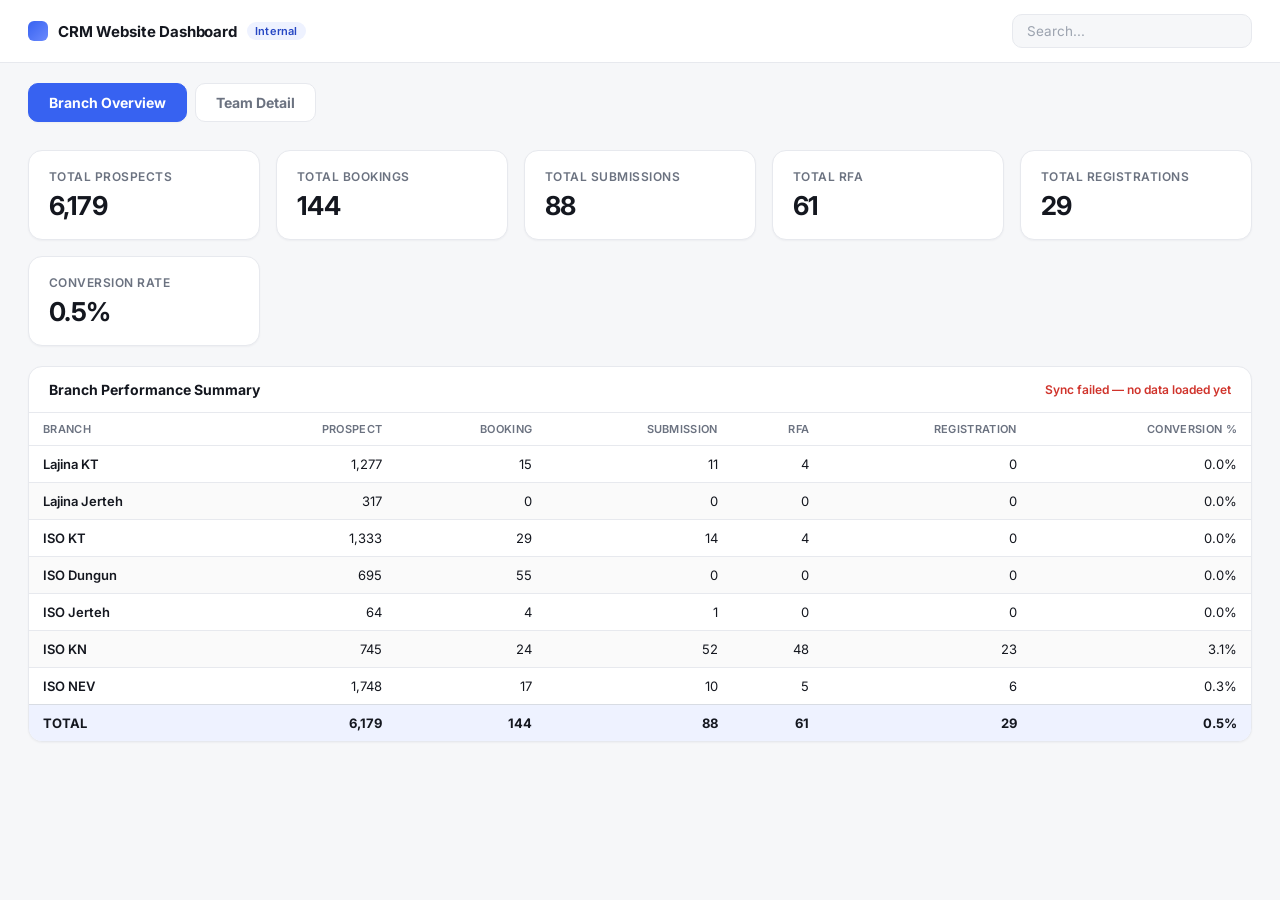
<file: index.html>
<!DOCTYPE html>

<html lang="en">
<head>
<meta charset="utf-8"/>
<meta content="width=device-width, initial-scale=1.0" name="viewport"/>
<title>CRM Website Dashboard</title>
<link href="https://fonts.googleapis.com" rel="preconnect"/>
<link href="https://fonts.googleapis.com/css2?family=Inter:wght@400;500;600;700;800&amp;display=swap" rel="stylesheet"/>
<link href="css/styles.css" rel="stylesheet"/>
</head>
<body>
<div class="app">
<header class="topbar">
<div class="topbar__brand">
<span aria-hidden="true" class="topbar__mark"></span>
<span class="topbar__title">CRM Website Dashboard</span>
<span class="topbar__badge">Internal</span>
</div>
<input aria-label="Search" class="topbar__search" placeholder="Search..." type="search"/>
</header>
<input checked="" class="section-radio" id="section-overview" name="section" type="radio"/>
<input class="section-radio" id="section-detail" name="section" type="radio"/>
<nav class="primary-tabs">
<label class="primary-tab" for="section-overview">Branch Overview</label>
<label class="primary-tab" for="section-detail">Team Detail</label>
</nav>
<main class="app__body primary-panel" id="view-overview">
<section aria-label="Branch summary metrics" class="kpi-row kpi-row--six">
<div class="kpi-card">
<span class="kpi-card__label">Total Prospects</span>
<span class="kpi-card__value" id="kpi-prospect">6,179</span>
</div>
<div class="kpi-card">
<span class="kpi-card__label">Total Bookings</span>
<span class="kpi-card__value" id="kpi-booking">144</span>
</div>
<div class="kpi-card">
<span class="kpi-card__label">Total Submissions</span>
<span class="kpi-card__value" id="kpi-submission">88</span>
</div>
<div class="kpi-card">
<span class="kpi-card__label">Total RFA</span>
<span class="kpi-card__value" id="kpi-rfa">61</span>
</div>
<div class="kpi-card">
<span class="kpi-card__label">Total Registrations</span>
<span class="kpi-card__value" id="kpi-registration">29</span>
</div>
<div class="kpi-card">
<span class="kpi-card__label">Conversion Rate</span>
<span class="kpi-card__value" id="kpi-conversion">0.5%</span>
</div>
</section>
<section aria-label="Branch performance summary" class="table-card">
<div class="table-card__header table-card__header--static">
<span class="table-card__title">Branch Performance Summary</span>
<span class="sync-status" id="sync-status">Live snapshot</span>
</div>
<div class="table-scroll">
<table class="perf-table">
<thead>
<tr>
<th class="col-name">Branch</th>
<th class="num">Prospect</th>
<th class="num">Booking</th>
<th class="num">Submission</th>
<th class="num">RFA</th>
<th class="num">Registration</th>
<th class="num">Conversion %</th>
</tr>
</thead>
<tbody id="branch-rows"><tr><td class="cell-name">Lajina KT</td><td class="num">1,277</td><td class="num">15</td><td class="num">11</td><td class="num">4</td><td class="num">0</td><td class="num">0.0%</td></tr><tr><td class="cell-name">Lajina Jerteh</td><td class="num">317</td><td class="num">0</td><td class="num">0</td><td class="num">0</td><td class="num">0</td><td class="num">0.0%</td></tr><tr><td class="cell-name">ISO KT</td><td class="num">1,333</td><td class="num">29</td><td class="num">14</td><td class="num">4</td><td class="num">0</td><td class="num">0.0%</td></tr><tr><td class="cell-name">ISO Dungun</td><td class="num">695</td><td class="num">55</td><td class="num">0</td><td class="num">0</td><td class="num">0</td><td class="num">0.0%</td></tr><tr><td class="cell-name">ISO Jerteh</td><td class="num">64</td><td class="num">4</td><td class="num">1</td><td class="num">0</td><td class="num">0</td><td class="num">0.0%</td></tr><tr><td class="cell-name">ISO KN</td><td class="num">745</td><td class="num">24</td><td class="num">52</td><td class="num">48</td><td class="num">23</td><td class="num">3.1%</td></tr><tr><td class="cell-name">ISO NEV</td><td class="num">1,748</td><td class="num">17</td><td class="num">10</td><td class="num">5</td><td class="num">6</td><td class="num">0.3%</td></tr></tbody>
<tfoot id="branch-total"><tr class="row--total"><td class="cell-name">TOTAL</td><td class="num">6,179</td><td class="num">144</td><td class="num">88</td><td class="num">61</td><td class="num">29</td><td class="num">0.5%</td></tr></tfoot>
</table>
</div>
</section>
</main>
<main class="app__body primary-panel" id="view-detail">
<section aria-label="Team performance breakdown" class="table-card">
<input class="breakdown-toggle" id="breakdown-toggle" type="checkbox"/>
<input checked="" class="tab-radio" id="tab-dungun" name="team" type="radio"/><input class="tab-radio" id="tab-kn" name="team" type="radio"/><input class="tab-radio" id="tab-jt" name="team" type="radio"/><input class="tab-radio" id="tab-jk" name="team" type="radio"/><input class="tab-radio" id="tab-nev" name="team" type="radio"/>
<div class="table-card__header">
<div class="tab-bar" role="tablist">
<label class="tab-label" for="tab-dungun">ISO Dungun</label><label class="tab-label" for="tab-kn">ISO KN</label><label class="tab-label" for="tab-jt">ISO JT</label><label class="tab-label" for="tab-jk">ISO JK</label><label class="tab-label" for="tab-nev">ISO NEV</label>
</div>
<label class="breakdown-toggle-label" for="breakdown-toggle">
<span aria-hidden="true" class="breakdown-toggle-switch"></span>
            Show channel breakdown
          </label>
</div>
<div class="tab-panels">
<section class="tab-panel" id="panel-dungun">
<div class="table-scroll">
<table class="perf-table">
<thead>
<tr class="perf-table__group-row">
<th colspan="14"></th>
<th class="detail-col detail-col-group dg-onground" colspan="5">On Ground Breakdown</th><th class="detail-col detail-col-group dg-online" colspan="6">Online Activities Breakdown</th><th class="detail-col detail-col-group dg-live" colspan="7">Live Session Breakdown</th><th class="detail-col detail-col-group dg-prospek" colspan="7">Prospect Breakdown</th><th class="detail-col detail-col-group dg-booking" colspan="7">Booking Breakdown</th><th class="detail-col detail-col-group dg-submission" colspan="7">Submission Breakdown</th><th class="detail-col detail-col-group dg-register" colspan="7">Register Breakdown</th>
</tr>
<tr>
<th class="col-name" rowspan="2">SA Name</th><th class="num" rowspan="2">Tagging</th><th class="num" rowspan="2">Grade</th><th class="num" rowspan="2">YOS</th><th class="num" rowspan="2">On Ground</th><th class="num" rowspan="2">Online</th><th class="num" rowspan="2">Live Session</th><th class="num" rowspan="2">Prospect MTD</th><th class="num" rowspan="2">Booking MTD</th><th class="num" rowspan="2">Booking %</th><th class="num" rowspan="2">Submission MTD</th><th class="num" rowspan="2">Submission %</th><th class="num" rowspan="2">Register MTD</th><th class="num" rowspan="2">Register %</th>
<th class="num detail-col dg-onground dg-onground-first">HIT &amp; RUN</th><th class="num detail-col dg-onground">CANVASSING</th><th class="num detail-col dg-onground">ROADSHOW</th><th class="num detail-col dg-onground">LOCALIZATION</th><th class="num detail-col dg-onground">WALK IN</th><th class="num detail-col dg-online dg-online-first">SAGA</th><th class="num detail-col dg-online">PERS.</th><th class="num detail-col dg-online">S70</th><th class="num detail-col dg-online">X50</th><th class="num detail-col dg-online">X70</th><th class="num detail-col dg-online">X90</th><th class="num detail-col dg-live dg-live-first">SAGA</th><th class="num detail-col dg-live">PERS.</th><th class="num detail-col dg-live">S70</th><th class="num detail-col dg-live">X50</th><th class="num detail-col dg-live">X70</th><th class="num detail-col dg-live">X90</th><th class="num detail-col dg-live">BOOSTING</th><th class="num detail-col dg-prospek dg-prospek-first">SAGA</th><th class="num detail-col dg-prospek">PERS.</th><th class="num detail-col dg-prospek">S70</th><th class="num detail-col dg-prospek">X50</th><th class="num detail-col dg-prospek">X70</th><th class="num detail-col dg-prospek">X90</th><th class="num detail-col dg-prospek">E.MAS</th><th class="num detail-col dg-booking dg-booking-first">SAGA</th><th class="num detail-col dg-booking">PERS.</th><th class="num detail-col dg-booking">S70</th><th class="num detail-col dg-booking">X50</th><th class="num detail-col dg-booking">X70</th><th class="num detail-col dg-booking">X90</th><th class="num detail-col dg-booking">E.MAS</th><th class="num detail-col dg-submission dg-submission-first">SAGA</th><th class="num detail-col dg-submission">PERS.</th><th class="num detail-col dg-submission">S70</th><th class="num detail-col dg-submission">X50</th><th class="num detail-col dg-submission">X70</th><th class="num detail-col dg-submission">X90</th><th class="num detail-col dg-submission">E.MAS</th><th class="num detail-col dg-register dg-register-first">SAGA</th><th class="num detail-col dg-register">PERS.</th><th class="num detail-col dg-register">S70</th><th class="num detail-col dg-register">X50</th><th class="num detail-col dg-register">X70</th><th class="num detail-col dg-register">X90</th><th class="num detail-col dg-register">E.MAS</th>
</tr>
</thead>
<tbody id="rows-dungun"><tr><td class="cell-name">TAHA</td><td><span class="badge badge--yes">Y</span></td><td>A</td><td>6 YR</td><td class="num">4</td><td class="num">0</td><td class="num">0</td><td class="num">45</td><td class="num">13</td><td class="num">28.9%</td><td class="num">7</td><td class="num">53.8%</td><td class="num">4</td><td class="num">–</td><td class="num detail-col dg-onground dg-onground-first">0</td><td class="num detail-col dg-onground">0</td><td class="num detail-col dg-onground">4</td><td class="num detail-col dg-onground">0</td><td class="num detail-col dg-onground">0</td><td class="num detail-col dg-online dg-online-first">0</td><td class="num detail-col dg-online">0</td><td class="num detail-col dg-online">0</td><td class="num detail-col dg-online">0</td><td class="num detail-col dg-online">0</td><td class="num detail-col dg-online">0</td><td class="num detail-col dg-live dg-live-first">0</td><td class="num detail-col dg-live">0</td><td class="num detail-col dg-live">0</td><td class="num detail-col dg-live">0</td><td class="num detail-col dg-live">0</td><td class="num detail-col dg-live">0</td><td class="num detail-col dg-live">0</td><td class="num detail-col dg-prospek dg-prospek-first">27</td><td class="num detail-col dg-prospek">1</td><td class="num detail-col dg-prospek">12</td><td class="num detail-col dg-prospek">5</td><td class="num detail-col dg-prospek">0</td><td class="num detail-col dg-prospek">0</td><td class="num detail-col dg-prospek">0</td><td class="num detail-col dg-booking dg-booking-first">11</td><td class="num detail-col dg-booking">0</td><td class="num detail-col dg-booking">1</td><td class="num detail-col dg-booking">1</td><td class="num detail-col dg-booking">0</td><td class="num detail-col dg-booking">0</td><td class="num detail-col dg-booking">0</td><td class="num detail-col dg-submission dg-submission-first">5</td><td class="num detail-col dg-submission">0</td><td class="num detail-col dg-submission">1</td><td class="num detail-col dg-submission">0</td><td class="num detail-col dg-submission">1</td><td class="num detail-col dg-submission">0</td><td class="num detail-col dg-submission">0</td><td class="num detail-col dg-register dg-register-first">3</td><td class="num detail-col dg-register">0</td><td class="num detail-col dg-register">0</td><td class="num detail-col dg-register">0</td><td class="num detail-col dg-register">1</td><td class="num detail-col dg-register">0</td><td class="num detail-col dg-register">0</td></tr><tr><td class="cell-name">ZUL</td><td><span class="badge badge--yes">Y</span></td><td>A</td><td>3 YR</td><td class="num">5</td><td class="num">0</td><td class="num">2</td><td class="num">30</td><td class="num">1</td><td class="num">3.3%</td><td class="num">0</td><td class="num">0.0%</td><td class="num">0</td><td class="num">–</td><td class="num detail-col dg-onground dg-onground-first">0</td><td class="num detail-col dg-onground">0</td><td class="num detail-col dg-onground">4</td><td class="num detail-col dg-onground">0</td><td class="num detail-col dg-onground">1</td><td class="num detail-col dg-online dg-online-first">2</td><td class="num detail-col dg-online">0</td><td class="num detail-col dg-online">0</td><td class="num detail-col dg-online">0</td><td class="num detail-col dg-online">0</td><td class="num detail-col dg-online">0</td><td class="num detail-col dg-live dg-live-first">2</td><td class="num detail-col dg-live">0</td><td class="num detail-col dg-live">0</td><td class="num detail-col dg-live">0</td><td class="num detail-col dg-live">0</td><td class="num detail-col dg-live">0</td><td class="num detail-col dg-live">0</td><td class="num detail-col dg-prospek dg-prospek-first">18</td><td class="num detail-col dg-prospek">2</td><td class="num detail-col dg-prospek">5</td><td class="num detail-col dg-prospek">0</td><td class="num detail-col dg-prospek">2</td><td class="num detail-col dg-prospek">0</td><td class="num detail-col dg-prospek">3</td><td class="num detail-col dg-booking dg-booking-first">1</td><td class="num detail-col dg-booking">0</td><td class="num detail-col dg-booking">0</td><td class="num detail-col dg-booking">0</td><td class="num detail-col dg-booking">0</td><td class="num detail-col dg-booking">0</td><td class="num detail-col dg-booking">0</td><td class="num detail-col dg-submission dg-submission-first">0</td><td class="num detail-col dg-submission">0</td><td class="num detail-col dg-submission">0</td><td class="num detail-col dg-submission">0</td><td class="num detail-col dg-submission">0</td><td class="num detail-col dg-submission">0</td><td class="num detail-col dg-submission">0</td><td class="num detail-col dg-register dg-register-first">0</td><td class="num detail-col dg-register">0</td><td class="num detail-col dg-register">0</td><td class="num detail-col dg-register">0</td><td class="num detail-col dg-register">0</td><td class="num detail-col dg-register">0</td><td class="num detail-col dg-register">0</td></tr><tr><td class="cell-name">AMIR</td><td><span class="badge badge--yes">Y</span></td><td>A</td><td>5 YR</td><td class="num">1</td><td class="num">2</td><td class="num">6</td><td class="num">62</td><td class="num">8</td><td class="num">12.9%</td><td class="num">4</td><td class="num">50.0%</td><td class="num">0</td><td class="num">–</td><td class="num detail-col dg-onground dg-onground-first">0</td><td class="num detail-col dg-onground">0</td><td class="num detail-col dg-onground">1</td><td class="num detail-col dg-onground">0</td><td class="num detail-col dg-onground">0</td><td class="num detail-col dg-online dg-online-first">12</td><td class="num detail-col dg-online">0</td><td class="num detail-col dg-online">0</td><td class="num detail-col dg-online">2</td><td class="num detail-col dg-online">0</td><td class="num detail-col dg-online">0</td><td class="num detail-col dg-live dg-live-first">6</td><td class="num detail-col dg-live">0</td><td class="num detail-col dg-live">0</td><td class="num detail-col dg-live">0</td><td class="num detail-col dg-live">0</td><td class="num detail-col dg-live">0</td><td class="num detail-col dg-live">0</td><td class="num detail-col dg-prospek dg-prospek-first">54</td><td class="num detail-col dg-prospek">0</td><td class="num detail-col dg-prospek">4</td><td class="num detail-col dg-prospek">4</td><td class="num detail-col dg-prospek">0</td><td class="num detail-col dg-prospek">0</td><td class="num detail-col dg-prospek">0</td><td class="num detail-col dg-booking dg-booking-first">8</td><td class="num detail-col dg-booking">0</td><td class="num detail-col dg-booking">0</td><td class="num detail-col dg-booking">0</td><td class="num detail-col dg-booking">0</td><td class="num detail-col dg-booking">0</td><td class="num detail-col dg-booking">0</td><td class="num detail-col dg-submission dg-submission-first">4</td><td class="num detail-col dg-submission">0</td><td class="num detail-col dg-submission">0</td><td class="num detail-col dg-submission">0</td><td class="num detail-col dg-submission">0</td><td class="num detail-col dg-submission">0</td><td class="num detail-col dg-submission">0</td><td class="num detail-col dg-register dg-register-first">0</td><td class="num detail-col dg-register">0</td><td class="num detail-col dg-register">0</td><td class="num detail-col dg-register">0</td><td class="num detail-col dg-register">0</td><td class="num detail-col dg-register">0</td><td class="num detail-col dg-register">0</td></tr><tr><td class="cell-name">SYAHIRAH</td><td><span class="badge badge--yes">Y</span></td><td>B</td><td>5 YR</td><td class="num">0</td><td class="num">0</td><td class="num">0</td><td class="num">0</td><td class="num">0</td><td class="num">–</td><td class="num">0</td><td class="num">–</td><td class="num">0</td><td class="num">–</td><td class="num detail-col dg-onground dg-onground-first">0</td><td class="num detail-col dg-onground">0</td><td class="num detail-col dg-onground">0</td><td class="num detail-col dg-onground">0</td><td class="num detail-col dg-onground">0</td><td class="num detail-col dg-online dg-online-first">0</td><td class="num detail-col dg-online">0</td><td class="num detail-col dg-online">0</td><td class="num detail-col dg-online">0</td><td class="num detail-col dg-online">0</td><td class="num detail-col dg-online">0</td><td class="num detail-col dg-live dg-live-first">0</td><td class="num detail-col dg-live">0</td><td class="num detail-col dg-live">0</td><td class="num detail-col dg-live">0</td><td class="num detail-col dg-live">0</td><td class="num detail-col dg-live">0</td><td class="num detail-col dg-live">0</td><td class="num detail-col dg-prospek dg-prospek-first">0</td><td class="num detail-col dg-prospek">0</td><td class="num detail-col dg-prospek">0</td><td class="num detail-col dg-prospek">0</td><td class="num detail-col dg-prospek">0</td><td class="num detail-col dg-prospek">0</td><td class="num detail-col dg-prospek">0</td><td class="num detail-col dg-booking dg-booking-first">0</td><td class="num detail-col dg-booking">0</td><td class="num detail-col dg-booking">0</td><td class="num detail-col dg-booking">0</td><td class="num detail-col dg-booking">0</td><td class="num detail-col dg-booking">0</td><td class="num detail-col dg-booking">0</td><td class="num detail-col dg-submission dg-submission-first">0</td><td class="num detail-col dg-submission">0</td><td class="num detail-col dg-submission">0</td><td class="num detail-col dg-submission">0</td><td class="num detail-col dg-submission">0</td><td class="num detail-col dg-submission">0</td><td class="num detail-col dg-submission">0</td><td class="num detail-col dg-register dg-register-first">0</td><td class="num detail-col dg-register">0</td><td class="num detail-col dg-register">0</td><td class="num detail-col dg-register">0</td><td class="num detail-col dg-register">0</td><td class="num detail-col dg-register">0</td><td class="num detail-col dg-register">0</td></tr><tr><td class="cell-name">AIN</td><td><span class="badge badge--yes">Y</span></td><td>A</td><td>5 YR</td><td class="num">13</td><td class="num">5</td><td class="num">1</td><td class="num">29</td><td class="num">3</td><td class="num">10.3%</td><td class="num">0</td><td class="num">0.0%</td><td class="num">0</td><td class="num">–</td><td class="num detail-col dg-onground dg-onground-first">0</td><td class="num detail-col dg-onground">0</td><td class="num detail-col dg-onground">5</td><td class="num detail-col dg-onground">0</td><td class="num detail-col dg-onground">8</td><td class="num detail-col dg-online dg-online-first">1</td><td class="num detail-col dg-online">0</td><td class="num detail-col dg-online">2</td><td class="num detail-col dg-online">1</td><td class="num detail-col dg-online">2</td><td class="num detail-col dg-online">0</td><td class="num detail-col dg-live dg-live-first">1</td><td class="num detail-col dg-live">0</td><td class="num detail-col dg-live">0</td><td class="num detail-col dg-live">0</td><td class="num detail-col dg-live">0</td><td class="num detail-col dg-live">0</td><td class="num detail-col dg-live">0</td><td class="num detail-col dg-prospek dg-prospek-first">24</td><td class="num detail-col dg-prospek">0</td><td class="num detail-col dg-prospek">2</td><td class="num detail-col dg-prospek">1</td><td class="num detail-col dg-prospek">1</td><td class="num detail-col dg-prospek">0</td><td class="num detail-col dg-prospek">1</td><td class="num detail-col dg-booking dg-booking-first">2</td><td class="num detail-col dg-booking">0</td><td class="num detail-col dg-booking">0</td><td class="num detail-col dg-booking">0</td><td class="num detail-col dg-booking">0</td><td class="num detail-col dg-booking">0</td><td class="num detail-col dg-booking">1</td><td class="num detail-col dg-submission dg-submission-first">0</td><td class="num detail-col dg-submission">0</td><td class="num detail-col dg-submission">0</td><td class="num detail-col dg-submission">0</td><td class="num detail-col dg-submission">0</td><td class="num detail-col dg-submission">0</td><td class="num detail-col dg-submission">0</td><td class="num detail-col dg-register dg-register-first">0</td><td class="num detail-col dg-register">0</td><td class="num detail-col dg-register">0</td><td class="num detail-col dg-register">0</td><td class="num detail-col dg-register">0</td><td class="num detail-col dg-register">0</td><td class="num detail-col dg-register">0</td></tr><tr><td class="cell-name">FARAH</td><td><span class="badge badge--yes">Y</span></td><td>A</td><td>2 YR</td><td class="num">12</td><td class="num">3</td><td class="num">3</td><td class="num">53</td><td class="num">2</td><td class="num">3.8%</td><td class="num">3</td><td class="num">150.0%</td><td class="num">1</td><td class="num">–</td><td class="num detail-col dg-onground dg-onground-first">0</td><td class="num detail-col dg-onground">0</td><td class="num detail-col dg-onground">4</td><td class="num detail-col dg-onground">0</td><td class="num detail-col dg-onground">8</td><td class="num detail-col dg-online dg-online-first">1</td><td class="num detail-col dg-online">0</td><td class="num detail-col dg-online">1</td><td class="num detail-col dg-online">2</td><td class="num detail-col dg-online">0</td><td class="num detail-col dg-online">0</td><td class="num detail-col dg-live dg-live-first">2</td><td class="num detail-col dg-live">0</td><td class="num detail-col dg-live">0</td><td class="num detail-col dg-live">1</td><td class="num detail-col dg-live">0</td><td class="num detail-col dg-live">0</td><td class="num detail-col dg-live">0</td><td class="num detail-col dg-prospek dg-prospek-first">40</td><td class="num detail-col dg-prospek">6</td><td class="num detail-col dg-prospek">5</td><td class="num detail-col dg-prospek">1</td><td class="num detail-col dg-prospek">0</td><td class="num detail-col dg-prospek">0</td><td class="num detail-col dg-prospek">1</td><td class="num detail-col dg-booking dg-booking-first">2</td><td class="num detail-col dg-booking">0</td><td class="num detail-col dg-booking">0</td><td class="num detail-col dg-booking">0</td><td class="num detail-col dg-booking">0</td><td class="num detail-col dg-booking">0</td><td class="num detail-col dg-booking">0</td><td class="num detail-col dg-submission dg-submission-first">3</td><td class="num detail-col dg-submission">0</td><td class="num detail-col dg-submission">0</td><td class="num detail-col dg-submission">0</td><td class="num detail-col dg-submission">0</td><td class="num detail-col dg-submission">0</td><td class="num detail-col dg-submission">0</td><td class="num detail-col dg-register dg-register-first">0</td><td class="num detail-col dg-register">0</td><td class="num detail-col dg-register">0</td><td class="num detail-col dg-register">0</td><td class="num detail-col dg-register">1</td><td class="num detail-col dg-register">0</td><td class="num detail-col dg-register">0</td></tr><tr><td class="cell-name">AMIRA</td><td><span class="badge badge--yes">Y</span></td><td>A</td><td>2 YR</td><td class="num">20</td><td class="num">0</td><td class="num">1</td><td class="num">30</td><td class="num">6</td><td class="num">20.0%</td><td class="num">0</td><td class="num">0.0%</td><td class="num">0</td><td class="num">–</td><td class="num detail-col dg-onground dg-onground-first">0</td><td class="num detail-col dg-onground">0</td><td class="num detail-col dg-onground">4</td><td class="num detail-col dg-onground">0</td><td class="num detail-col dg-onground">16</td><td class="num detail-col dg-online dg-online-first">0</td><td class="num detail-col dg-online">0</td><td class="num detail-col dg-online">0</td><td class="num detail-col dg-online">0</td><td class="num detail-col dg-online">0</td><td class="num detail-col dg-online">0</td><td class="num detail-col dg-live dg-live-first">1</td><td class="num detail-col dg-live">0</td><td class="num detail-col dg-live">0</td><td class="num detail-col dg-live">0</td><td class="num detail-col dg-live">0</td><td class="num detail-col dg-live">0</td><td class="num detail-col dg-live">0</td><td class="num detail-col dg-prospek dg-prospek-first">17</td><td class="num detail-col dg-prospek">5</td><td class="num detail-col dg-prospek">3</td><td class="num detail-col dg-prospek">4</td><td class="num detail-col dg-prospek">0</td><td class="num detail-col dg-prospek">0</td><td class="num detail-col dg-prospek">1</td><td class="num detail-col dg-booking dg-booking-first">6</td><td class="num detail-col dg-booking">0</td><td class="num detail-col dg-booking">0</td><td class="num detail-col dg-booking">0</td><td class="num detail-col dg-booking">0</td><td class="num detail-col dg-booking">0</td><td class="num detail-col dg-booking">0</td><td class="num detail-col dg-submission dg-submission-first">0</td><td class="num detail-col dg-submission">0</td><td class="num detail-col dg-submission">0</td><td class="num detail-col dg-submission">0</td><td class="num detail-col dg-submission">0</td><td class="num detail-col dg-submission">0</td><td class="num detail-col dg-submission">0</td><td class="num detail-col dg-register dg-register-first">0</td><td class="num detail-col dg-register">0</td><td class="num detail-col dg-register">0</td><td class="num detail-col dg-register">0</td><td class="num detail-col dg-register">0</td><td class="num detail-col dg-register">0</td><td class="num detail-col dg-register">0</td></tr><tr><td class="cell-name">ATIKAH</td><td><span class="badge badge--yes">Y</span></td><td>B</td><td>5 YR</td><td class="num">7</td><td class="num">5</td><td class="num">1</td><td class="num">24</td><td class="num">3</td><td class="num">12.5%</td><td class="num">1</td><td class="num">33.3%</td><td class="num">0</td><td class="num">–</td><td class="num detail-col dg-onground dg-onground-first">0</td><td class="num detail-col dg-onground">0</td><td class="num detail-col dg-onground">7</td><td class="num detail-col dg-onground">0</td><td class="num detail-col dg-onground">0</td><td class="num detail-col dg-online dg-online-first">4</td><td class="num detail-col dg-online">0</td><td class="num detail-col dg-online">0</td><td class="num detail-col dg-online">5</td><td class="num detail-col dg-online">0</td><td class="num detail-col dg-online">0</td><td class="num detail-col dg-live dg-live-first">1</td><td class="num detail-col dg-live">0</td><td class="num detail-col dg-live">0</td><td class="num detail-col dg-live">0</td><td class="num detail-col dg-live">0</td><td class="num detail-col dg-live">0</td><td class="num detail-col dg-live">0</td><td class="num detail-col dg-prospek dg-prospek-first">16</td><td class="num detail-col dg-prospek">1</td><td class="num detail-col dg-prospek">5</td><td class="num detail-col dg-prospek">0</td><td class="num detail-col dg-prospek">1</td><td class="num detail-col dg-prospek">0</td><td class="num detail-col dg-prospek">1</td><td class="num detail-col dg-booking dg-booking-first">1</td><td class="num detail-col dg-booking">0</td><td class="num detail-col dg-booking">2</td><td class="num detail-col dg-booking">0</td><td class="num detail-col dg-booking">0</td><td class="num detail-col dg-booking">0</td><td class="num detail-col dg-booking">0</td><td class="num detail-col dg-submission dg-submission-first">1</td><td class="num detail-col dg-submission">0</td><td class="num detail-col dg-submission">0</td><td class="num detail-col dg-submission">0</td><td class="num detail-col dg-submission">0</td><td class="num detail-col dg-submission">0</td><td class="num detail-col dg-submission">0</td><td class="num detail-col dg-register dg-register-first">0</td><td class="num detail-col dg-register">0</td><td class="num detail-col dg-register">0</td><td class="num detail-col dg-register">0</td><td class="num detail-col dg-register">0</td><td class="num detail-col dg-register">0</td><td class="num detail-col dg-register">0</td></tr><tr><td class="cell-name">NIEYA</td><td><span class="badge badge--no">N</span></td><td>A</td><td>3 YR</td><td class="num">15</td><td class="num">3</td><td class="num">1</td><td class="num">19</td><td class="num">1</td><td class="num">5.3%</td><td class="num">1</td><td class="num">100.0%</td><td class="num">2</td><td class="num">–</td><td class="num detail-col dg-onground dg-onground-first">0</td><td class="num detail-col dg-onground">0</td><td class="num detail-col dg-onground">4</td><td class="num detail-col dg-onground">0</td><td class="num detail-col dg-onground">11</td><td class="num detail-col dg-online dg-online-first">2</td><td class="num detail-col dg-online">0</td><td class="num detail-col dg-online">1</td><td class="num detail-col dg-online">2</td><td class="num detail-col dg-online">0</td><td class="num detail-col dg-online">0</td><td class="num detail-col dg-live dg-live-first">1</td><td class="num detail-col dg-live">0</td><td class="num detail-col dg-live">0</td><td class="num detail-col dg-live">0</td><td class="num detail-col dg-live">0</td><td class="num detail-col dg-live">0</td><td class="num detail-col dg-live">0</td><td class="num detail-col dg-prospek dg-prospek-first">16</td><td class="num detail-col dg-prospek">3</td><td class="num detail-col dg-prospek">0</td><td class="num detail-col dg-prospek">0</td><td class="num detail-col dg-prospek">0</td><td class="num detail-col dg-prospek">0</td><td class="num detail-col dg-prospek">0</td><td class="num detail-col dg-booking dg-booking-first">1</td><td class="num detail-col dg-booking">0</td><td class="num detail-col dg-booking">0</td><td class="num detail-col dg-booking">0</td><td class="num detail-col dg-booking">0</td><td class="num detail-col dg-booking">0</td><td class="num detail-col dg-booking">0</td><td class="num detail-col dg-submission dg-submission-first">1</td><td class="num detail-col dg-submission">0</td><td class="num detail-col dg-submission">0</td><td class="num detail-col dg-submission">0</td><td class="num detail-col dg-submission">0</td><td class="num detail-col dg-submission">0</td><td class="num detail-col dg-submission">0</td><td class="num detail-col dg-register dg-register-first">1</td><td class="num detail-col dg-register">0</td><td class="num detail-col dg-register">1</td><td class="num detail-col dg-register">0</td><td class="num detail-col dg-register">0</td><td class="num detail-col dg-register">0</td><td class="num detail-col dg-register">0</td></tr><tr><td class="cell-name">AZUWA</td><td><span class="badge badge--yes">Y</span></td><td>B</td><td>5 YR</td><td class="num">10</td><td class="num">4</td><td class="num">1</td><td class="num">44</td><td class="num">1</td><td class="num">2.3%</td><td class="num">1</td><td class="num">100.0%</td><td class="num">0</td><td class="num">–</td><td class="num detail-col dg-onground dg-onground-first">0</td><td class="num detail-col dg-onground">0</td><td class="num detail-col dg-onground">6</td><td class="num detail-col dg-onground">0</td><td class="num detail-col dg-onground">4</td><td class="num detail-col dg-online dg-online-first">1</td><td class="num detail-col dg-online">0</td><td class="num detail-col dg-online">2</td><td class="num detail-col dg-online">2</td><td class="num detail-col dg-online">0</td><td class="num detail-col dg-online">0</td><td class="num detail-col dg-live dg-live-first">1</td><td class="num detail-col dg-live">0</td><td class="num detail-col dg-live">0</td><td class="num detail-col dg-live">0</td><td class="num detail-col dg-live">0</td><td class="num detail-col dg-live">0</td><td class="num detail-col dg-live">0</td><td class="num detail-col dg-prospek dg-prospek-first">22</td><td class="num detail-col dg-prospek">4</td><td class="num detail-col dg-prospek">5</td><td class="num detail-col dg-prospek">2</td><td class="num detail-col dg-prospek">1</td><td class="num detail-col dg-prospek">3</td><td class="num detail-col dg-prospek">7</td><td class="num detail-col dg-booking dg-booking-first">0</td><td class="num detail-col dg-booking">1</td><td class="num detail-col dg-booking">0</td><td class="num detail-col dg-booking">0</td><td class="num detail-col dg-booking">0</td><td class="num detail-col dg-booking">0</td><td class="num detail-col dg-booking">0</td><td class="num detail-col dg-submission dg-submission-first">0</td><td class="num detail-col dg-submission">1</td><td class="num detail-col dg-submission">0</td><td class="num detail-col dg-submission">0</td><td class="num detail-col dg-submission">0</td><td class="num detail-col dg-submission">0</td><td class="num detail-col dg-submission">0</td><td class="num detail-col dg-register dg-register-first">0</td><td class="num detail-col dg-register">0</td><td class="num detail-col dg-register">0</td><td class="num detail-col dg-register">0</td><td class="num detail-col dg-register">0</td><td class="num detail-col dg-register">0</td><td class="num detail-col dg-register">0</td></tr><tr><td class="cell-name">HALIM</td><td><span class="badge badge--yes">Y</span></td><td>B</td><td>2 YR</td><td class="num">5</td><td class="num">6</td><td class="num">1</td><td class="num">16</td><td class="num">1</td><td class="num">6.2%</td><td class="num">1</td><td class="num">100.0%</td><td class="num">0</td><td class="num">–</td><td class="num detail-col dg-onground dg-onground-first">0</td><td class="num detail-col dg-onground">0</td><td class="num detail-col dg-onground">5</td><td class="num detail-col dg-onground">0</td><td class="num detail-col dg-onground">0</td><td class="num detail-col dg-online dg-online-first">2</td><td class="num detail-col dg-online">0</td><td class="num detail-col dg-online">1</td><td class="num detail-col dg-online">5</td><td class="num detail-col dg-online">0</td><td class="num detail-col dg-online">0</td><td class="num detail-col dg-live dg-live-first">1</td><td class="num detail-col dg-live">0</td><td class="num detail-col dg-live">0</td><td class="num detail-col dg-live">0</td><td class="num detail-col dg-live">0</td><td class="num detail-col dg-live">0</td><td class="num detail-col dg-live">0</td><td class="num detail-col dg-prospek dg-prospek-first">8</td><td class="num detail-col dg-prospek">0</td><td class="num detail-col dg-prospek">2</td><td class="num detail-col dg-prospek">1</td><td class="num detail-col dg-prospek">0</td><td class="num detail-col dg-prospek">1</td><td class="num detail-col dg-prospek">4</td><td class="num detail-col dg-booking dg-booking-first">1</td><td class="num detail-col dg-booking">0</td><td class="num detail-col dg-booking">0</td><td class="num detail-col dg-booking">0</td><td class="num detail-col dg-booking">0</td><td class="num detail-col dg-booking">0</td><td class="num detail-col dg-booking">0</td><td class="num detail-col dg-submission dg-submission-first">1</td><td class="num detail-col dg-submission">0</td><td class="num detail-col dg-submission">0</td><td class="num detail-col dg-submission">0</td><td class="num detail-col dg-submission">0</td><td class="num detail-col dg-submission">0</td><td class="num detail-col dg-submission">0</td><td class="num detail-col dg-register dg-register-first">0</td><td class="num detail-col dg-register">0</td><td class="num detail-col dg-register">0</td><td class="num detail-col dg-register">0</td><td class="num detail-col dg-register">0</td><td class="num detail-col dg-register">0</td><td class="num detail-col dg-register">0</td></tr><tr><td class="cell-name">BASEL</td><td><span class="badge badge--no">N</span></td><td>B</td><td>2W</td><td class="num">5</td><td class="num">0</td><td class="num">0</td><td class="num">44</td><td class="num">3</td><td class="num">6.8%</td><td class="num">0</td><td class="num">0.0%</td><td class="num">0</td><td class="num">–</td><td class="num detail-col dg-onground dg-onground-first">0</td><td class="num detail-col dg-onground">1</td><td class="num detail-col dg-onground">4</td><td class="num detail-col dg-onground">0</td><td class="num detail-col dg-onground">0</td><td class="num detail-col dg-online dg-online-first">0</td><td class="num detail-col dg-online">0</td><td class="num detail-col dg-online">0</td><td class="num detail-col dg-online">0</td><td class="num detail-col dg-online">0</td><td class="num detail-col dg-online">0</td><td class="num detail-col dg-live dg-live-first">0</td><td class="num detail-col dg-live">0</td><td class="num detail-col dg-live">0</td><td class="num detail-col dg-live">0</td><td class="num detail-col dg-live">0</td><td class="num detail-col dg-live">0</td><td class="num detail-col dg-live">0</td><td class="num detail-col dg-prospek dg-prospek-first">27</td><td class="num detail-col dg-prospek">0</td><td class="num detail-col dg-prospek">5</td><td class="num detail-col dg-prospek">9</td><td class="num detail-col dg-prospek">0</td><td class="num detail-col dg-prospek">0</td><td class="num detail-col dg-prospek">3</td><td class="num detail-col dg-booking dg-booking-first">2</td><td class="num detail-col dg-booking">0</td><td class="num detail-col dg-booking">0</td><td class="num detail-col dg-booking">1</td><td class="num detail-col dg-booking">0</td><td class="num detail-col dg-booking">0</td><td class="num detail-col dg-booking">0</td><td class="num detail-col dg-submission dg-submission-first">0</td><td class="num detail-col dg-submission">0</td><td class="num detail-col dg-submission">0</td><td class="num detail-col dg-submission">0</td><td class="num detail-col dg-submission">0</td><td class="num detail-col dg-submission">0</td><td class="num detail-col dg-submission">0</td><td class="num detail-col dg-register dg-register-first">0</td><td class="num detail-col dg-register">0</td><td class="num detail-col dg-register">0</td><td class="num detail-col dg-register">0</td><td class="num detail-col dg-register">0</td><td class="num detail-col dg-register">0</td><td class="num detail-col dg-register">0</td></tr><tr><td class="cell-name">NAZMI</td><td><span class="badge badge--no">N</span></td><td>–</td><td>1M</td><td class="num">0</td><td class="num">0</td><td class="num">0</td><td class="num">10</td><td class="num">3</td><td class="num">30.0%</td><td class="num">0</td><td class="num">0.0%</td><td class="num">0</td><td class="num">–</td><td class="num detail-col dg-onground dg-onground-first">0</td><td class="num detail-col dg-onground">0</td><td class="num detail-col dg-onground">4</td><td class="num detail-col dg-onground">0</td><td class="num detail-col dg-onground">0</td><td class="num detail-col dg-online dg-online-first">0</td><td class="num detail-col dg-online">0</td><td class="num detail-col dg-online">0</td><td class="num detail-col dg-online">0</td><td class="num detail-col dg-online">0</td><td class="num detail-col dg-online">0</td><td class="num detail-col dg-live dg-live-first">0</td><td class="num detail-col dg-live">0</td><td class="num detail-col dg-live">0</td><td class="num detail-col dg-live">0</td><td class="num detail-col dg-live">0</td><td class="num detail-col dg-live">0</td><td class="num detail-col dg-live">0</td><td class="num detail-col dg-prospek dg-prospek-first">6</td><td class="num detail-col dg-prospek">0</td><td class="num detail-col dg-prospek">0</td><td class="num detail-col dg-prospek">1</td><td class="num detail-col dg-prospek">0</td><td class="num detail-col dg-prospek">3</td><td class="num detail-col dg-prospek">0</td><td class="num detail-col dg-booking dg-booking-first">2</td><td class="num detail-col dg-booking">0</td><td class="num detail-col dg-booking">0</td><td class="num detail-col dg-booking">0</td><td class="num detail-col dg-booking">0</td><td class="num detail-col dg-booking">1</td><td class="num detail-col dg-booking">0</td><td class="num detail-col dg-submission dg-submission-first">0</td><td class="num detail-col dg-submission">0</td><td class="num detail-col dg-submission">0</td><td class="num detail-col dg-submission">0</td><td class="num detail-col dg-submission">0</td><td class="num detail-col dg-submission">0</td><td class="num detail-col dg-submission">0</td><td class="num detail-col dg-register dg-register-first">0</td><td class="num detail-col dg-register">0</td><td class="num detail-col dg-register">0</td><td class="num detail-col dg-register">0</td><td class="num detail-col dg-register">0</td><td class="num detail-col dg-register">0</td><td class="num detail-col dg-register">0</td></tr><tr><td class="cell-name">LUQMAN</td><td><span class="badge badge--no">N</span></td><td>B</td><td>1M</td><td class="num">15</td><td class="num">4</td><td class="num">0</td><td class="num">9</td><td class="num">0</td><td class="num">0.0%</td><td class="num">0</td><td class="num">–</td><td class="num">0</td><td class="num">–</td><td class="num detail-col dg-onground dg-onground-first">2</td><td class="num detail-col dg-onground">5</td><td class="num detail-col dg-onground">8</td><td class="num detail-col dg-onground">0</td><td class="num detail-col dg-onground">0</td><td class="num detail-col dg-online dg-online-first">3</td><td class="num detail-col dg-online">0</td><td class="num detail-col dg-online">2</td><td class="num detail-col dg-online">2</td><td class="num detail-col dg-online">0</td><td class="num detail-col dg-online">0</td><td class="num detail-col dg-live dg-live-first">0</td><td class="num detail-col dg-live">0</td><td class="num detail-col dg-live">0</td><td class="num detail-col dg-live">0</td><td class="num detail-col dg-live">0</td><td class="num detail-col dg-live">0</td><td class="num detail-col dg-live">0</td><td class="num detail-col dg-prospek dg-prospek-first">4</td><td class="num detail-col dg-prospek">0</td><td class="num detail-col dg-prospek">1</td><td class="num detail-col dg-prospek">0</td><td class="num detail-col dg-prospek">0</td><td class="num detail-col dg-prospek">0</td><td class="num detail-col dg-prospek">4</td><td class="num detail-col dg-booking dg-booking-first">0</td><td class="num detail-col dg-booking">0</td><td class="num detail-col dg-booking">0</td><td class="num detail-col dg-booking">0</td><td class="num detail-col dg-booking">0</td><td class="num detail-col dg-booking">0</td><td class="num detail-col dg-booking">0</td><td class="num detail-col dg-submission dg-submission-first">0</td><td class="num detail-col dg-submission">0</td><td class="num detail-col dg-submission">0</td><td class="num detail-col dg-submission">0</td><td class="num detail-col dg-submission">0</td><td class="num detail-col dg-submission">0</td><td class="num detail-col dg-submission">0</td><td class="num detail-col dg-register dg-register-first">0</td><td class="num detail-col dg-register">0</td><td class="num detail-col dg-register">0</td><td class="num detail-col dg-register">0</td><td class="num detail-col dg-register">0</td><td class="num detail-col dg-register">0</td><td class="num detail-col dg-register">0</td></tr><tr><td class="cell-name">HIDAYAT (R)</td><td><span class="badge badge--no">N</span></td><td>–</td><td>1W</td><td class="num">0</td><td class="num">0</td><td class="num">0</td><td class="num">6</td><td class="num">0</td><td class="num">0.0%</td><td class="num">0</td><td class="num">–</td><td class="num">0</td><td class="num">–</td><td class="num detail-col dg-onground dg-onground-first">0</td><td class="num detail-col dg-onground">0</td><td class="num detail-col dg-onground">0</td><td class="num detail-col dg-onground">0</td><td class="num detail-col dg-onground">0</td><td class="num detail-col dg-online dg-online-first">0</td><td class="num detail-col dg-online">0</td><td class="num detail-col dg-online">0</td><td class="num detail-col dg-online">0</td><td class="num detail-col dg-online">0</td><td class="num detail-col dg-online">0</td><td class="num detail-col dg-live dg-live-first">0</td><td class="num detail-col dg-live">0</td><td class="num detail-col dg-live">0</td><td class="num detail-col dg-live">0</td><td class="num detail-col dg-live">0</td><td class="num detail-col dg-live">0</td><td class="num detail-col dg-live">0</td><td class="num detail-col dg-prospek dg-prospek-first">4</td><td class="num detail-col dg-prospek">0</td><td class="num detail-col dg-prospek">0</td><td class="num detail-col dg-prospek">2</td><td class="num detail-col dg-prospek">0</td><td class="num detail-col dg-prospek">0</td><td class="num detail-col dg-prospek">0</td><td class="num detail-col dg-booking dg-booking-first">0</td><td class="num detail-col dg-booking">0</td><td class="num detail-col dg-booking">0</td><td class="num detail-col dg-booking">0</td><td class="num detail-col dg-booking">0</td><td class="num detail-col dg-booking">0</td><td class="num detail-col dg-booking">0</td><td class="num detail-col dg-submission dg-submission-first">0</td><td class="num detail-col dg-submission">0</td><td class="num detail-col dg-submission">0</td><td class="num detail-col dg-submission">0</td><td class="num detail-col dg-submission">0</td><td class="num detail-col dg-submission">0</td><td class="num detail-col dg-submission">0</td><td class="num detail-col dg-register dg-register-first">0</td><td class="num detail-col dg-register">0</td><td class="num detail-col dg-register">0</td><td class="num detail-col dg-register">0</td><td class="num detail-col dg-register">0</td><td class="num detail-col dg-register">0</td><td class="num detail-col dg-register">0</td></tr><tr><td class="cell-name">AMMAR (R)</td><td><span class="badge badge--no">N</span></td><td>–</td><td>1W</td><td class="num">0</td><td class="num">0</td><td class="num">0</td><td class="num">4</td><td class="num">0</td><td class="num">0.0%</td><td class="num">0</td><td class="num">–</td><td class="num">0</td><td class="num">–</td><td class="num detail-col dg-onground dg-onground-first">0</td><td class="num detail-col dg-onground">0</td><td class="num detail-col dg-onground">0</td><td class="num detail-col dg-onground">0</td><td class="num detail-col dg-onground">0</td><td class="num detail-col dg-online dg-online-first">0</td><td class="num detail-col dg-online">0</td><td class="num detail-col dg-online">0</td><td class="num detail-col dg-online">0</td><td class="num detail-col dg-online">0</td><td class="num detail-col dg-online">0</td><td class="num detail-col dg-live dg-live-first">0</td><td class="num detail-col dg-live">0</td><td class="num detail-col dg-live">0</td><td class="num detail-col dg-live">0</td><td class="num detail-col dg-live">0</td><td class="num detail-col dg-live">0</td><td class="num detail-col dg-live">0</td><td class="num detail-col dg-prospek dg-prospek-first">3</td><td class="num detail-col dg-prospek">0</td><td class="num detail-col dg-prospek">0</td><td class="num detail-col dg-prospek">1</td><td class="num detail-col dg-prospek">0</td><td class="num detail-col dg-prospek">0</td><td class="num detail-col dg-prospek">0</td><td class="num detail-col dg-booking dg-booking-first">0</td><td class="num detail-col dg-booking">0</td><td class="num detail-col dg-booking">0</td><td class="num detail-col dg-booking">0</td><td class="num detail-col dg-booking">0</td><td class="num detail-col dg-booking">0</td><td class="num detail-col dg-booking">0</td><td class="num detail-col dg-submission dg-submission-first">0</td><td class="num detail-col dg-submission">0</td><td class="num detail-col dg-submission">0</td><td class="num detail-col dg-submission">0</td><td class="num detail-col dg-submission">0</td><td class="num detail-col dg-submission">0</td><td class="num detail-col dg-submission">0</td><td class="num detail-col dg-register dg-register-first">0</td><td class="num detail-col dg-register">0</td><td class="num detail-col dg-register">0</td><td class="num detail-col dg-register">0</td><td class="num detail-col dg-register">0</td><td class="num detail-col dg-register">0</td><td class="num detail-col dg-register">0</td></tr><tr><td class="cell-name">ZULKARNAIN (R)</td><td><span class="badge badge--no">N</span></td><td>–</td><td>1W</td><td class="num">0</td><td class="num">0</td><td class="num">0</td><td class="num">0</td><td class="num">0</td><td class="num">–</td><td class="num">0</td><td class="num">–</td><td class="num">0</td><td class="num">–</td><td class="num detail-col dg-onground dg-onground-first">0</td><td class="num detail-col dg-onground">0</td><td class="num detail-col dg-onground">0</td><td class="num detail-col dg-onground">0</td><td class="num detail-col dg-onground">0</td><td class="num detail-col dg-online dg-online-first">0</td><td class="num detail-col dg-online">0</td><td class="num detail-col dg-online">0</td><td class="num detail-col dg-online">0</td><td class="num detail-col dg-online">0</td><td class="num detail-col dg-online">0</td><td class="num detail-col dg-live dg-live-first">0</td><td class="num detail-col dg-live">0</td><td class="num detail-col dg-live">0</td><td class="num detail-col dg-live">0</td><td class="num detail-col dg-live">0</td><td class="num detail-col dg-live">0</td><td class="num detail-col dg-live">0</td><td class="num detail-col dg-prospek dg-prospek-first">0</td><td class="num detail-col dg-prospek">0</td><td class="num detail-col dg-prospek">0</td><td class="num detail-col dg-prospek">0</td><td class="num detail-col dg-prospek">0</td><td class="num detail-col dg-prospek">0</td><td class="num detail-col dg-prospek">0</td><td class="num detail-col dg-booking dg-booking-first">0</td><td class="num detail-col dg-booking">0</td><td class="num detail-col dg-booking">0</td><td class="num detail-col dg-booking">0</td><td class="num detail-col dg-booking">0</td><td class="num detail-col dg-booking">0</td><td class="num detail-col dg-booking">0</td><td class="num detail-col dg-submission dg-submission-first">0</td><td class="num detail-col dg-submission">0</td><td class="num detail-col dg-submission">0</td><td class="num detail-col dg-submission">0</td><td class="num detail-col dg-submission">0</td><td class="num detail-col dg-submission">0</td><td class="num detail-col dg-submission">0</td><td class="num detail-col dg-register dg-register-first">0</td><td class="num detail-col dg-register">0</td><td class="num detail-col dg-register">0</td><td class="num detail-col dg-register">0</td><td class="num detail-col dg-register">0</td><td class="num detail-col dg-register">0</td><td class="num detail-col dg-register">0</td></tr><tr><td class="cell-name">AISYA</td><td><span class="badge badge--no">N</span></td><td>B</td><td>5M</td><td class="num">2</td><td class="num">2</td><td class="num">4</td><td class="num">32</td><td class="num">0</td><td class="num">–</td><td class="num">0</td><td class="num">–</td><td class="num">0</td><td class="num">–</td><td class="num detail-col dg-onground dg-onground-first">0</td><td class="num detail-col dg-onground">0</td><td class="num detail-col dg-onground">2</td><td class="num detail-col dg-onground">0</td><td class="num detail-col dg-onground">0</td><td class="num detail-col dg-online dg-online-first">1</td><td class="num detail-col dg-online">0</td><td class="num detail-col dg-online">1</td><td class="num detail-col dg-online">1</td><td class="num detail-col dg-online">0</td><td class="num detail-col dg-online">0</td><td class="num detail-col dg-live dg-live-first">4</td><td class="num detail-col dg-live">0</td><td class="num detail-col dg-live">0</td><td class="num detail-col dg-live">0</td><td class="num detail-col dg-live">0</td><td class="num detail-col dg-live">0</td><td class="num detail-col dg-live">0</td><td class="num detail-col dg-prospek dg-prospek-first">26</td><td class="num detail-col dg-prospek">2</td><td class="num detail-col dg-prospek">3</td><td class="num detail-col dg-prospek">0</td><td class="num detail-col dg-prospek">0</td><td class="num detail-col dg-prospek">0</td><td class="num detail-col dg-prospek">1</td><td class="num detail-col dg-booking dg-booking-first">0</td><td class="num detail-col dg-booking">0</td><td class="num detail-col dg-booking">0</td><td class="num detail-col dg-booking">0</td><td class="num detail-col dg-booking">0</td><td class="num detail-col dg-booking">0</td><td class="num detail-col dg-booking">0</td><td class="num detail-col dg-submission dg-submission-first">0</td><td class="num detail-col dg-submission">0</td><td class="num detail-col dg-submission">0</td><td class="num detail-col dg-submission">0</td><td class="num detail-col dg-submission">0</td><td class="num detail-col dg-submission">0</td><td class="num detail-col dg-submission">0</td><td class="num detail-col dg-register dg-register-first">0</td><td class="num detail-col dg-register">0</td><td class="num detail-col dg-register">0</td><td class="num detail-col dg-register">0</td><td class="num detail-col dg-register">0</td><td class="num detail-col dg-register">0</td><td class="num detail-col dg-register">0</td></tr><tr><td class="cell-name">AM</td><td><span class="badge badge--no">N</span></td><td>A</td><td>5 YR</td><td class="num">5</td><td class="num">5</td><td class="num">6</td><td class="num">63</td><td class="num">0</td><td class="num">–</td><td class="num">0</td><td class="num">–</td><td class="num">0</td><td class="num">–</td><td class="num detail-col dg-onground dg-onground-first">0</td><td class="num detail-col dg-onground">0</td><td class="num detail-col dg-onground">4</td><td class="num detail-col dg-onground">0</td><td class="num detail-col dg-onground">1</td><td class="num detail-col dg-online dg-online-first">9</td><td class="num detail-col dg-online">0</td><td class="num detail-col dg-online">3</td><td class="num detail-col dg-online">1</td><td class="num detail-col dg-online">1</td><td class="num detail-col dg-online">0</td><td class="num detail-col dg-live dg-live-first">6</td><td class="num detail-col dg-live">0</td><td class="num detail-col dg-live">0</td><td class="num detail-col dg-live">0</td><td class="num detail-col dg-live">0</td><td class="num detail-col dg-live">0</td><td class="num detail-col dg-live">0</td><td class="num detail-col dg-prospek dg-prospek-first">51</td><td class="num detail-col dg-prospek">0</td><td class="num detail-col dg-prospek">8</td><td class="num detail-col dg-prospek">3</td><td class="num detail-col dg-prospek">0</td><td class="num detail-col dg-prospek">0</td><td class="num detail-col dg-prospek">1</td><td class="num detail-col dg-booking dg-booking-first">0</td><td class="num detail-col dg-booking">0</td><td class="num detail-col dg-booking">0</td><td class="num detail-col dg-booking">0</td><td class="num detail-col dg-booking">0</td><td class="num detail-col dg-booking">0</td><td class="num detail-col dg-booking">0</td><td class="num detail-col dg-submission dg-submission-first">0</td><td class="num detail-col dg-submission">0</td><td class="num detail-col dg-submission">0</td><td class="num detail-col dg-submission">0</td><td class="num detail-col dg-submission"> </td><td class="num detail-col dg-submission">0</td><td class="num detail-col dg-submission">0</td><td class="num detail-col dg-register dg-register-first">0</td><td class="num detail-col dg-register">0</td><td class="num detail-col dg-register">0</td><td class="num detail-col dg-register">0</td><td class="num detail-col dg-register">0</td><td class="num detail-col dg-register">0</td><td class="num detail-col dg-register">0</td></tr><tr><td class="cell-name">IZZAH </td><td><span class="badge badge--no">N</span></td><td>–</td><td>1M</td><td class="num">3</td><td class="num">4</td><td class="num">1</td><td class="num">13</td><td class="num">0</td><td class="num">–</td><td class="num">0</td><td class="num">–</td><td class="num">0</td><td class="num">–</td><td class="num detail-col dg-onground dg-onground-first">0</td><td class="num detail-col dg-onground">0</td><td class="num detail-col dg-onground">3</td><td class="num detail-col dg-onground">0</td><td class="num detail-col dg-onground">0</td><td class="num detail-col dg-online dg-online-first">0</td><td class="num detail-col dg-online">0</td><td class="num detail-col dg-online">0</td><td class="num detail-col dg-online">3</td><td class="num detail-col dg-online">1</td><td class="num detail-col dg-online">0</td><td class="num detail-col dg-live dg-live-first">1</td><td class="num detail-col dg-live">0</td><td class="num detail-col dg-live">0</td><td class="num detail-col dg-live">0</td><td class="num detail-col dg-live">0</td><td class="num detail-col dg-live">0</td><td class="num detail-col dg-live">0</td><td class="num detail-col dg-prospek dg-prospek-first">8</td><td class="num detail-col dg-prospek">0</td><td class="num detail-col dg-prospek">2</td><td class="num detail-col dg-prospek">3</td><td class="num detail-col dg-prospek">0</td><td class="num detail-col dg-prospek">0</td><td class="num detail-col dg-prospek">0</td><td class="num detail-col dg-booking dg-booking-first">0</td><td class="num detail-col dg-booking">0</td><td class="num detail-col dg-booking">0</td><td class="num detail-col dg-booking">0</td><td class="num detail-col dg-booking">0</td><td class="num detail-col dg-booking">0</td><td class="num detail-col dg-booking">0</td><td class="num detail-col dg-submission dg-submission-first">0</td><td class="num detail-col dg-submission">0</td><td class="num detail-col dg-submission">0</td><td class="num detail-col dg-submission">0</td><td class="num detail-col dg-submission">0</td><td class="num detail-col dg-submission">0</td><td class="num detail-col dg-submission">0</td><td class="num detail-col dg-register dg-register-first">0</td><td class="num detail-col dg-register">0</td><td class="num detail-col dg-register">0</td><td class="num detail-col dg-register">0</td><td class="num detail-col dg-register">0</td><td class="num detail-col dg-register">0</td><td class="num detail-col dg-register">0</td></tr><tr><td class="cell-name">BRYAN</td><td><span class="badge badge--no">N</span></td><td>A</td><td>2M</td><td class="num">14</td><td class="num">1</td><td class="num">1</td><td class="num">10</td><td class="num">1</td><td class="num">10.0%</td><td class="num">0</td><td class="num">0.0%</td><td class="num">0</td><td class="num">–</td><td class="num detail-col dg-onground dg-onground-first">1</td><td class="num detail-col dg-onground">2</td><td class="num detail-col dg-onground">9</td><td class="num detail-col dg-onground">0</td><td class="num detail-col dg-onground">2</td><td class="num detail-col dg-online dg-online-first">0</td><td class="num detail-col dg-online">0</td><td class="num detail-col dg-online">1</td><td class="num detail-col dg-online">0</td><td class="num detail-col dg-online">0</td><td class="num detail-col dg-online">0</td><td class="num detail-col dg-live dg-live-first">1</td><td class="num detail-col dg-live">0</td><td class="num detail-col dg-live">0</td><td class="num detail-col dg-live">1</td><td class="num detail-col dg-live">0</td><td class="num detail-col dg-live">0</td><td class="num detail-col dg-live">0</td><td class="num detail-col dg-prospek dg-prospek-first">1</td><td class="num detail-col dg-prospek">0</td><td class="num detail-col dg-prospek">1</td><td class="num detail-col dg-prospek">2</td><td class="num detail-col dg-prospek">0</td><td class="num detail-col dg-prospek">0</td><td class="num detail-col dg-prospek">6</td><td class="num detail-col dg-booking dg-booking-first">0</td><td class="num detail-col dg-booking">0</td><td class="num detail-col dg-booking">0</td><td class="num detail-col dg-booking">1</td><td class="num detail-col dg-booking">0</td><td class="num detail-col dg-booking">0</td><td class="num detail-col dg-booking">0</td><td class="num detail-col dg-submission dg-submission-first">0</td><td class="num detail-col dg-submission">0</td><td class="num detail-col dg-submission">0</td><td class="num detail-col dg-submission">0</td><td class="num detail-col dg-submission">0</td><td class="num detail-col dg-submission">0</td><td class="num detail-col dg-submission">0</td><td class="num detail-col dg-register dg-register-first">0</td><td class="num detail-col dg-register">0</td><td class="num detail-col dg-register">0</td><td class="num detail-col dg-register">0</td><td class="num detail-col dg-register">0</td><td class="num detail-col dg-register">0</td><td class="num detail-col dg-register">0</td></tr><tr><td class="cell-name">ARA</td><td><span class="badge badge--no">N</span></td><td>A</td><td>2M</td><td class="num">7</td><td class="num">4</td><td class="num">4</td><td class="num">27</td><td class="num">3</td><td class="num">11.1%</td><td class="num">1</td><td class="num">33.3%</td><td class="num">0</td><td class="num">–</td><td class="num detail-col dg-onground dg-onground-first">1</td><td class="num detail-col dg-onground">1</td><td class="num detail-col dg-onground">5</td><td class="num detail-col dg-onground">0</td><td class="num detail-col dg-onground">0</td><td class="num detail-col dg-online dg-online-first">1</td><td class="num detail-col dg-online">0</td><td class="num detail-col dg-online">2</td><td class="num detail-col dg-online">1</td><td class="num detail-col dg-online">1</td><td class="num detail-col dg-online">0</td><td class="num detail-col dg-live dg-live-first">1</td><td class="num detail-col dg-live">0</td><td class="num detail-col dg-live">2</td><td class="num detail-col dg-live">2</td><td class="num detail-col dg-live">0</td><td class="num detail-col dg-live">0</td><td class="num detail-col dg-live">0</td><td class="num detail-col dg-prospek dg-prospek-first">22</td><td class="num detail-col dg-prospek">0</td><td class="num detail-col dg-prospek">0</td><td class="num detail-col dg-prospek">0</td><td class="num detail-col dg-prospek">0</td><td class="num detail-col dg-prospek">0</td><td class="num detail-col dg-prospek">5</td><td class="num detail-col dg-booking dg-booking-first">2</td><td class="num detail-col dg-booking">0</td><td class="num detail-col dg-booking">0</td><td class="num detail-col dg-booking">0</td><td class="num detail-col dg-booking">0</td><td class="num detail-col dg-booking">0</td><td class="num detail-col dg-booking">1</td><td class="num detail-col dg-submission dg-submission-first">1</td><td class="num detail-col dg-submission">0</td><td class="num detail-col dg-submission">0</td><td class="num detail-col dg-submission">0</td><td class="num detail-col dg-submission">0</td><td class="num detail-col dg-submission">0</td><td class="num detail-col dg-submission">0</td><td class="num detail-col dg-register dg-register-first">0</td><td class="num detail-col dg-register">0</td><td class="num detail-col dg-register">0</td><td class="num detail-col dg-register">0</td><td class="num detail-col dg-register">0</td><td class="num detail-col dg-register">0</td><td class="num detail-col dg-register">0</td></tr><tr><td class="cell-name">ZAFRI</td><td><span class="badge badge--no">N</span></td><td>C</td><td>1M</td><td class="num">10</td><td class="num">0</td><td class="num">0</td><td class="num">0</td><td class="num">0</td><td class="num">–</td><td class="num">0</td><td class="num">–</td><td class="num">0</td><td class="num">–</td><td class="num detail-col dg-onground dg-onground-first">3</td><td class="num detail-col dg-onground">3</td><td class="num detail-col dg-onground">4</td><td class="num detail-col dg-onground">0</td><td class="num detail-col dg-onground">0</td><td class="num detail-col dg-online dg-online-first">0</td><td class="num detail-col dg-online">0</td><td class="num detail-col dg-online">0</td><td class="num detail-col dg-online">0</td><td class="num detail-col dg-online">0</td><td class="num detail-col dg-online">0</td><td class="num detail-col dg-live dg-live-first">0</td><td class="num detail-col dg-live">0</td><td class="num detail-col dg-live">0</td><td class="num detail-col dg-live">0</td><td class="num detail-col dg-live">0</td><td class="num detail-col dg-live">0</td><td class="num detail-col dg-live">0</td><td class="num detail-col dg-prospek dg-prospek-first">0</td><td class="num detail-col dg-prospek">0</td><td class="num detail-col dg-prospek">0</td><td class="num detail-col dg-prospek">0</td><td class="num detail-col dg-prospek">0</td><td class="num detail-col dg-prospek">0</td><td class="num detail-col dg-prospek">0</td><td class="num detail-col dg-booking dg-booking-first">0</td><td class="num detail-col dg-booking">0</td><td class="num detail-col dg-booking">0</td><td class="num detail-col dg-booking">0</td><td class="num detail-col dg-booking">0</td><td class="num detail-col dg-booking">0</td><td class="num detail-col dg-booking">0</td><td class="num detail-col dg-submission dg-submission-first">0</td><td class="num detail-col dg-submission">0</td><td class="num detail-col dg-submission">0</td><td class="num detail-col dg-submission">0</td><td class="num detail-col dg-submission">0</td><td class="num detail-col dg-submission">0</td><td class="num detail-col dg-submission">0</td><td class="num detail-col dg-register dg-register-first">0</td><td class="num detail-col dg-register">0</td><td class="num detail-col dg-register">0</td><td class="num detail-col dg-register">0</td><td class="num detail-col dg-register">0</td><td class="num detail-col dg-register">0</td><td class="num detail-col dg-register">0</td></tr><tr><td class="cell-name">TENGKU</td><td><span class="badge badge--no">N</span></td><td>B</td><td>3W</td><td class="num">0</td><td class="num">8</td><td class="num">0</td><td class="num">7</td><td class="num">0</td><td class="num">0.0%</td><td class="num">0</td><td class="num">–</td><td class="num">0</td><td class="num">–</td><td class="num detail-col dg-onground dg-onground-first">0</td><td class="num detail-col dg-onground">0</td><td class="num detail-col dg-onground">0</td><td class="num detail-col dg-onground">0</td><td class="num detail-col dg-onground">0</td><td class="num detail-col dg-online dg-online-first">5</td><td class="num detail-col dg-online">0</td><td class="num detail-col dg-online">3</td><td class="num detail-col dg-online">5</td><td class="num detail-col dg-online">0</td><td class="num detail-col dg-online">0</td><td class="num detail-col dg-live dg-live-first">3</td><td class="num detail-col dg-live">0</td><td class="num detail-col dg-live">0</td><td class="num detail-col dg-live">0</td><td class="num detail-col dg-live">0</td><td class="num detail-col dg-live">0</td><td class="num detail-col dg-live">0</td><td class="num detail-col dg-prospek dg-prospek-first">3</td><td class="num detail-col dg-prospek">0</td><td class="num detail-col dg-prospek">1</td><td class="num detail-col dg-prospek">1</td><td class="num detail-col dg-prospek">0</td><td class="num detail-col dg-prospek">0</td><td class="num detail-col dg-prospek">2</td><td class="num detail-col dg-booking dg-booking-first">0</td><td class="num detail-col dg-booking">0</td><td class="num detail-col dg-booking">0</td><td class="num detail-col dg-booking">0</td><td class="num detail-col dg-booking">0</td><td class="num detail-col dg-booking">0</td><td class="num detail-col dg-booking">0</td><td class="num detail-col dg-submission dg-submission-first">0</td><td class="num detail-col dg-submission">0</td><td class="num detail-col dg-submission">0</td><td class="num detail-col dg-submission">0</td><td class="num detail-col dg-submission">0</td><td class="num detail-col dg-submission">0</td><td class="num detail-col dg-submission">0</td><td class="num detail-col dg-register dg-register-first">0</td><td class="num detail-col dg-register">0</td><td class="num detail-col dg-register">0</td><td class="num detail-col dg-register">0</td><td class="num detail-col dg-register">0</td><td class="num detail-col dg-register">0</td><td class="num detail-col dg-register">0</td></tr><tr><td class="cell-name">JOEY</td><td><span class="badge badge--no">N</span></td><td>–</td><td>2W</td><td class="num">17</td><td class="num">6</td><td class="num">0</td><td class="num">28</td><td class="num">0</td><td class="num">0.0%</td><td class="num">0</td><td class="num">–</td><td class="num">1</td><td class="num">–</td><td class="num detail-col dg-onground dg-onground-first">7</td><td class="num detail-col dg-onground">1</td><td class="num detail-col dg-onground">9</td><td class="num detail-col dg-onground">0</td><td class="num detail-col dg-onground">0</td><td class="num detail-col dg-online dg-online-first">1</td><td class="num detail-col dg-online">0</td><td class="num detail-col dg-online">1</td><td class="num detail-col dg-online">3</td><td class="num detail-col dg-online">2</td><td class="num detail-col dg-online">0</td><td class="num detail-col dg-live dg-live-first">1</td><td class="num detail-col dg-live">0</td><td class="num detail-col dg-live">0</td><td class="num detail-col dg-live">0</td><td class="num detail-col dg-live">0</td><td class="num detail-col dg-live">0</td><td class="num detail-col dg-live">0</td><td class="num detail-col dg-prospek dg-prospek-first">5</td><td class="num detail-col dg-prospek">0</td><td class="num detail-col dg-prospek">7</td><td class="num detail-col dg-prospek">7</td><td class="num detail-col dg-prospek">1</td><td class="num detail-col dg-prospek">0</td><td class="num detail-col dg-prospek">8</td><td class="num detail-col dg-booking dg-booking-first">0</td><td class="num detail-col dg-booking">0</td><td class="num detail-col dg-booking">0</td><td class="num detail-col dg-booking">0</td><td class="num detail-col dg-booking">0</td><td class="num detail-col dg-booking">0</td><td class="num detail-col dg-booking">0</td><td class="num detail-col dg-submission dg-submission-first">0</td><td class="num detail-col dg-submission">0</td><td class="num detail-col dg-submission">0</td><td class="num detail-col dg-submission">0</td><td class="num detail-col dg-submission">0</td><td class="num detail-col dg-submission">0</td><td class="num detail-col dg-submission">0</td><td class="num detail-col dg-register dg-register-first">0</td><td class="num detail-col dg-register">0</td><td class="num detail-col dg-register">0</td><td class="num detail-col dg-register">1</td><td class="num detail-col dg-register">0</td><td class="num detail-col dg-register">0</td><td class="num detail-col dg-register">0</td></tr><tr><td class="cell-name">IMAAN</td><td><span class="badge badge--no">N</span></td><td>–</td><td>1W</td><td class="num">10</td><td class="num">1</td><td class="num">0</td><td class="num">19</td><td class="num">0</td><td class="num">0.0%</td><td class="num">0</td><td class="num">–</td><td class="num">0</td><td class="num">–</td><td class="num detail-col dg-onground dg-onground-first">4</td><td class="num detail-col dg-onground">1</td><td class="num detail-col dg-onground">5</td><td class="num detail-col dg-onground">0</td><td class="num detail-col dg-onground">0</td><td class="num detail-col dg-online dg-online-first">0</td><td class="num detail-col dg-online">0</td><td class="num detail-col dg-online">0</td><td class="num detail-col dg-online">1</td><td class="num detail-col dg-online">0</td><td class="num detail-col dg-online">0</td><td class="num detail-col dg-live dg-live-first">0</td><td class="num detail-col dg-live">0</td><td class="num detail-col dg-live">0</td><td class="num detail-col dg-live">0</td><td class="num detail-col dg-live">0</td><td class="num detail-col dg-live">0</td><td class="num detail-col dg-live">0</td><td class="num detail-col dg-prospek dg-prospek-first">9</td><td class="num detail-col dg-prospek">0</td><td class="num detail-col dg-prospek">4</td><td class="num detail-col dg-prospek">1</td><td class="num detail-col dg-prospek">0</td><td class="num detail-col dg-prospek">0</td><td class="num detail-col dg-prospek">5</td><td class="num detail-col dg-booking dg-booking-first">0</td><td class="num detail-col dg-booking">0</td><td class="num detail-col dg-booking">0</td><td class="num detail-col dg-booking">0</td><td class="num detail-col dg-booking">0</td><td class="num detail-col dg-booking">0</td><td class="num detail-col dg-booking">0</td><td class="num detail-col dg-submission dg-submission-first">0</td><td class="num detail-col dg-submission">0</td><td class="num detail-col dg-submission">0</td><td class="num detail-col dg-submission">0</td><td class="num detail-col dg-submission">0</td><td class="num detail-col dg-submission">0</td><td class="num detail-col dg-submission">0</td><td class="num detail-col dg-register dg-register-first">0</td><td class="num detail-col dg-register">0</td><td class="num detail-col dg-register">0</td><td class="num detail-col dg-register">0</td><td class="num detail-col dg-register">0</td><td class="num detail-col dg-register">0</td><td class="num detail-col dg-register">0</td></tr><tr><td class="cell-name">SARAH</td><td><span class="badge badge--no">N</span></td><td>–</td><td>1W</td><td class="num">0</td><td class="num">0</td><td class="num">0</td><td class="num">15</td><td class="num">0</td><td class="num">0.0%</td><td class="num">0</td><td class="num">–</td><td class="num">0</td><td class="num">–</td><td class="num detail-col dg-onground dg-onground-first">0</td><td class="num detail-col dg-onground">0</td><td class="num detail-col dg-onground">0</td><td class="num detail-col dg-onground">0</td><td class="num detail-col dg-onground">0</td><td class="num detail-col dg-online dg-online-first">0</td><td class="num detail-col dg-online">0</td><td class="num detail-col dg-online">0</td><td class="num detail-col dg-online">0</td><td class="num detail-col dg-online">0</td><td class="num detail-col dg-online">0</td><td class="num detail-col dg-live dg-live-first">0</td><td class="num detail-col dg-live">0</td><td class="num detail-col dg-live">0</td><td class="num detail-col dg-live">0</td><td class="num detail-col dg-live">0</td><td class="num detail-col dg-live">0</td><td class="num detail-col dg-live">0</td><td class="num detail-col dg-prospek dg-prospek-first">8</td><td class="num detail-col dg-prospek">0</td><td class="num detail-col dg-prospek">3</td><td class="num detail-col dg-prospek">1</td><td class="num detail-col dg-prospek">0</td><td class="num detail-col dg-prospek">0</td><td class="num detail-col dg-prospek">3</td><td class="num detail-col dg-booking dg-booking-first">0</td><td class="num detail-col dg-booking">0</td><td class="num detail-col dg-booking">0</td><td class="num detail-col dg-booking">0</td><td class="num detail-col dg-booking">0</td><td class="num detail-col dg-booking">0</td><td class="num detail-col dg-booking">0</td><td class="num detail-col dg-submission dg-submission-first">0</td><td class="num detail-col dg-submission">0</td><td class="num detail-col dg-submission">0</td><td class="num detail-col dg-submission">0</td><td class="num detail-col dg-submission">0</td><td class="num detail-col dg-submission">0</td><td class="num detail-col dg-submission">0</td><td class="num detail-col dg-register dg-register-first">0</td><td class="num detail-col dg-register">0</td><td class="num detail-col dg-register">0</td><td class="num detail-col dg-register">0</td><td class="num detail-col dg-register">0</td><td class="num detail-col dg-register">0</td><td class="num detail-col dg-register">0</td></tr><tr><td class="cell-name">OFFICE</td><td><span class="badge badge--muted">–</span></td><td>–</td><td>–</td><td class="num">0</td><td class="num">0</td><td class="num">0</td><td class="num">40</td><td class="num">1</td><td class="num">26.2%</td><td class="num">0</td><td class="num">–</td><td class="num">1</td><td class="num">–</td><td class="num detail-col dg-onground dg-onground-first">0</td><td class="num detail-col dg-onground">0</td><td class="num detail-col dg-onground">0</td><td class="num detail-col dg-onground">0</td><td class="num detail-col dg-onground">0</td><td class="num detail-col dg-online dg-online-first">0</td><td class="num detail-col dg-online">0</td><td class="num detail-col dg-online">0</td><td class="num detail-col dg-online">0</td><td class="num detail-col dg-online">0</td><td class="num detail-col dg-online">0</td><td class="num detail-col dg-live dg-live-first">0</td><td class="num detail-col dg-live">0</td><td class="num detail-col dg-live">0</td><td class="num detail-col dg-live">0</td><td class="num detail-col dg-live">0</td><td class="num detail-col dg-live">0</td><td class="num detail-col dg-live">0</td><td class="num detail-col dg-prospek dg-prospek-first">19</td><td class="num detail-col dg-prospek">3</td><td class="num detail-col dg-prospek">7</td><td class="num detail-col dg-prospek">5</td><td class="num detail-col dg-prospek">6</td><td class="num detail-col dg-prospek">0</td><td class="num detail-col dg-prospek">0</td><td class="num detail-col dg-booking dg-booking-first">1</td><td class="num detail-col dg-booking">0</td><td class="num detail-col dg-booking">0</td><td class="num detail-col dg-booking">0</td><td class="num detail-col dg-booking">0</td><td class="num detail-col dg-booking">0</td><td class="num detail-col dg-booking">0</td><td class="num detail-col dg-submission dg-submission-first">1</td><td class="num detail-col dg-submission">0</td><td class="num detail-col dg-submission">0</td><td class="num detail-col dg-submission">0</td><td class="num detail-col dg-submission">0</td><td class="num detail-col dg-submission">0</td><td class="num detail-col dg-submission">0</td><td class="num detail-col dg-register dg-register-first">1</td><td class="num detail-col dg-register">0</td><td class="num detail-col dg-register">0</td><td class="num detail-col dg-register">0</td><td class="num detail-col dg-register">0</td><td class="num detail-col dg-register">0</td><td class="num detail-col dg-register">0</td></tr></tbody>
<tfoot id="total-dungun"><tr class="row--total"><td class="cell-name">TOTAL</td><td><span class="badge badge--muted">–</span></td><td>–</td><td>–</td><td class="num">133</td><td class="num">108</td><td class="num">39</td><td class="num">679</td><td class="num">50</td><td class="num">7.4%</td><td class="num">19</td><td class="num">38.0%</td><td class="num">9</td><td class="num">–</td><td class="num detail-col dg-onground dg-onground-first">18</td><td class="num detail-col dg-onground">14</td><td class="num detail-col dg-onground">101</td><td class="num detail-col dg-onground">0</td><td class="num detail-col dg-onground">51</td><td class="num detail-col dg-online dg-online-first">45</td><td class="num detail-col dg-online">0</td><td class="num detail-col dg-online">20</td><td class="num detail-col dg-online">36</td><td class="num detail-col dg-online">7</td><td class="num detail-col dg-online">0</td><td class="num detail-col dg-live dg-live-first">33</td><td class="num detail-col dg-live">0</td><td class="num detail-col dg-live">2</td><td class="num detail-col dg-live">4</td><td class="num detail-col dg-live">0</td><td class="num detail-col dg-live">0</td><td class="num detail-col dg-live">0</td><td class="num detail-col dg-prospek dg-prospek-first">438</td><td class="num detail-col dg-prospek">27</td><td class="num detail-col dg-prospek">85</td><td class="num detail-col dg-prospek">54</td><td class="num detail-col dg-prospek">12</td><td class="num detail-col dg-prospek">7</td><td class="num detail-col dg-prospek">56</td><td class="num detail-col dg-booking dg-booking-first">40</td><td class="num detail-col dg-booking">1</td><td class="num detail-col dg-booking">3</td><td class="num detail-col dg-booking">3</td><td class="num detail-col dg-booking">0</td><td class="num detail-col dg-booking">1</td><td class="num detail-col dg-booking">2</td><td class="num detail-col dg-submission dg-submission-first">17</td><td class="num detail-col dg-submission">1</td><td class="num detail-col dg-submission">1</td><td class="num detail-col dg-submission">0</td><td class="num detail-col dg-submission">1</td><td class="num detail-col dg-submission">0</td><td class="num detail-col dg-submission">0</td><td class="num detail-col dg-register dg-register-first">5</td><td class="num detail-col dg-register">0</td><td class="num detail-col dg-register">1</td><td class="num detail-col dg-register">0</td><td class="num detail-col dg-register">2</td><td class="num detail-col dg-register">0</td><td class="num detail-col dg-register">0</td></tr></tfoot>
</table>
</div><section aria-label="Weekly KPI Scorecard" class="table-card kpi-scorecard-card"><div class="table-card__header table-card__header--static"><span class="table-card__title">Weekly KPI Scorecard</span></div><div class="table-scroll kpi-scorecard-scroll"><table class="perf-table kpi-scorecard-table"><thead><tr class="perf-table__group-row"><th class="col-name" rowspan="2">SA Name</th><th class="week-group week-group--active" colspan="4">Week 1</th><th class="week-group week-group--placeholder" colspan="4">Week 2</th><th class="week-group week-group--placeholder" colspan="4">Week 3</th><th class="week-group week-group--placeholder" colspan="4">Week 4</th></tr><tr><th class="num week-subheader week-subheader--active">Prospect</th><th class="num week-subheader week-subheader--active">Booking %</th><th class="num week-subheader week-subheader--active">Submission %</th><th class="num week-subheader week-subheader--active">Register %</th><th class="num week-subheader week-subheader--placeholder">Prospect</th><th class="num week-subheader week-subheader--placeholder">Booking %</th><th class="num week-subheader week-subheader--placeholder">Submission %</th><th class="num week-subheader week-subheader--placeholder">Register %</th><th class="num week-subheader week-subheader--placeholder">Prospect</th><th class="num week-subheader week-subheader--placeholder">Booking %</th><th class="num week-subheader week-subheader--placeholder">Submission %</th><th class="num week-subheader week-subheader--placeholder">Register %</th><th class="num week-subheader week-subheader--placeholder">Prospect</th><th class="num week-subheader week-subheader--placeholder">Booking %</th><th class="num week-subheader week-subheader--placeholder">Submission %</th><th class="num week-subheader week-subheader--placeholder">Register %</th></tr></thead><tbody id="kpi-rows-dungun"><tr><td class="cell-name">TAHA</td><td class="kpi-cell kpi-fail">100</td><td class="kpi-cell kpi-pass">10%</td><td class="kpi-cell kpi-pass">50%</td><td class="kpi-cell kpi-neutral">–</td><td class="kpi-cell kpi-neutral kpi-placeholder">–</td><td class="kpi-cell kpi-neutral kpi-placeholder">–</td><td class="kpi-cell kpi-neutral kpi-placeholder">–</td><td class="kpi-cell kpi-neutral kpi-placeholder">–</td><td class="kpi-cell kpi-neutral kpi-placeholder">–</td><td class="kpi-cell kpi-neutral kpi-placeholder">–</td><td class="kpi-cell kpi-neutral kpi-placeholder">–</td><td class="kpi-cell kpi-neutral kpi-placeholder">–</td><td class="kpi-cell kpi-neutral kpi-placeholder">–</td><td class="kpi-cell kpi-neutral kpi-placeholder">–</td><td class="kpi-cell kpi-neutral kpi-placeholder">–</td><td class="kpi-cell kpi-neutral kpi-placeholder">–</td></tr><tr><td class="cell-name">ZUL</td><td class="kpi-cell kpi-fail">100</td><td class="kpi-cell kpi-fail">10%</td><td class="kpi-cell kpi-fail">50%</td><td class="kpi-cell kpi-neutral">–</td><td class="kpi-cell kpi-neutral kpi-placeholder">–</td><td class="kpi-cell kpi-neutral kpi-placeholder">–</td><td class="kpi-cell kpi-neutral kpi-placeholder">–</td><td class="kpi-cell kpi-neutral kpi-placeholder">–</td><td class="kpi-cell kpi-neutral kpi-placeholder">–</td><td class="kpi-cell kpi-neutral kpi-placeholder">–</td><td class="kpi-cell kpi-neutral kpi-placeholder">–</td><td class="kpi-cell kpi-neutral kpi-placeholder">–</td><td class="kpi-cell kpi-neutral kpi-placeholder">–</td><td class="kpi-cell kpi-neutral kpi-placeholder">–</td><td class="kpi-cell kpi-neutral kpi-placeholder">–</td><td class="kpi-cell kpi-neutral kpi-placeholder">–</td></tr><tr><td class="cell-name">AMIR</td><td class="kpi-cell kpi-fail">100</td><td class="kpi-cell kpi-pass">10%</td><td class="kpi-cell kpi-pass">50%</td><td class="kpi-cell kpi-neutral">–</td><td class="kpi-cell kpi-neutral kpi-placeholder">–</td><td class="kpi-cell kpi-neutral kpi-placeholder">–</td><td class="kpi-cell kpi-neutral kpi-placeholder">–</td><td class="kpi-cell kpi-neutral kpi-placeholder">–</td><td class="kpi-cell kpi-neutral kpi-placeholder">–</td><td class="kpi-cell kpi-neutral kpi-placeholder">–</td><td class="kpi-cell kpi-neutral kpi-placeholder">–</td><td class="kpi-cell kpi-neutral kpi-placeholder">–</td><td class="kpi-cell kpi-neutral kpi-placeholder">–</td><td class="kpi-cell kpi-neutral kpi-placeholder">–</td><td class="kpi-cell kpi-neutral kpi-placeholder">–</td><td class="kpi-cell kpi-neutral kpi-placeholder">–</td></tr><tr><td class="cell-name">SYAHIRAH</td><td class="kpi-cell kpi-fail">100</td><td class="kpi-cell kpi-neutral">–</td><td class="kpi-cell kpi-neutral">–</td><td class="kpi-cell kpi-neutral">–</td><td class="kpi-cell kpi-neutral kpi-placeholder">–</td><td class="kpi-cell kpi-neutral kpi-placeholder">–</td><td class="kpi-cell kpi-neutral kpi-placeholder">–</td><td class="kpi-cell kpi-neutral kpi-placeholder">–</td><td class="kpi-cell kpi-neutral kpi-placeholder">–</td><td class="kpi-cell kpi-neutral kpi-placeholder">–</td><td class="kpi-cell kpi-neutral kpi-placeholder">–</td><td class="kpi-cell kpi-neutral kpi-placeholder">–</td><td class="kpi-cell kpi-neutral kpi-placeholder">–</td><td class="kpi-cell kpi-neutral kpi-placeholder">–</td><td class="kpi-cell kpi-neutral kpi-placeholder">–</td><td class="kpi-cell kpi-neutral kpi-placeholder">–</td></tr><tr><td class="cell-name">AIN</td><td class="kpi-cell kpi-fail">100</td><td class="kpi-cell kpi-pass">10%</td><td class="kpi-cell kpi-fail">50%</td><td class="kpi-cell kpi-neutral">–</td><td class="kpi-cell kpi-neutral kpi-placeholder">–</td><td class="kpi-cell kpi-neutral kpi-placeholder">–</td><td class="kpi-cell kpi-neutral kpi-placeholder">–</td><td class="kpi-cell kpi-neutral kpi-placeholder">–</td><td class="kpi-cell kpi-neutral kpi-placeholder">–</td><td class="kpi-cell kpi-neutral kpi-placeholder">–</td><td class="kpi-cell kpi-neutral kpi-placeholder">–</td><td class="kpi-cell kpi-neutral kpi-placeholder">–</td><td class="kpi-cell kpi-neutral kpi-placeholder">–</td><td class="kpi-cell kpi-neutral kpi-placeholder">–</td><td class="kpi-cell kpi-neutral kpi-placeholder">–</td><td class="kpi-cell kpi-neutral kpi-placeholder">–</td></tr><tr><td class="cell-name">FARAH</td><td class="kpi-cell kpi-fail">100</td><td class="kpi-cell kpi-fail">10%</td><td class="kpi-cell kpi-pass">50%</td><td class="kpi-cell kpi-neutral">–</td><td class="kpi-cell kpi-neutral kpi-placeholder">–</td><td class="kpi-cell kpi-neutral kpi-placeholder">–</td><td class="kpi-cell kpi-neutral kpi-placeholder">–</td><td class="kpi-cell kpi-neutral kpi-placeholder">–</td><td class="kpi-cell kpi-neutral kpi-placeholder">–</td><td class="kpi-cell kpi-neutral kpi-placeholder">–</td><td class="kpi-cell kpi-neutral kpi-placeholder">–</td><td class="kpi-cell kpi-neutral kpi-placeholder">–</td><td class="kpi-cell kpi-neutral kpi-placeholder">–</td><td class="kpi-cell kpi-neutral kpi-placeholder">–</td><td class="kpi-cell kpi-neutral kpi-placeholder">–</td><td class="kpi-cell kpi-neutral kpi-placeholder">–</td></tr><tr><td class="cell-name">AMIRA</td><td class="kpi-cell kpi-fail">100</td><td class="kpi-cell kpi-pass">10%</td><td class="kpi-cell kpi-fail">50%</td><td class="kpi-cell kpi-neutral">–</td><td class="kpi-cell kpi-neutral kpi-placeholder">–</td><td class="kpi-cell kpi-neutral kpi-placeholder">–</td><td class="kpi-cell kpi-neutral kpi-placeholder">–</td><td class="kpi-cell kpi-neutral kpi-placeholder">–</td><td class="kpi-cell kpi-neutral kpi-placeholder">–</td><td class="kpi-cell kpi-neutral kpi-placeholder">–</td><td class="kpi-cell kpi-neutral kpi-placeholder">–</td><td class="kpi-cell kpi-neutral kpi-placeholder">–</td><td class="kpi-cell kpi-neutral kpi-placeholder">–</td><td class="kpi-cell kpi-neutral kpi-placeholder">–</td><td class="kpi-cell kpi-neutral kpi-placeholder">–</td><td class="kpi-cell kpi-neutral kpi-placeholder">–</td></tr><tr><td class="cell-name">ATIKAH</td><td class="kpi-cell kpi-fail">100</td><td class="kpi-cell kpi-pass">10%</td><td class="kpi-cell kpi-fail">50%</td><td class="kpi-cell kpi-neutral">–</td><td class="kpi-cell kpi-neutral kpi-placeholder">–</td><td class="kpi-cell kpi-neutral kpi-placeholder">–</td><td class="kpi-cell kpi-neutral kpi-placeholder">–</td><td class="kpi-cell kpi-neutral kpi-placeholder">–</td><td class="kpi-cell kpi-neutral kpi-placeholder">–</td><td class="kpi-cell kpi-neutral kpi-placeholder">–</td><td class="kpi-cell kpi-neutral kpi-placeholder">–</td><td class="kpi-cell kpi-neutral kpi-placeholder">–</td><td class="kpi-cell kpi-neutral kpi-placeholder">–</td><td class="kpi-cell kpi-neutral kpi-placeholder">–</td><td class="kpi-cell kpi-neutral kpi-placeholder">–</td><td class="kpi-cell kpi-neutral kpi-placeholder">–</td></tr><tr><td class="cell-name">NIEYA</td><td class="kpi-cell kpi-fail">100</td><td class="kpi-cell kpi-fail">10%</td><td class="kpi-cell kpi-pass">50%</td><td class="kpi-cell kpi-neutral">–</td><td class="kpi-cell kpi-neutral kpi-placeholder">–</td><td class="kpi-cell kpi-neutral kpi-placeholder">–</td><td class="kpi-cell kpi-neutral kpi-placeholder">–</td><td class="kpi-cell kpi-neutral kpi-placeholder">–</td><td class="kpi-cell kpi-neutral kpi-placeholder">–</td><td class="kpi-cell kpi-neutral kpi-placeholder">–</td><td class="kpi-cell kpi-neutral kpi-placeholder">–</td><td class="kpi-cell kpi-neutral kpi-placeholder">–</td><td class="kpi-cell kpi-neutral kpi-placeholder">–</td><td class="kpi-cell kpi-neutral kpi-placeholder">–</td><td class="kpi-cell kpi-neutral kpi-placeholder">–</td><td class="kpi-cell kpi-neutral kpi-placeholder">–</td></tr><tr><td class="cell-name">AZUWA</td><td class="kpi-cell kpi-fail">100</td><td class="kpi-cell kpi-fail">10%</td><td class="kpi-cell kpi-pass">50%</td><td class="kpi-cell kpi-neutral">–</td><td class="kpi-cell kpi-neutral kpi-placeholder">–</td><td class="kpi-cell kpi-neutral kpi-placeholder">–</td><td class="kpi-cell kpi-neutral kpi-placeholder">–</td><td class="kpi-cell kpi-neutral kpi-placeholder">–</td><td class="kpi-cell kpi-neutral kpi-placeholder">–</td><td class="kpi-cell kpi-neutral kpi-placeholder">–</td><td class="kpi-cell kpi-neutral kpi-placeholder">–</td><td class="kpi-cell kpi-neutral kpi-placeholder">–</td><td class="kpi-cell kpi-neutral kpi-placeholder">–</td><td class="kpi-cell kpi-neutral kpi-placeholder">–</td><td class="kpi-cell kpi-neutral kpi-placeholder">–</td><td class="kpi-cell kpi-neutral kpi-placeholder">–</td></tr><tr><td class="cell-name">HALIM</td><td class="kpi-cell kpi-fail">100</td><td class="kpi-cell kpi-fail">10%</td><td class="kpi-cell kpi-pass">50%</td><td class="kpi-cell kpi-neutral">–</td><td class="kpi-cell kpi-neutral kpi-placeholder">–</td><td class="kpi-cell kpi-neutral kpi-placeholder">–</td><td class="kpi-cell kpi-neutral kpi-placeholder">–</td><td class="kpi-cell kpi-neutral kpi-placeholder">–</td><td class="kpi-cell kpi-neutral kpi-placeholder">–</td><td class="kpi-cell kpi-neutral kpi-placeholder">–</td><td class="kpi-cell kpi-neutral kpi-placeholder">–</td><td class="kpi-cell kpi-neutral kpi-placeholder">–</td><td class="kpi-cell kpi-neutral kpi-placeholder">–</td><td class="kpi-cell kpi-neutral kpi-placeholder">–</td><td class="kpi-cell kpi-neutral kpi-placeholder">–</td><td class="kpi-cell kpi-neutral kpi-placeholder">–</td></tr><tr><td class="cell-name">BASEL</td><td class="kpi-cell kpi-fail">50</td><td class="kpi-cell kpi-pass">1%</td><td class="kpi-cell kpi-pass">0%</td><td class="kpi-cell kpi-neutral">–</td><td class="kpi-cell kpi-neutral kpi-placeholder">–</td><td class="kpi-cell kpi-neutral kpi-placeholder">–</td><td class="kpi-cell kpi-neutral kpi-placeholder">–</td><td class="kpi-cell kpi-neutral kpi-placeholder">–</td><td class="kpi-cell kpi-neutral kpi-placeholder">–</td><td class="kpi-cell kpi-neutral kpi-placeholder">–</td><td class="kpi-cell kpi-neutral kpi-placeholder">–</td><td class="kpi-cell kpi-neutral kpi-placeholder">–</td><td class="kpi-cell kpi-neutral kpi-placeholder">–</td><td class="kpi-cell kpi-neutral kpi-placeholder">–</td><td class="kpi-cell kpi-neutral kpi-placeholder">–</td><td class="kpi-cell kpi-neutral kpi-placeholder">–</td></tr><tr><td class="cell-name">NAZMI</td><td class="kpi-cell kpi-fail">50</td><td class="kpi-cell kpi-pass">1%</td><td class="kpi-cell kpi-pass">0%</td><td class="kpi-cell kpi-neutral">–</td><td class="kpi-cell kpi-neutral kpi-placeholder">–</td><td class="kpi-cell kpi-neutral kpi-placeholder">–</td><td class="kpi-cell kpi-neutral kpi-placeholder">–</td><td class="kpi-cell kpi-neutral kpi-placeholder">–</td><td class="kpi-cell kpi-neutral kpi-placeholder">–</td><td class="kpi-cell kpi-neutral kpi-placeholder">–</td><td class="kpi-cell kpi-neutral kpi-placeholder">–</td><td class="kpi-cell kpi-neutral kpi-placeholder">–</td><td class="kpi-cell kpi-neutral kpi-placeholder">–</td><td class="kpi-cell kpi-neutral kpi-placeholder">–</td><td class="kpi-cell kpi-neutral kpi-placeholder">–</td><td class="kpi-cell kpi-neutral kpi-placeholder">–</td></tr><tr><td class="cell-name">LUQMAN</td><td class="kpi-cell kpi-fail">50</td><td class="kpi-cell kpi-fail">1%</td><td class="kpi-cell kpi-neutral">–</td><td class="kpi-cell kpi-neutral">–</td><td class="kpi-cell kpi-neutral kpi-placeholder">–</td><td class="kpi-cell kpi-neutral kpi-placeholder">–</td><td class="kpi-cell kpi-neutral kpi-placeholder">–</td><td class="kpi-cell kpi-neutral kpi-placeholder">–</td><td class="kpi-cell kpi-neutral kpi-placeholder">–</td><td class="kpi-cell kpi-neutral kpi-placeholder">–</td><td class="kpi-cell kpi-neutral kpi-placeholder">–</td><td class="kpi-cell kpi-neutral kpi-placeholder">–</td><td class="kpi-cell kpi-neutral kpi-placeholder">–</td><td class="kpi-cell kpi-neutral kpi-placeholder">–</td><td class="kpi-cell kpi-neutral kpi-placeholder">–</td><td class="kpi-cell kpi-neutral kpi-placeholder">–</td></tr><tr><td class="cell-name">HIDAYAT (R)</td><td class="kpi-cell kpi-fail">50</td><td class="kpi-cell kpi-fail">1%</td><td class="kpi-cell kpi-neutral">–</td><td class="kpi-cell kpi-neutral">–</td><td class="kpi-cell kpi-neutral kpi-placeholder">–</td><td class="kpi-cell kpi-neutral kpi-placeholder">–</td><td class="kpi-cell kpi-neutral kpi-placeholder">–</td><td class="kpi-cell kpi-neutral kpi-placeholder">–</td><td class="kpi-cell kpi-neutral kpi-placeholder">–</td><td class="kpi-cell kpi-neutral kpi-placeholder">–</td><td class="kpi-cell kpi-neutral kpi-placeholder">–</td><td class="kpi-cell kpi-neutral kpi-placeholder">–</td><td class="kpi-cell kpi-neutral kpi-placeholder">–</td><td class="kpi-cell kpi-neutral kpi-placeholder">–</td><td class="kpi-cell kpi-neutral kpi-placeholder">–</td><td class="kpi-cell kpi-neutral kpi-placeholder">–</td></tr><tr><td class="cell-name">AMMAR (R)</td><td class="kpi-cell kpi-fail">50</td><td class="kpi-cell kpi-fail">1%</td><td class="kpi-cell kpi-neutral">–</td><td class="kpi-cell kpi-neutral">–</td><td class="kpi-cell kpi-neutral kpi-placeholder">–</td><td class="kpi-cell kpi-neutral kpi-placeholder">–</td><td class="kpi-cell kpi-neutral kpi-placeholder">–</td><td class="kpi-cell kpi-neutral kpi-placeholder">–</td><td class="kpi-cell kpi-neutral kpi-placeholder">–</td><td class="kpi-cell kpi-neutral kpi-placeholder">–</td><td class="kpi-cell kpi-neutral kpi-placeholder">–</td><td class="kpi-cell kpi-neutral kpi-placeholder">–</td><td class="kpi-cell kpi-neutral kpi-placeholder">–</td><td class="kpi-cell kpi-neutral kpi-placeholder">–</td><td class="kpi-cell kpi-neutral kpi-placeholder">–</td><td class="kpi-cell kpi-neutral kpi-placeholder">–</td></tr><tr><td class="cell-name">ZULKARNAIN (R)</td><td class="kpi-cell kpi-fail">50</td><td class="kpi-cell kpi-neutral">–</td><td class="kpi-cell kpi-neutral">–</td><td class="kpi-cell kpi-neutral">–</td><td class="kpi-cell kpi-neutral kpi-placeholder">–</td><td class="kpi-cell kpi-neutral kpi-placeholder">–</td><td class="kpi-cell kpi-neutral kpi-placeholder">–</td><td class="kpi-cell kpi-neutral kpi-placeholder">–</td><td class="kpi-cell kpi-neutral kpi-placeholder">–</td><td class="kpi-cell kpi-neutral kpi-placeholder">–</td><td class="kpi-cell kpi-neutral kpi-placeholder">–</td><td class="kpi-cell kpi-neutral kpi-placeholder">–</td><td class="kpi-cell kpi-neutral kpi-placeholder">–</td><td class="kpi-cell kpi-neutral kpi-placeholder">–</td><td class="kpi-cell kpi-neutral kpi-placeholder">–</td><td class="kpi-cell kpi-neutral kpi-placeholder">–</td></tr><tr><td class="cell-name">AISYA</td><td class="kpi-cell kpi-fail">100</td><td class="kpi-cell kpi-neutral">–</td><td class="kpi-cell kpi-neutral">–</td><td class="kpi-cell kpi-neutral">–</td><td class="kpi-cell kpi-neutral kpi-placeholder">–</td><td class="kpi-cell kpi-neutral kpi-placeholder">–</td><td class="kpi-cell kpi-neutral kpi-placeholder">–</td><td class="kpi-cell kpi-neutral kpi-placeholder">–</td><td class="kpi-cell kpi-neutral kpi-placeholder">–</td><td class="kpi-cell kpi-neutral kpi-placeholder">–</td><td class="kpi-cell kpi-neutral kpi-placeholder">–</td><td class="kpi-cell kpi-neutral kpi-placeholder">–</td><td class="kpi-cell kpi-neutral kpi-placeholder">–</td><td class="kpi-cell kpi-neutral kpi-placeholder">–</td><td class="kpi-cell kpi-neutral kpi-placeholder">–</td><td class="kpi-cell kpi-neutral kpi-placeholder">–</td></tr><tr><td class="cell-name">AM</td><td class="kpi-cell kpi-fail">100</td><td class="kpi-cell kpi-neutral">–</td><td class="kpi-cell kpi-neutral">–</td><td class="kpi-cell kpi-neutral">–</td><td class="kpi-cell kpi-neutral kpi-placeholder">–</td><td class="kpi-cell kpi-neutral kpi-placeholder">–</td><td class="kpi-cell kpi-neutral kpi-placeholder">–</td><td class="kpi-cell kpi-neutral kpi-placeholder">–</td><td class="kpi-cell kpi-neutral kpi-placeholder">–</td><td class="kpi-cell kpi-neutral kpi-placeholder">–</td><td class="kpi-cell kpi-neutral kpi-placeholder">–</td><td class="kpi-cell kpi-neutral kpi-placeholder">–</td><td class="kpi-cell kpi-neutral kpi-placeholder">–</td><td class="kpi-cell kpi-neutral kpi-placeholder">–</td><td class="kpi-cell kpi-neutral kpi-placeholder">–</td><td class="kpi-cell kpi-neutral kpi-placeholder">–</td></tr><tr><td class="cell-name">IZZAH</td><td class="kpi-cell kpi-fail">50</td><td class="kpi-cell kpi-neutral">–</td><td class="kpi-cell kpi-neutral">–</td><td class="kpi-cell kpi-neutral">–</td><td class="kpi-cell kpi-neutral kpi-placeholder">–</td><td class="kpi-cell kpi-neutral kpi-placeholder">–</td><td class="kpi-cell kpi-neutral kpi-placeholder">–</td><td class="kpi-cell kpi-neutral kpi-placeholder">–</td><td class="kpi-cell kpi-neutral kpi-placeholder">–</td><td class="kpi-cell kpi-neutral kpi-placeholder">–</td><td class="kpi-cell kpi-neutral kpi-placeholder">–</td><td class="kpi-cell kpi-neutral kpi-placeholder">–</td><td class="kpi-cell kpi-neutral kpi-placeholder">–</td><td class="kpi-cell kpi-neutral kpi-placeholder">–</td><td class="kpi-cell kpi-neutral kpi-placeholder">–</td><td class="kpi-cell kpi-neutral kpi-placeholder">–</td></tr><tr><td class="cell-name">BRYAN</td><td class="kpi-cell kpi-fail">50</td><td class="kpi-cell kpi-pass">1%</td><td class="kpi-cell kpi-pass">0%</td><td class="kpi-cell kpi-neutral">–</td><td class="kpi-cell kpi-neutral kpi-placeholder">–</td><td class="kpi-cell kpi-neutral kpi-placeholder">–</td><td class="kpi-cell kpi-neutral kpi-placeholder">–</td><td class="kpi-cell kpi-neutral kpi-placeholder">–</td><td class="kpi-cell kpi-neutral kpi-placeholder">–</td><td class="kpi-cell kpi-neutral kpi-placeholder">–</td><td class="kpi-cell kpi-neutral kpi-placeholder">–</td><td class="kpi-cell kpi-neutral kpi-placeholder">–</td><td class="kpi-cell kpi-neutral kpi-placeholder">–</td><td class="kpi-cell kpi-neutral kpi-placeholder">–</td><td class="kpi-cell kpi-neutral kpi-placeholder">–</td><td class="kpi-cell kpi-neutral kpi-placeholder">–</td></tr><tr><td class="cell-name">ARA</td><td class="kpi-cell kpi-fail">50</td><td class="kpi-cell kpi-pass">1%</td><td class="kpi-cell kpi-pass">0%</td><td class="kpi-cell kpi-neutral">–</td><td class="kpi-cell kpi-neutral kpi-placeholder">–</td><td class="kpi-cell kpi-neutral kpi-placeholder">–</td><td class="kpi-cell kpi-neutral kpi-placeholder">–</td><td class="kpi-cell kpi-neutral kpi-placeholder">–</td><td class="kpi-cell kpi-neutral kpi-placeholder">–</td><td class="kpi-cell kpi-neutral kpi-placeholder">–</td><td class="kpi-cell kpi-neutral kpi-placeholder">–</td><td class="kpi-cell kpi-neutral kpi-placeholder">–</td><td class="kpi-cell kpi-neutral kpi-placeholder">–</td><td class="kpi-cell kpi-neutral kpi-placeholder">–</td><td class="kpi-cell kpi-neutral kpi-placeholder">–</td><td class="kpi-cell kpi-neutral kpi-placeholder">–</td></tr><tr><td class="cell-name">ZAFRI</td><td class="kpi-cell kpi-fail">50</td><td class="kpi-cell kpi-neutral">–</td><td class="kpi-cell kpi-neutral">–</td><td class="kpi-cell kpi-neutral">–</td><td class="kpi-cell kpi-neutral kpi-placeholder">–</td><td class="kpi-cell kpi-neutral kpi-placeholder">–</td><td class="kpi-cell kpi-neutral kpi-placeholder">–</td><td class="kpi-cell kpi-neutral kpi-placeholder">–</td><td class="kpi-cell kpi-neutral kpi-placeholder">–</td><td class="kpi-cell kpi-neutral kpi-placeholder">–</td><td class="kpi-cell kpi-neutral kpi-placeholder">–</td><td class="kpi-cell kpi-neutral kpi-placeholder">–</td><td class="kpi-cell kpi-neutral kpi-placeholder">–</td><td class="kpi-cell kpi-neutral kpi-placeholder">–</td><td class="kpi-cell kpi-neutral kpi-placeholder">–</td><td class="kpi-cell kpi-neutral kpi-placeholder">–</td></tr><tr><td class="cell-name">TENGKU</td><td class="kpi-cell kpi-fail">50</td><td class="kpi-cell kpi-fail">1%</td><td class="kpi-cell kpi-neutral">–</td><td class="kpi-cell kpi-neutral">–</td><td class="kpi-cell kpi-neutral kpi-placeholder">–</td><td class="kpi-cell kpi-neutral kpi-placeholder">–</td><td class="kpi-cell kpi-neutral kpi-placeholder">–</td><td class="kpi-cell kpi-neutral kpi-placeholder">–</td><td class="kpi-cell kpi-neutral kpi-placeholder">–</td><td class="kpi-cell kpi-neutral kpi-placeholder">–</td><td class="kpi-cell kpi-neutral kpi-placeholder">–</td><td class="kpi-cell kpi-neutral kpi-placeholder">–</td><td class="kpi-cell kpi-neutral kpi-placeholder">–</td><td class="kpi-cell kpi-neutral kpi-placeholder">–</td><td class="kpi-cell kpi-neutral kpi-placeholder">–</td><td class="kpi-cell kpi-neutral kpi-placeholder">–</td></tr><tr><td class="cell-name">JOEY</td><td class="kpi-cell kpi-fail">50</td><td class="kpi-cell kpi-fail">1%</td><td class="kpi-cell kpi-neutral">–</td><td class="kpi-cell kpi-neutral">–</td><td class="kpi-cell kpi-neutral kpi-placeholder">–</td><td class="kpi-cell kpi-neutral kpi-placeholder">–</td><td class="kpi-cell kpi-neutral kpi-placeholder">–</td><td class="kpi-cell kpi-neutral kpi-placeholder">–</td><td class="kpi-cell kpi-neutral kpi-placeholder">–</td><td class="kpi-cell kpi-neutral kpi-placeholder">–</td><td class="kpi-cell kpi-neutral kpi-placeholder">–</td><td class="kpi-cell kpi-neutral kpi-placeholder">–</td><td class="kpi-cell kpi-neutral kpi-placeholder">–</td><td class="kpi-cell kpi-neutral kpi-placeholder">–</td><td class="kpi-cell kpi-neutral kpi-placeholder">–</td><td class="kpi-cell kpi-neutral kpi-placeholder">–</td></tr><tr><td class="cell-name">IMAAN</td><td class="kpi-cell kpi-fail">50</td><td class="kpi-cell kpi-fail">1%</td><td class="kpi-cell kpi-neutral">–</td><td class="kpi-cell kpi-neutral">–</td><td class="kpi-cell kpi-neutral kpi-placeholder">–</td><td class="kpi-cell kpi-neutral kpi-placeholder">–</td><td class="kpi-cell kpi-neutral kpi-placeholder">–</td><td class="kpi-cell kpi-neutral kpi-placeholder">–</td><td class="kpi-cell kpi-neutral kpi-placeholder">–</td><td class="kpi-cell kpi-neutral kpi-placeholder">–</td><td class="kpi-cell kpi-neutral kpi-placeholder">–</td><td class="kpi-cell kpi-neutral kpi-placeholder">–</td><td class="kpi-cell kpi-neutral kpi-placeholder">–</td><td class="kpi-cell kpi-neutral kpi-placeholder">–</td><td class="kpi-cell kpi-neutral kpi-placeholder">–</td><td class="kpi-cell kpi-neutral kpi-placeholder">–</td></tr><tr><td class="cell-name">SARAH</td><td class="kpi-cell kpi-fail">50</td><td class="kpi-cell kpi-fail">1%</td><td class="kpi-cell kpi-neutral">–</td><td class="kpi-cell kpi-neutral">–</td><td class="kpi-cell kpi-neutral kpi-placeholder">–</td><td class="kpi-cell kpi-neutral kpi-placeholder">–</td><td class="kpi-cell kpi-neutral kpi-placeholder">–</td><td class="kpi-cell kpi-neutral kpi-placeholder">–</td><td class="kpi-cell kpi-neutral kpi-placeholder">–</td><td class="kpi-cell kpi-neutral kpi-placeholder">–</td><td class="kpi-cell kpi-neutral kpi-placeholder">–</td><td class="kpi-cell kpi-neutral kpi-placeholder">–</td><td class="kpi-cell kpi-neutral kpi-placeholder">–</td><td class="kpi-cell kpi-neutral kpi-placeholder">–</td><td class="kpi-cell kpi-neutral kpi-placeholder">–</td><td class="kpi-cell kpi-neutral kpi-placeholder">–</td></tr><tr><td class="cell-name">OFFICE</td><td class="kpi-cell kpi-neutral">–</td><td class="kpi-cell kpi-neutral">–</td><td class="kpi-cell kpi-neutral">–</td><td class="kpi-cell kpi-neutral">–</td><td class="kpi-cell kpi-neutral kpi-placeholder">–</td><td class="kpi-cell kpi-neutral kpi-placeholder">–</td><td class="kpi-cell kpi-neutral kpi-placeholder">–</td><td class="kpi-cell kpi-neutral kpi-placeholder">–</td><td class="kpi-cell kpi-neutral kpi-placeholder">–</td><td class="kpi-cell kpi-neutral kpi-placeholder">–</td><td class="kpi-cell kpi-neutral kpi-placeholder">–</td><td class="kpi-cell kpi-neutral kpi-placeholder">–</td><td class="kpi-cell kpi-neutral kpi-placeholder">–</td><td class="kpi-cell kpi-neutral kpi-placeholder">–</td><td class="kpi-cell kpi-neutral kpi-placeholder">–</td><td class="kpi-cell kpi-neutral kpi-placeholder">–</td></tr><tr class="row--total"><td class="cell-name">TOTAL</td><td class="kpi-cell kpi-neutral">–</td><td class="kpi-cell kpi-neutral">–</td><td class="kpi-cell kpi-neutral">–</td><td class="kpi-cell kpi-neutral">–</td><td class="kpi-cell kpi-neutral kpi-placeholder">–</td><td class="kpi-cell kpi-neutral kpi-placeholder">–</td><td class="kpi-cell kpi-neutral kpi-placeholder">–</td><td class="kpi-cell kpi-neutral kpi-placeholder">–</td><td class="kpi-cell kpi-neutral kpi-placeholder">–</td><td class="kpi-cell kpi-neutral kpi-placeholder">–</td><td class="kpi-cell kpi-neutral kpi-placeholder">–</td><td class="kpi-cell kpi-neutral kpi-placeholder">–</td><td class="kpi-cell kpi-neutral kpi-placeholder">–</td><td class="kpi-cell kpi-neutral kpi-placeholder">–</td><td class="kpi-cell kpi-neutral kpi-placeholder">–</td><td class="kpi-cell kpi-neutral kpi-placeholder">–</td></tr></tbody></table></div></section>
</section>
<section class="tab-panel" id="panel-kn">
<div class="table-scroll">
<table class="perf-table">
<thead>
<tr class="perf-table__group-row">
<th colspan="14"></th>
<th class="detail-col detail-col-group dg-onground" colspan="4">On Ground Breakdown</th><th class="detail-col detail-col-group dg-online" colspan="6">Online Activities Breakdown</th><th class="detail-col detail-col-group dg-live" colspan="6">Live Session Breakdown</th><th class="detail-col detail-col-group dg-prospek" colspan="7">Prospect Breakdown</th><th class="detail-col detail-col-group dg-booking" colspan="7">Booking Breakdown</th><th class="detail-col detail-col-group dg-submission" colspan="6">Submission Breakdown</th><th class="detail-col detail-col-group dg-register" colspan="6">Register Breakdown</th>
</tr>
<tr>
<th class="col-name" rowspan="2">SA Name</th><th class="num" rowspan="2">Tagging</th><th class="num" rowspan="2">Grade</th><th class="num" rowspan="2">YOS</th><th class="num" rowspan="2">On Ground</th><th class="num" rowspan="2">Online</th><th class="num" rowspan="2">Live Session</th><th class="num" rowspan="2">Prospect MTD</th><th class="num" rowspan="2">Booking MTD</th><th class="num" rowspan="2">Booking %</th><th class="num" rowspan="2">Submission MTD</th><th class="num" rowspan="2">Submission %</th><th class="num" rowspan="2">Register MTD</th><th class="num" rowspan="2">Register %</th>
<th class="num detail-col dg-onground dg-onground-first">HIT&amp;RUN</th><th class="num detail-col dg-onground">CANVASSING</th><th class="num detail-col dg-onground">ROADSHOW</th><th class="num detail-col dg-onground">LOCALIZATION</th><th class="num detail-col dg-online dg-online-first">SAGA</th><th class="num detail-col dg-online">PER</th><th class="num detail-col dg-online">S70</th><th class="num detail-col dg-online">X50</th><th class="num detail-col dg-online">X70</th><th class="num detail-col dg-online">X90</th><th class="num detail-col dg-live dg-live-first">SAGA</th><th class="num detail-col dg-live">PER</th><th class="num detail-col dg-live">S70</th><th class="num detail-col dg-live">X50</th><th class="num detail-col dg-live">X70</th><th class="num detail-col dg-live">X90</th><th class="num detail-col dg-prospek dg-prospek-first">SAGA</th><th class="num detail-col dg-prospek">PERSONA</th><th class="num detail-col dg-prospek">S70</th><th class="num detail-col dg-prospek">X50</th><th class="num detail-col dg-prospek">X70</th><th class="num detail-col dg-prospek">X90</th><th class="num detail-col dg-prospek">OTHERS</th><th class="num detail-col dg-booking dg-booking-first">SAGA</th><th class="num detail-col dg-booking">PERSONA</th><th class="num detail-col dg-booking">S70</th><th class="num detail-col dg-booking">X50</th><th class="num detail-col dg-booking">X70</th><th class="num detail-col dg-booking">X90</th><th class="num detail-col dg-booking">eMAS</th><th class="num detail-col dg-submission dg-submission-first">SAGA</th><th class="num detail-col dg-submission">PERSONA</th><th class="num detail-col dg-submission">S70</th><th class="num detail-col dg-submission">X50</th><th class="num detail-col dg-submission">X70</th><th class="num detail-col dg-submission">X90</th><th class="num detail-col dg-register dg-register-first">SAGA</th><th class="num detail-col dg-register">PERSONA</th><th class="num detail-col dg-register">S70</th><th class="num detail-col dg-register">X50</th><th class="num detail-col dg-register">X70</th><th class="num detail-col dg-register">X90</th>
</tr>
</thead>
<tbody id="rows-kn"><tr><td class="cell-name">EZZY  06</td><td><span class="badge badge--yes">Y</span></td><td>B</td><td>7m</td><td class="num">0</td><td class="num">0</td><td class="num">0</td><td class="num">0</td><td class="num">0</td><td class="num">–</td><td class="num">0</td><td class="num">–</td><td class="num">0</td><td class="num">–</td><td class="num detail-col dg-onground dg-onground-first">0</td><td class="num detail-col dg-onground">0</td><td class="num detail-col dg-onground">1</td><td class="num detail-col dg-onground">0</td><td class="num detail-col dg-online dg-online-first">0</td><td class="num detail-col dg-online">0</td><td class="num detail-col dg-online">0</td><td class="num detail-col dg-online">0</td><td class="num detail-col dg-online">0</td><td class="num detail-col dg-online">0</td><td class="num detail-col dg-live dg-live-first">0</td><td class="num detail-col dg-live">0</td><td class="num detail-col dg-live">0</td><td class="num detail-col dg-live">0</td><td class="num detail-col dg-live">0</td><td class="num detail-col dg-live">0</td><td class="num detail-col dg-prospek dg-prospek-first">0</td><td class="num detail-col dg-prospek">0</td><td class="num detail-col dg-prospek">0</td><td class="num detail-col dg-prospek">0</td><td class="num detail-col dg-prospek">0</td><td class="num detail-col dg-prospek">0</td><td class="num detail-col dg-prospek">0</td><td class="num detail-col dg-booking dg-booking-first">0</td><td class="num detail-col dg-booking">0</td><td class="num detail-col dg-booking">0</td><td class="num detail-col dg-booking">0</td><td class="num detail-col dg-booking">0</td><td class="num detail-col dg-booking">0</td><td class="num detail-col dg-booking">0</td><td class="num detail-col dg-submission dg-submission-first">0</td><td class="num detail-col dg-submission">0</td><td class="num detail-col dg-submission">0</td><td class="num detail-col dg-submission">0</td><td class="num detail-col dg-submission">0</td><td class="num detail-col dg-submission">0</td><td class="num detail-col dg-register dg-register-first">0</td><td class="num detail-col dg-register">0</td><td class="num detail-col dg-register">0</td><td class="num detail-col dg-register">0</td><td class="num detail-col dg-register">0</td><td class="num detail-col dg-register">0</td></tr><tr><td class="cell-name">NIK QAMARUL  07</td><td><span class="badge badge--yes">Y</span></td><td>A</td><td>7m</td><td class="num">7</td><td class="num">5</td><td class="num">2</td><td class="num">41</td><td class="num">1</td><td class="num">2.4%</td><td class="num">0</td><td class="num">0.0%</td><td class="num">4</td><td class="num">–</td><td class="num detail-col dg-onground dg-onground-first">4</td><td class="num detail-col dg-onground">2</td><td class="num detail-col dg-onground">1</td><td class="num detail-col dg-onground">0</td><td class="num detail-col dg-online dg-online-first">4</td><td class="num detail-col dg-online">0</td><td class="num detail-col dg-online">0</td><td class="num detail-col dg-online">0</td><td class="num detail-col dg-online">1</td><td class="num detail-col dg-online">0</td><td class="num detail-col dg-live dg-live-first">1</td><td class="num detail-col dg-live">0</td><td class="num detail-col dg-live">0</td><td class="num detail-col dg-live">1</td><td class="num detail-col dg-live">0</td><td class="num detail-col dg-live">0</td><td class="num detail-col dg-prospek dg-prospek-first">18</td><td class="num detail-col dg-prospek">2</td><td class="num detail-col dg-prospek">7</td><td class="num detail-col dg-prospek">5</td><td class="num detail-col dg-prospek">1</td><td class="num detail-col dg-prospek">0</td><td class="num detail-col dg-prospek">8</td><td class="num detail-col dg-booking dg-booking-first">1</td><td class="num detail-col dg-booking">0</td><td class="num detail-col dg-booking">0</td><td class="num detail-col dg-booking">0</td><td class="num detail-col dg-booking">0</td><td class="num detail-col dg-booking">0</td><td class="num detail-col dg-booking">0</td><td class="num detail-col dg-submission dg-submission-first">0</td><td class="num detail-col dg-submission">0</td><td class="num detail-col dg-submission">0</td><td class="num detail-col dg-submission">0</td><td class="num detail-col dg-submission">0</td><td class="num detail-col dg-submission">0</td><td class="num detail-col dg-register dg-register-first">3</td><td class="num detail-col dg-register">0</td><td class="num detail-col dg-register">0</td><td class="num detail-col dg-register">1</td><td class="num detail-col dg-register">0</td><td class="num detail-col dg-register">0</td></tr><tr><td class="cell-name">ZAKIYAH  12</td><td><span class="badge badge--yes">Y</span></td><td>A</td><td>7m</td><td class="num">8</td><td class="num">6</td><td class="num">0</td><td class="num">28</td><td class="num">0</td><td class="num">0.0%</td><td class="num">0</td><td class="num">–</td><td class="num">6</td><td class="num">–</td><td class="num detail-col dg-onground dg-onground-first">4</td><td class="num detail-col dg-onground">3</td><td class="num detail-col dg-onground">1</td><td class="num detail-col dg-onground">0</td><td class="num detail-col dg-online dg-online-first">1</td><td class="num detail-col dg-online">0</td><td class="num detail-col dg-online">3</td><td class="num detail-col dg-online">2</td><td class="num detail-col dg-online">0</td><td class="num detail-col dg-online">0</td><td class="num detail-col dg-live dg-live-first">0</td><td class="num detail-col dg-live">0</td><td class="num detail-col dg-live">0</td><td class="num detail-col dg-live">0</td><td class="num detail-col dg-live">0</td><td class="num detail-col dg-live">0</td><td class="num detail-col dg-prospek dg-prospek-first">5</td><td class="num detail-col dg-prospek">0</td><td class="num detail-col dg-prospek">8</td><td class="num detail-col dg-prospek">7</td><td class="num detail-col dg-prospek">7</td><td class="num detail-col dg-prospek">0</td><td class="num detail-col dg-prospek">1</td><td class="num detail-col dg-booking dg-booking-first">0</td><td class="num detail-col dg-booking">0</td><td class="num detail-col dg-booking">0</td><td class="num detail-col dg-booking">0</td><td class="num detail-col dg-booking">0</td><td class="num detail-col dg-booking">0</td><td class="num detail-col dg-booking">0</td><td class="num detail-col dg-submission dg-submission-first">0</td><td class="num detail-col dg-submission">0</td><td class="num detail-col dg-submission">0</td><td class="num detail-col dg-submission">0</td><td class="num detail-col dg-submission">0</td><td class="num detail-col dg-submission">0</td><td class="num detail-col dg-register dg-register-first">5</td><td class="num detail-col dg-register">0</td><td class="num detail-col dg-register">1</td><td class="num detail-col dg-register">0</td><td class="num detail-col dg-register">0</td><td class="num detail-col dg-register">0</td></tr><tr><td class="cell-name">AIMAN  03</td><td><span class="badge badge--yes">Y</span></td><td>B</td><td>7m</td><td class="num">6</td><td class="num">3</td><td class="num">0</td><td class="num">24</td><td class="num">4</td><td class="num">16.7%</td><td class="num">0</td><td class="num">0.0%</td><td class="num">5</td><td class="num">–</td><td class="num detail-col dg-onground dg-onground-first">3</td><td class="num detail-col dg-onground">2</td><td class="num detail-col dg-onground">1</td><td class="num detail-col dg-onground">0</td><td class="num detail-col dg-online dg-online-first">3</td><td class="num detail-col dg-online">0</td><td class="num detail-col dg-online">0</td><td class="num detail-col dg-online">0</td><td class="num detail-col dg-online">0</td><td class="num detail-col dg-online">0</td><td class="num detail-col dg-live dg-live-first">0</td><td class="num detail-col dg-live">0</td><td class="num detail-col dg-live">0</td><td class="num detail-col dg-live">0</td><td class="num detail-col dg-live">0</td><td class="num detail-col dg-live">0</td><td class="num detail-col dg-prospek dg-prospek-first">4</td><td class="num detail-col dg-prospek">5</td><td class="num detail-col dg-prospek">9</td><td class="num detail-col dg-prospek">4</td><td class="num detail-col dg-prospek">2</td><td class="num detail-col dg-prospek">0</td><td class="num detail-col dg-prospek">0</td><td class="num detail-col dg-booking dg-booking-first">4</td><td class="num detail-col dg-booking">0</td><td class="num detail-col dg-booking">0</td><td class="num detail-col dg-booking">0</td><td class="num detail-col dg-booking">0</td><td class="num detail-col dg-booking">0</td><td class="num detail-col dg-booking">0</td><td class="num detail-col dg-submission dg-submission-first">0</td><td class="num detail-col dg-submission">0</td><td class="num detail-col dg-submission">0</td><td class="num detail-col dg-submission">0</td><td class="num detail-col dg-submission">0</td><td class="num detail-col dg-submission">0</td><td class="num detail-col dg-register dg-register-first">4</td><td class="num detail-col dg-register">0</td><td class="num detail-col dg-register">0</td><td class="num detail-col dg-register">1</td><td class="num detail-col dg-register">0</td><td class="num detail-col dg-register">0</td></tr><tr><td class="cell-name">NURUL  18</td><td><span class="badge badge--yes">Y</span></td><td>A</td><td>5m</td><td class="num">10</td><td class="num">3</td><td class="num">1</td><td class="num">34</td><td class="num">2</td><td class="num">5.9%</td><td class="num">1</td><td class="num">50.0%</td><td class="num">3</td><td class="num">–</td><td class="num detail-col dg-onground dg-onground-first">5</td><td class="num detail-col dg-onground">4</td><td class="num detail-col dg-onground">1</td><td class="num detail-col dg-onground">0</td><td class="num detail-col dg-online dg-online-first">3</td><td class="num detail-col dg-online">0</td><td class="num detail-col dg-online">0</td><td class="num detail-col dg-online">0</td><td class="num detail-col dg-online">0</td><td class="num detail-col dg-online">0</td><td class="num detail-col dg-live dg-live-first">0</td><td class="num detail-col dg-live">0</td><td class="num detail-col dg-live">0</td><td class="num detail-col dg-live">1</td><td class="num detail-col dg-live">0</td><td class="num detail-col dg-live">0</td><td class="num detail-col dg-prospek dg-prospek-first">6</td><td class="num detail-col dg-prospek">1</td><td class="num detail-col dg-prospek">10</td><td class="num detail-col dg-prospek">12</td><td class="num detail-col dg-prospek">1</td><td class="num detail-col dg-prospek">1</td><td class="num detail-col dg-prospek">3</td><td class="num detail-col dg-booking dg-booking-first">1</td><td class="num detail-col dg-booking">0</td><td class="num detail-col dg-booking">0</td><td class="num detail-col dg-booking">1</td><td class="num detail-col dg-booking">0</td><td class="num detail-col dg-booking">0</td><td class="num detail-col dg-booking">0</td><td class="num detail-col dg-submission dg-submission-first">0</td><td class="num detail-col dg-submission">0</td><td class="num detail-col dg-submission">0</td><td class="num detail-col dg-submission">1</td><td class="num detail-col dg-submission">0</td><td class="num detail-col dg-submission">0</td><td class="num detail-col dg-register dg-register-first">0</td><td class="num detail-col dg-register">0</td><td class="num detail-col dg-register">1</td><td class="num detail-col dg-register">1</td><td class="num detail-col dg-register">0</td><td class="num detail-col dg-register">1</td></tr><tr><td class="cell-name">HARRAZ  11</td><td><span class="badge badge--yes">Y</span></td><td>A</td><td>6m</td><td class="num">11</td><td class="num">0</td><td class="num">3</td><td class="num">70</td><td class="num">0</td><td class="num">0.0%</td><td class="num">1</td><td class="num">–</td><td class="num">5</td><td class="num">–</td><td class="num detail-col dg-onground dg-onground-first">5</td><td class="num detail-col dg-onground">5</td><td class="num detail-col dg-onground">1</td><td class="num detail-col dg-onground">0</td><td class="num detail-col dg-online dg-online-first">0</td><td class="num detail-col dg-online">0</td><td class="num detail-col dg-online">0</td><td class="num detail-col dg-online">0</td><td class="num detail-col dg-online">0</td><td class="num detail-col dg-online">0</td><td class="num detail-col dg-live dg-live-first">0</td><td class="num detail-col dg-live">0</td><td class="num detail-col dg-live">0</td><td class="num detail-col dg-live">3</td><td class="num detail-col dg-live">0</td><td class="num detail-col dg-live">0</td><td class="num detail-col dg-prospek dg-prospek-first">19</td><td class="num detail-col dg-prospek">0</td><td class="num detail-col dg-prospek">15</td><td class="num detail-col dg-prospek">23</td><td class="num detail-col dg-prospek">7</td><td class="num detail-col dg-prospek">6</td><td class="num detail-col dg-prospek">0</td><td class="num detail-col dg-booking dg-booking-first">0</td><td class="num detail-col dg-booking">0</td><td class="num detail-col dg-booking">0</td><td class="num detail-col dg-booking">0</td><td class="num detail-col dg-booking">0</td><td class="num detail-col dg-booking">0</td><td class="num detail-col dg-booking">0</td><td class="num detail-col dg-submission dg-submission-first">0</td><td class="num detail-col dg-submission">0</td><td class="num detail-col dg-submission">1</td><td class="num detail-col dg-submission">0</td><td class="num detail-col dg-submission">0</td><td class="num detail-col dg-submission">0</td><td class="num detail-col dg-register dg-register-first">3</td><td class="num detail-col dg-register">0</td><td class="num detail-col dg-register">1</td><td class="num detail-col dg-register">1</td><td class="num detail-col dg-register">0</td><td class="num detail-col dg-register">0</td></tr><tr><td class="cell-name">SHAM  17</td><td><span class="badge badge--yes">Y</span></td><td>B</td><td>5m</td><td class="num">9</td><td class="num">9</td><td class="num">1</td><td class="num">4</td><td class="num">4</td><td class="num">100.0%</td><td class="num">4</td><td class="num">100.0%</td><td class="num">1</td><td class="num">–</td><td class="num detail-col dg-onground dg-onground-first">5</td><td class="num detail-col dg-onground">3</td><td class="num detail-col dg-onground">1</td><td class="num detail-col dg-onground">0</td><td class="num detail-col dg-online dg-online-first">3</td><td class="num detail-col dg-online">0</td><td class="num detail-col dg-online">2</td><td class="num detail-col dg-online">4</td><td class="num detail-col dg-online">0</td><td class="num detail-col dg-online">0</td><td class="num detail-col dg-live dg-live-first">0</td><td class="num detail-col dg-live">0</td><td class="num detail-col dg-live">0</td><td class="num detail-col dg-live">1</td><td class="num detail-col dg-live">0</td><td class="num detail-col dg-live">0</td><td class="num detail-col dg-prospek dg-prospek-first">3</td><td class="num detail-col dg-prospek">0</td><td class="num detail-col dg-prospek">0</td><td class="num detail-col dg-prospek">0</td><td class="num detail-col dg-prospek">0</td><td class="num detail-col dg-prospek">1</td><td class="num detail-col dg-prospek">0</td><td class="num detail-col dg-booking dg-booking-first">3</td><td class="num detail-col dg-booking">0</td><td class="num detail-col dg-booking">0</td><td class="num detail-col dg-booking">0</td><td class="num detail-col dg-booking">0</td><td class="num detail-col dg-booking">1</td><td class="num detail-col dg-booking">0</td><td class="num detail-col dg-submission dg-submission-first">2</td><td class="num detail-col dg-submission">0</td><td class="num detail-col dg-submission">0</td><td class="num detail-col dg-submission">0</td><td class="num detail-col dg-submission">1</td><td class="num detail-col dg-submission">1</td><td class="num detail-col dg-register dg-register-first">0</td><td class="num detail-col dg-register">0</td><td class="num detail-col dg-register">0</td><td class="num detail-col dg-register">1</td><td class="num detail-col dg-register">0</td><td class="num detail-col dg-register">0</td></tr><tr><td class="cell-name">ARIF  05</td><td><span class="badge badge--yes">Y</span></td><td>B</td><td>6m</td><td class="num">8</td><td class="num">0</td><td class="num">0</td><td class="num">39</td><td class="num">0</td><td class="num">0.0%</td><td class="num">0</td><td class="num">–</td><td class="num">2</td><td class="num">–</td><td class="num detail-col dg-onground dg-onground-first">4</td><td class="num detail-col dg-onground">3</td><td class="num detail-col dg-onground">1</td><td class="num detail-col dg-onground">0</td><td class="num detail-col dg-online dg-online-first">0</td><td class="num detail-col dg-online">0</td><td class="num detail-col dg-online">0</td><td class="num detail-col dg-online">0</td><td class="num detail-col dg-online">0</td><td class="num detail-col dg-online">0</td><td class="num detail-col dg-live dg-live-first">0</td><td class="num detail-col dg-live">0</td><td class="num detail-col dg-live">0</td><td class="num detail-col dg-live">0</td><td class="num detail-col dg-live">0</td><td class="num detail-col dg-live">0</td><td class="num detail-col dg-prospek dg-prospek-first">10</td><td class="num detail-col dg-prospek">0</td><td class="num detail-col dg-prospek">14</td><td class="num detail-col dg-prospek">10</td><td class="num detail-col dg-prospek">1</td><td class="num detail-col dg-prospek">1</td><td class="num detail-col dg-prospek">3</td><td class="num detail-col dg-booking dg-booking-first">0</td><td class="num detail-col dg-booking">0</td><td class="num detail-col dg-booking">0</td><td class="num detail-col dg-booking">0</td><td class="num detail-col dg-booking">0</td><td class="num detail-col dg-booking">0</td><td class="num detail-col dg-booking">0</td><td class="num detail-col dg-submission dg-submission-first">0</td><td class="num detail-col dg-submission">0</td><td class="num detail-col dg-submission">0</td><td class="num detail-col dg-submission">0</td><td class="num detail-col dg-submission">0</td><td class="num detail-col dg-submission">0</td><td class="num detail-col dg-register dg-register-first">0</td><td class="num detail-col dg-register">0</td><td class="num detail-col dg-register">1</td><td class="num detail-col dg-register">1</td><td class="num detail-col dg-register">0</td><td class="num detail-col dg-register">0</td></tr><tr><td class="cell-name">AMANI  14</td><td><span class="badge badge--yes">Y</span></td><td>B</td><td>6m</td><td class="num">6</td><td class="num">1</td><td class="num">3</td><td class="num">52</td><td class="num">1</td><td class="num">1.9%</td><td class="num">1</td><td class="num">100.0%</td><td class="num">0</td><td class="num">–</td><td class="num detail-col dg-onground dg-onground-first">3</td><td class="num detail-col dg-onground">2</td><td class="num detail-col dg-onground">1</td><td class="num detail-col dg-onground">0</td><td class="num detail-col dg-online dg-online-first">1</td><td class="num detail-col dg-online">0</td><td class="num detail-col dg-online">0</td><td class="num detail-col dg-online">0</td><td class="num detail-col dg-online">0</td><td class="num detail-col dg-online">0</td><td class="num detail-col dg-live dg-live-first">2</td><td class="num detail-col dg-live">0</td><td class="num detail-col dg-live">0</td><td class="num detail-col dg-live">1</td><td class="num detail-col dg-live">0</td><td class="num detail-col dg-live">0</td><td class="num detail-col dg-prospek dg-prospek-first">20</td><td class="num detail-col dg-prospek">5</td><td class="num detail-col dg-prospek">13</td><td class="num detail-col dg-prospek">7</td><td class="num detail-col dg-prospek">2</td><td class="num detail-col dg-prospek">4</td><td class="num detail-col dg-prospek">1</td><td class="num detail-col dg-booking dg-booking-first">0</td><td class="num detail-col dg-booking">0</td><td class="num detail-col dg-booking">0</td><td class="num detail-col dg-booking">0</td><td class="num detail-col dg-booking">0</td><td class="num detail-col dg-booking">1</td><td class="num detail-col dg-booking">0</td><td class="num detail-col dg-submission dg-submission-first">1</td><td class="num detail-col dg-submission">0</td><td class="num detail-col dg-submission">0</td><td class="num detail-col dg-submission">0</td><td class="num detail-col dg-submission">0</td><td class="num detail-col dg-submission">0</td><td class="num detail-col dg-register dg-register-first">0</td><td class="num detail-col dg-register">0</td><td class="num detail-col dg-register">0</td><td class="num detail-col dg-register">0</td><td class="num detail-col dg-register">0</td><td class="num detail-col dg-register">0</td></tr><tr><td class="cell-name">MUAZ  04</td><td><span class="badge badge--no">N</span></td><td>B</td><td>3m</td><td class="num">9</td><td class="num">3</td><td class="num">3</td><td class="num">33</td><td class="num">0</td><td class="num">0.0%</td><td class="num">0</td><td class="num">–</td><td class="num">4</td><td class="num">–</td><td class="num detail-col dg-onground dg-onground-first">4</td><td class="num detail-col dg-onground">4</td><td class="num detail-col dg-onground">1</td><td class="num detail-col dg-onground">0</td><td class="num detail-col dg-online dg-online-first">1</td><td class="num detail-col dg-online">0</td><td class="num detail-col dg-online">0</td><td class="num detail-col dg-online">0</td><td class="num detail-col dg-online">2</td><td class="num detail-col dg-online">0</td><td class="num detail-col dg-live dg-live-first">1</td><td class="num detail-col dg-live">0</td><td class="num detail-col dg-live">1</td><td class="num detail-col dg-live">1</td><td class="num detail-col dg-live">0</td><td class="num detail-col dg-live">0</td><td class="num detail-col dg-prospek dg-prospek-first">25</td><td class="num detail-col dg-prospek">0</td><td class="num detail-col dg-prospek">5</td><td class="num detail-col dg-prospek">3</td><td class="num detail-col dg-prospek">0</td><td class="num detail-col dg-prospek">0</td><td class="num detail-col dg-prospek">0</td><td class="num detail-col dg-booking dg-booking-first">0</td><td class="num detail-col dg-booking">0</td><td class="num detail-col dg-booking">0</td><td class="num detail-col dg-booking">0</td><td class="num detail-col dg-booking">0</td><td class="num detail-col dg-booking">0</td><td class="num detail-col dg-booking">0</td><td class="num detail-col dg-submission dg-submission-first">0</td><td class="num detail-col dg-submission">0</td><td class="num detail-col dg-submission">0</td><td class="num detail-col dg-submission">0</td><td class="num detail-col dg-submission">0</td><td class="num detail-col dg-submission">0</td><td class="num detail-col dg-register dg-register-first">3</td><td class="num detail-col dg-register">0</td><td class="num detail-col dg-register">0</td><td class="num detail-col dg-register">0</td><td class="num detail-col dg-register">1</td><td class="num detail-col dg-register">0</td></tr><tr><td class="cell-name">IDWAN  15</td><td><span class="badge badge--no">N</span></td><td>B</td><td>2m</td><td class="num">7</td><td class="num">0</td><td class="num">1</td><td class="num">27</td><td class="num">0</td><td class="num">0.0%</td><td class="num">0</td><td class="num">–</td><td class="num">4</td><td class="num">–</td><td class="num detail-col dg-onground dg-onground-first">3</td><td class="num detail-col dg-onground">3</td><td class="num detail-col dg-onground">1</td><td class="num detail-col dg-onground">0</td><td class="num detail-col dg-online dg-online-first">0</td><td class="num detail-col dg-online">0</td><td class="num detail-col dg-online">0</td><td class="num detail-col dg-online">0</td><td class="num detail-col dg-online">0</td><td class="num detail-col dg-online">0</td><td class="num detail-col dg-live dg-live-first">1</td><td class="num detail-col dg-live">0</td><td class="num detail-col dg-live">0</td><td class="num detail-col dg-live">0</td><td class="num detail-col dg-live">0</td><td class="num detail-col dg-live">0</td><td class="num detail-col dg-prospek dg-prospek-first">10</td><td class="num detail-col dg-prospek">0</td><td class="num detail-col dg-prospek">6</td><td class="num detail-col dg-prospek">5</td><td class="num detail-col dg-prospek">2</td><td class="num detail-col dg-prospek">2</td><td class="num detail-col dg-prospek">2</td><td class="num detail-col dg-booking dg-booking-first">0</td><td class="num detail-col dg-booking">0</td><td class="num detail-col dg-booking">0</td><td class="num detail-col dg-booking">0</td><td class="num detail-col dg-booking">0</td><td class="num detail-col dg-booking">0</td><td class="num detail-col dg-booking">0</td><td class="num detail-col dg-submission dg-submission-first">0</td><td class="num detail-col dg-submission">0</td><td class="num detail-col dg-submission">0</td><td class="num detail-col dg-submission">0</td><td class="num detail-col dg-submission">0</td><td class="num detail-col dg-submission">0</td><td class="num detail-col dg-register dg-register-first">2</td><td class="num detail-col dg-register">0</td><td class="num detail-col dg-register">0</td><td class="num detail-col dg-register">2</td><td class="num detail-col dg-register">0</td><td class="num detail-col dg-register">0</td></tr><tr><td class="cell-name">RAFFI  19</td><td><span class="badge badge--no">N</span></td><td>B</td><td>2m</td><td class="num">7</td><td class="num">1</td><td class="num">0</td><td class="num">40</td><td class="num">1</td><td class="num">2.5%</td><td class="num">0</td><td class="num">0.0%</td><td class="num">3</td><td class="num">–</td><td class="num detail-col dg-onground dg-onground-first">3</td><td class="num detail-col dg-onground">3</td><td class="num detail-col dg-onground">1</td><td class="num detail-col dg-onground">0</td><td class="num detail-col dg-online dg-online-first">0</td><td class="num detail-col dg-online">0</td><td class="num detail-col dg-online">0</td><td class="num detail-col dg-online">1</td><td class="num detail-col dg-online">0</td><td class="num detail-col dg-online">0</td><td class="num detail-col dg-live dg-live-first">0</td><td class="num detail-col dg-live">0</td><td class="num detail-col dg-live">0</td><td class="num detail-col dg-live">0</td><td class="num detail-col dg-live">0</td><td class="num detail-col dg-live">0</td><td class="num detail-col dg-prospek dg-prospek-first">23</td><td class="num detail-col dg-prospek">0</td><td class="num detail-col dg-prospek">2</td><td class="num detail-col dg-prospek">2</td><td class="num detail-col dg-prospek">1</td><td class="num detail-col dg-prospek">1</td><td class="num detail-col dg-prospek">11</td><td class="num detail-col dg-booking dg-booking-first">1</td><td class="num detail-col dg-booking">0</td><td class="num detail-col dg-booking">0</td><td class="num detail-col dg-booking">0</td><td class="num detail-col dg-booking">0</td><td class="num detail-col dg-booking">0</td><td class="num detail-col dg-booking">0</td><td class="num detail-col dg-submission dg-submission-first">0</td><td class="num detail-col dg-submission">0</td><td class="num detail-col dg-submission">0</td><td class="num detail-col dg-submission">0</td><td class="num detail-col dg-submission">0</td><td class="num detail-col dg-submission">0</td><td class="num detail-col dg-register dg-register-first">1</td><td class="num detail-col dg-register">0</td><td class="num detail-col dg-register">0</td><td class="num detail-col dg-register">2</td><td class="num detail-col dg-register">0</td><td class="num detail-col dg-register">0</td></tr><tr><td class="cell-name">AFIQ 02</td><td><span class="badge badge--no">N</span></td><td>–</td><td>0.5m</td><td class="num">8</td><td class="num">2</td><td class="num">0</td><td class="num">34</td><td class="num">1</td><td class="num">2.9%</td><td class="num">0</td><td class="num">0.0%</td><td class="num">1</td><td class="num">–</td><td class="num detail-col dg-onground dg-onground-first">3</td><td class="num detail-col dg-onground">4</td><td class="num detail-col dg-onground">1</td><td class="num detail-col dg-onground">0</td><td class="num detail-col dg-online dg-online-first">0</td><td class="num detail-col dg-online">0</td><td class="num detail-col dg-online">1</td><td class="num detail-col dg-online">1</td><td class="num detail-col dg-online">0</td><td class="num detail-col dg-online">0</td><td class="num detail-col dg-live dg-live-first">0</td><td class="num detail-col dg-live">0</td><td class="num detail-col dg-live">0</td><td class="num detail-col dg-live">0</td><td class="num detail-col dg-live">0</td><td class="num detail-col dg-live">0</td><td class="num detail-col dg-prospek dg-prospek-first">17</td><td class="num detail-col dg-prospek">0</td><td class="num detail-col dg-prospek">11</td><td class="num detail-col dg-prospek">5</td><td class="num detail-col dg-prospek">1</td><td class="num detail-col dg-prospek">0</td><td class="num detail-col dg-prospek">0</td><td class="num detail-col dg-booking dg-booking-first">1</td><td class="num detail-col dg-booking">0</td><td class="num detail-col dg-booking">0</td><td class="num detail-col dg-booking">0</td><td class="num detail-col dg-booking">0</td><td class="num detail-col dg-booking">0</td><td class="num detail-col dg-booking">0</td><td class="num detail-col dg-submission dg-submission-first">0</td><td class="num detail-col dg-submission">0</td><td class="num detail-col dg-submission">0</td><td class="num detail-col dg-submission">0</td><td class="num detail-col dg-submission">0</td><td class="num detail-col dg-submission">0</td><td class="num detail-col dg-register dg-register-first">1</td><td class="num detail-col dg-register">0</td><td class="num detail-col dg-register">0</td><td class="num detail-col dg-register">0</td><td class="num detail-col dg-register">0</td><td class="num detail-col dg-register">0</td></tr><tr><td class="cell-name">SARA  09</td><td><span class="badge badge--no">N</span></td><td>A</td><td>1m</td><td class="num">10</td><td class="num">3</td><td class="num">2</td><td class="num">25</td><td class="num">1</td><td class="num">4.0%</td><td class="num">0</td><td class="num">0.0%</td><td class="num">1</td><td class="num">–</td><td class="num detail-col dg-onground dg-onground-first">4</td><td class="num detail-col dg-onground">5</td><td class="num detail-col dg-onground">1</td><td class="num detail-col dg-onground">0</td><td class="num detail-col dg-online dg-online-first">2</td><td class="num detail-col dg-online">0</td><td class="num detail-col dg-online">0</td><td class="num detail-col dg-online">1</td><td class="num detail-col dg-online">0</td><td class="num detail-col dg-online">0</td><td class="num detail-col dg-live dg-live-first">1</td><td class="num detail-col dg-live">0</td><td class="num detail-col dg-live">0</td><td class="num detail-col dg-live">1</td><td class="num detail-col dg-live">0</td><td class="num detail-col dg-live">0</td><td class="num detail-col dg-prospek dg-prospek-first">5</td><td class="num detail-col dg-prospek">2</td><td class="num detail-col dg-prospek">7</td><td class="num detail-col dg-prospek">3</td><td class="num detail-col dg-prospek">6</td><td class="num detail-col dg-prospek">2</td><td class="num detail-col dg-prospek">0</td><td class="num detail-col dg-booking dg-booking-first">0</td><td class="num detail-col dg-booking">0</td><td class="num detail-col dg-booking">1</td><td class="num detail-col dg-booking">0</td><td class="num detail-col dg-booking">0</td><td class="num detail-col dg-booking">0</td><td class="num detail-col dg-booking">0</td><td class="num detail-col dg-submission dg-submission-first">0</td><td class="num detail-col dg-submission">0</td><td class="num detail-col dg-submission">0</td><td class="num detail-col dg-submission">0</td><td class="num detail-col dg-submission">0</td><td class="num detail-col dg-submission">0</td><td class="num detail-col dg-register dg-register-first">0</td><td class="num detail-col dg-register">0</td><td class="num detail-col dg-register">0</td><td class="num detail-col dg-register">1</td><td class="num detail-col dg-register">0</td><td class="num detail-col dg-register">0</td></tr><tr><td class="cell-name">FAIZ</td><td><span class="badge badge--no">N</span></td><td>–</td><td>–</td><td class="num">0</td><td class="num">0</td><td class="num">0</td><td class="num">0</td><td class="num">0</td><td class="num">–</td><td class="num">0</td><td class="num">–</td><td class="num">0</td><td class="num">–</td><td class="num detail-col dg-onground dg-onground-first">0</td><td class="num detail-col dg-onground">0</td><td class="num detail-col dg-onground">1</td><td class="num detail-col dg-onground">0</td><td class="num detail-col dg-online dg-online-first">0</td><td class="num detail-col dg-online">0</td><td class="num detail-col dg-online">0</td><td class="num detail-col dg-online">0</td><td class="num detail-col dg-online">0</td><td class="num detail-col dg-online">0</td><td class="num detail-col dg-live dg-live-first">0</td><td class="num detail-col dg-live">0</td><td class="num detail-col dg-live">0</td><td class="num detail-col dg-live">0</td><td class="num detail-col dg-live">0</td><td class="num detail-col dg-live">0</td><td class="num detail-col dg-prospek dg-prospek-first">0</td><td class="num detail-col dg-prospek">0</td><td class="num detail-col dg-prospek">0</td><td class="num detail-col dg-prospek">0</td><td class="num detail-col dg-prospek">0</td><td class="num detail-col dg-prospek">0</td><td class="num detail-col dg-prospek">0</td><td class="num detail-col dg-booking dg-booking-first">0</td><td class="num detail-col dg-booking">0</td><td class="num detail-col dg-booking">0</td><td class="num detail-col dg-booking">0</td><td class="num detail-col dg-booking">0</td><td class="num detail-col dg-booking">0</td><td class="num detail-col dg-booking">0</td><td class="num detail-col dg-submission dg-submission-first">0</td><td class="num detail-col dg-submission">0</td><td class="num detail-col dg-submission">0</td><td class="num detail-col dg-submission">0</td><td class="num detail-col dg-submission">0</td><td class="num detail-col dg-submission">0</td><td class="num detail-col dg-register dg-register-first">0</td><td class="num detail-col dg-register">0</td><td class="num detail-col dg-register">0</td><td class="num detail-col dg-register">0</td><td class="num detail-col dg-register">0</td><td class="num detail-col dg-register">0</td></tr><tr><td class="cell-name">SHA  08</td><td><span class="badge badge--no">N</span></td><td>A</td><td>–</td><td class="num">0</td><td class="num">2</td><td class="num">0</td><td class="num">0</td><td class="num">0</td><td class="num">–</td><td class="num">0</td><td class="num">–</td><td class="num">1</td><td class="num">–</td><td class="num detail-col dg-onground dg-onground-first">2</td><td class="num detail-col dg-onground">2</td><td class="num detail-col dg-onground">1</td><td class="num detail-col dg-onground">0</td><td class="num detail-col dg-online dg-online-first">0</td><td class="num detail-col dg-online">0</td><td class="num detail-col dg-online">1</td><td class="num detail-col dg-online">0</td><td class="num detail-col dg-online">1</td><td class="num detail-col dg-online">0</td><td class="num detail-col dg-live dg-live-first">1</td><td class="num detail-col dg-live">0</td><td class="num detail-col dg-live">0</td><td class="num detail-col dg-live">2</td><td class="num detail-col dg-live">0</td><td class="num detail-col dg-live">0</td><td class="num detail-col dg-prospek dg-prospek-first">0</td><td class="num detail-col dg-prospek">0</td><td class="num detail-col dg-prospek">0</td><td class="num detail-col dg-prospek">0</td><td class="num detail-col dg-prospek">0</td><td class="num detail-col dg-prospek">0</td><td class="num detail-col dg-prospek">0</td><td class="num detail-col dg-booking dg-booking-first">0</td><td class="num detail-col dg-booking">0</td><td class="num detail-col dg-booking">0</td><td class="num detail-col dg-booking">0</td><td class="num detail-col dg-booking">0</td><td class="num detail-col dg-booking">0</td><td class="num detail-col dg-booking">0</td><td class="num detail-col dg-submission dg-submission-first">0</td><td class="num detail-col dg-submission">0</td><td class="num detail-col dg-submission">0</td><td class="num detail-col dg-submission">0</td><td class="num detail-col dg-submission">0</td><td class="num detail-col dg-submission">0</td><td class="num detail-col dg-register dg-register-first">0</td><td class="num detail-col dg-register">0</td><td class="num detail-col dg-register">1</td><td class="num detail-col dg-register">0</td><td class="num detail-col dg-register">0</td><td class="num detail-col dg-register">0</td></tr><tr><td class="cell-name">ARISSA 06</td><td><span class="badge badge--no">N</span></td><td>A</td><td>1m</td><td class="num">0</td><td class="num">4</td><td class="num">0</td><td class="num">0</td><td class="num">0</td><td class="num">–</td><td class="num">0</td><td class="num">–</td><td class="num">0</td><td class="num">–</td><td class="num detail-col dg-onground dg-onground-first">3</td><td class="num detail-col dg-onground">3</td><td class="num detail-col dg-onground">1</td><td class="num detail-col dg-onground">0</td><td class="num detail-col dg-online dg-online-first">0</td><td class="num detail-col dg-online">0</td><td class="num detail-col dg-online">1</td><td class="num detail-col dg-online">2</td><td class="num detail-col dg-online">1</td><td class="num detail-col dg-online">0</td><td class="num detail-col dg-live dg-live-first">1</td><td class="num detail-col dg-live">0</td><td class="num detail-col dg-live">0</td><td class="num detail-col dg-live">0</td><td class="num detail-col dg-live">0</td><td class="num detail-col dg-live">0</td><td class="num detail-col dg-prospek dg-prospek-first">0</td><td class="num detail-col dg-prospek">0</td><td class="num detail-col dg-prospek">0</td><td class="num detail-col dg-prospek">0</td><td class="num detail-col dg-prospek">0</td><td class="num detail-col dg-prospek">0</td><td class="num detail-col dg-prospek">0</td><td class="num detail-col dg-booking dg-booking-first">0</td><td class="num detail-col dg-booking">0</td><td class="num detail-col dg-booking">0</td><td class="num detail-col dg-booking">0</td><td class="num detail-col dg-booking">0</td><td class="num detail-col dg-booking">0</td><td class="num detail-col dg-booking">0</td><td class="num detail-col dg-submission dg-submission-first">0</td><td class="num detail-col dg-submission">0</td><td class="num detail-col dg-submission">0</td><td class="num detail-col dg-submission">0</td><td class="num detail-col dg-submission">0</td><td class="num detail-col dg-submission">0</td><td class="num detail-col dg-register dg-register-first">0</td><td class="num detail-col dg-register">0</td><td class="num detail-col dg-register">0</td><td class="num detail-col dg-register">0</td><td class="num detail-col dg-register">0</td><td class="num detail-col dg-register">0</td></tr><tr><td class="cell-name">BAZLI 22</td><td><span class="badge badge--no">N</span></td><td>A</td><td>1m</td><td class="num">0</td><td class="num">3</td><td class="num">0</td><td class="num">35</td><td class="num">1</td><td class="num">2.9%</td><td class="num">0</td><td class="num">0.0%</td><td class="num">0</td><td class="num">–</td><td class="num detail-col dg-onground dg-onground-first">4</td><td class="num detail-col dg-onground">4</td><td class="num detail-col dg-onground">1</td><td class="num detail-col dg-onground">0</td><td class="num detail-col dg-online dg-online-first">1</td><td class="num detail-col dg-online">0</td><td class="num detail-col dg-online">0</td><td class="num detail-col dg-online">0</td><td class="num detail-col dg-online">2</td><td class="num detail-col dg-online">0</td><td class="num detail-col dg-live dg-live-first">0</td><td class="num detail-col dg-live">0</td><td class="num detail-col dg-live">0</td><td class="num detail-col dg-live">0</td><td class="num detail-col dg-live">0</td><td class="num detail-col dg-live">0</td><td class="num detail-col dg-prospek dg-prospek-first">11</td><td class="num detail-col dg-prospek">0</td><td class="num detail-col dg-prospek">4</td><td class="num detail-col dg-prospek">9</td><td class="num detail-col dg-prospek">0</td><td class="num detail-col dg-prospek">0</td><td class="num detail-col dg-prospek">11</td><td class="num detail-col dg-booking dg-booking-first">0</td><td class="num detail-col dg-booking">0</td><td class="num detail-col dg-booking">0</td><td class="num detail-col dg-booking">0</td><td class="num detail-col dg-booking">0</td><td class="num detail-col dg-booking">0</td><td class="num detail-col dg-booking">1</td><td class="num detail-col dg-submission dg-submission-first">0</td><td class="num detail-col dg-submission">0</td><td class="num detail-col dg-submission">0</td><td class="num detail-col dg-submission">0</td><td class="num detail-col dg-submission">0</td><td class="num detail-col dg-submission">0</td><td class="num detail-col dg-register dg-register-first">0</td><td class="num detail-col dg-register">0</td><td class="num detail-col dg-register">0</td><td class="num detail-col dg-register">0</td><td class="num detail-col dg-register">0</td><td class="num detail-col dg-register">0</td></tr><tr><td class="cell-name">SUFIAN 01</td><td><span class="badge badge--no">N</span></td><td>A</td><td>2w</td><td class="num">0</td><td class="num">5</td><td class="num">0</td><td class="num">28</td><td class="num">0</td><td class="num">0.0%</td><td class="num">1</td><td class="num">–</td><td class="num">0</td><td class="num">–</td><td class="num detail-col dg-onground dg-onground-first">4</td><td class="num detail-col dg-onground">3</td><td class="num detail-col dg-onground">1</td><td class="num detail-col dg-onground">0</td><td class="num detail-col dg-online dg-online-first">0</td><td class="num detail-col dg-online">0</td><td class="num detail-col dg-online">3</td><td class="num detail-col dg-online">1</td><td class="num detail-col dg-online">1</td><td class="num detail-col dg-online">0</td><td class="num detail-col dg-live dg-live-first">0</td><td class="num detail-col dg-live">0</td><td class="num detail-col dg-live">0</td><td class="num detail-col dg-live">0</td><td class="num detail-col dg-live">0</td><td class="num detail-col dg-live">0</td><td class="num detail-col dg-prospek dg-prospek-first">9</td><td class="num detail-col dg-prospek">0</td><td class="num detail-col dg-prospek">1</td><td class="num detail-col dg-prospek">10</td><td class="num detail-col dg-prospek">3</td><td class="num detail-col dg-prospek">2</td><td class="num detail-col dg-prospek">3</td><td class="num detail-col dg-booking dg-booking-first">0</td><td class="num detail-col dg-booking">0</td><td class="num detail-col dg-booking">0</td><td class="num detail-col dg-booking">0</td><td class="num detail-col dg-booking">0</td><td class="num detail-col dg-booking">0</td><td class="num detail-col dg-booking">0</td><td class="num detail-col dg-submission dg-submission-first">1</td><td class="num detail-col dg-submission">0</td><td class="num detail-col dg-submission">0</td><td class="num detail-col dg-submission">0</td><td class="num detail-col dg-submission">0</td><td class="num detail-col dg-submission">0</td><td class="num detail-col dg-register dg-register-first">0</td><td class="num detail-col dg-register">0</td><td class="num detail-col dg-register">0</td><td class="num detail-col dg-register">0</td><td class="num detail-col dg-register">0</td><td class="num detail-col dg-register">0</td></tr></tbody>
<tfoot id="total-kn"><tr class="row--total"><td class="cell-name">TOTAL</td><td><span class="badge badge--muted">–</span></td><td>–</td><td>–</td><td class="num">0</td><td class="num">0</td><td class="num">0</td><td class="num">514</td><td class="num">16</td><td class="num">3.1%</td><td class="num">8</td><td class="num">50.0%</td><td class="num">40</td><td class="num">–</td><td class="num detail-col dg-onground dg-onground-first">0</td><td class="num detail-col dg-onground">0</td><td class="num detail-col dg-onground">0</td><td class="num detail-col dg-onground">0</td><td class="num detail-col dg-online dg-online-first">0</td><td class="num detail-col dg-online">0</td><td class="num detail-col dg-online">0</td><td class="num detail-col dg-online">0</td><td class="num detail-col dg-online">0</td><td class="num detail-col dg-online">0</td><td class="num detail-col dg-live dg-live-first">0</td><td class="num detail-col dg-live">0</td><td class="num detail-col dg-live">0</td><td class="num detail-col dg-live">0</td><td class="num detail-col dg-live">0</td><td class="num detail-col dg-live">0</td><td class="num detail-col dg-prospek dg-prospek-first">185</td><td class="num detail-col dg-prospek">15</td><td class="num detail-col dg-prospek">74</td><td class="num detail-col dg-prospek">75</td><td class="num detail-col dg-prospek">24</td><td class="num detail-col dg-prospek">16</td><td class="num detail-col dg-prospek">26</td><td class="num detail-col dg-booking dg-booking-first">11</td><td class="num detail-col dg-booking">0</td><td class="num detail-col dg-booking">0</td><td class="num detail-col dg-booking">1</td><td class="num detail-col dg-booking">0</td><td class="num detail-col dg-booking">2</td><td class="num detail-col dg-booking">0</td><td class="num detail-col dg-submission dg-submission-first">0</td><td class="num detail-col dg-submission">0</td><td class="num detail-col dg-submission">0</td><td class="num detail-col dg-submission">0</td><td class="num detail-col dg-submission">0</td><td class="num detail-col dg-submission">0</td><td class="num detail-col dg-register dg-register-first">0</td><td class="num detail-col dg-register">0</td><td class="num detail-col dg-register">0</td><td class="num detail-col dg-register">0</td><td class="num detail-col dg-register">0</td><td class="num detail-col dg-register">0</td></tr></tfoot>
</table>
</div><section aria-label="Weekly KPI Scorecard" class="table-card kpi-scorecard-card"><div class="table-card__header table-card__header--static"><span class="table-card__title">Weekly KPI Scorecard</span></div><div class="table-scroll kpi-scorecard-scroll"><table class="perf-table kpi-scorecard-table"><thead><tr class="perf-table__group-row"><th class="col-name" rowspan="2">SA Name</th><th class="week-group week-group--active" colspan="4">Week 1</th><th class="week-group week-group--placeholder" colspan="4">Week 2</th><th class="week-group week-group--placeholder" colspan="4">Week 3</th><th class="week-group week-group--placeholder" colspan="4">Week 4</th></tr><tr><th class="num week-subheader week-subheader--active">Prospect</th><th class="num week-subheader week-subheader--active">Booking %</th><th class="num week-subheader week-subheader--active">Submission %</th><th class="num week-subheader week-subheader--active">Register %</th><th class="num week-subheader week-subheader--placeholder">Prospect</th><th class="num week-subheader week-subheader--placeholder">Booking %</th><th class="num week-subheader week-subheader--placeholder">Submission %</th><th class="num week-subheader week-subheader--placeholder">Register %</th><th class="num week-subheader week-subheader--placeholder">Prospect</th><th class="num week-subheader week-subheader--placeholder">Booking %</th><th class="num week-subheader week-subheader--placeholder">Submission %</th><th class="num week-subheader week-subheader--placeholder">Register %</th><th class="num week-subheader week-subheader--placeholder">Prospect</th><th class="num week-subheader week-subheader--placeholder">Booking %</th><th class="num week-subheader week-subheader--placeholder">Submission %</th><th class="num week-subheader week-subheader--placeholder">Register %</th></tr></thead><tbody id="kpi-rows-kn"><tr><td class="cell-name">EZZY  06</td><td class="kpi-cell kpi-fail">100</td><td class="kpi-cell kpi-neutral">–</td><td class="kpi-cell kpi-neutral">–</td><td class="kpi-cell kpi-neutral">–</td><td class="kpi-cell kpi-neutral kpi-placeholder">–</td><td class="kpi-cell kpi-neutral kpi-placeholder">–</td><td class="kpi-cell kpi-neutral kpi-placeholder">–</td><td class="kpi-cell kpi-neutral kpi-placeholder">–</td><td class="kpi-cell kpi-neutral kpi-placeholder">–</td><td class="kpi-cell kpi-neutral kpi-placeholder">–</td><td class="kpi-cell kpi-neutral kpi-placeholder">–</td><td class="kpi-cell kpi-neutral kpi-placeholder">–</td><td class="kpi-cell kpi-neutral kpi-placeholder">–</td><td class="kpi-cell kpi-neutral kpi-placeholder">–</td><td class="kpi-cell kpi-neutral kpi-placeholder">–</td><td class="kpi-cell kpi-neutral kpi-placeholder">–</td></tr><tr><td class="cell-name">NIK QAMARUL  07</td><td class="kpi-cell kpi-fail">100</td><td class="kpi-cell kpi-fail">10%</td><td class="kpi-cell kpi-fail">50%</td><td class="kpi-cell kpi-neutral">–</td><td class="kpi-cell kpi-neutral kpi-placeholder">–</td><td class="kpi-cell kpi-neutral kpi-placeholder">–</td><td class="kpi-cell kpi-neutral kpi-placeholder">–</td><td class="kpi-cell kpi-neutral kpi-placeholder">–</td><td class="kpi-cell kpi-neutral kpi-placeholder">–</td><td class="kpi-cell kpi-neutral kpi-placeholder">–</td><td class="kpi-cell kpi-neutral kpi-placeholder">–</td><td class="kpi-cell kpi-neutral kpi-placeholder">–</td><td class="kpi-cell kpi-neutral kpi-placeholder">–</td><td class="kpi-cell kpi-neutral kpi-placeholder">–</td><td class="kpi-cell kpi-neutral kpi-placeholder">–</td><td class="kpi-cell kpi-neutral kpi-placeholder">–</td></tr><tr><td class="cell-name">ZAKIYAH  12</td><td class="kpi-cell kpi-fail">100</td><td class="kpi-cell kpi-fail">10%</td><td class="kpi-cell kpi-neutral">–</td><td class="kpi-cell kpi-neutral">–</td><td class="kpi-cell kpi-neutral kpi-placeholder">–</td><td class="kpi-cell kpi-neutral kpi-placeholder">–</td><td class="kpi-cell kpi-neutral kpi-placeholder">–</td><td class="kpi-cell kpi-neutral kpi-placeholder">–</td><td class="kpi-cell kpi-neutral kpi-placeholder">–</td><td class="kpi-cell kpi-neutral kpi-placeholder">–</td><td class="kpi-cell kpi-neutral kpi-placeholder">–</td><td class="kpi-cell kpi-neutral kpi-placeholder">–</td><td class="kpi-cell kpi-neutral kpi-placeholder">–</td><td class="kpi-cell kpi-neutral kpi-placeholder">–</td><td class="kpi-cell kpi-neutral kpi-placeholder">–</td><td class="kpi-cell kpi-neutral kpi-placeholder">–</td></tr><tr><td class="cell-name">AIMAN  03</td><td class="kpi-cell kpi-fail">100</td><td class="kpi-cell kpi-pass">10%</td><td class="kpi-cell kpi-fail">50%</td><td class="kpi-cell kpi-neutral">–</td><td class="kpi-cell kpi-neutral kpi-placeholder">–</td><td class="kpi-cell kpi-neutral kpi-placeholder">–</td><td class="kpi-cell kpi-neutral kpi-placeholder">–</td><td class="kpi-cell kpi-neutral kpi-placeholder">–</td><td class="kpi-cell kpi-neutral kpi-placeholder">–</td><td class="kpi-cell kpi-neutral kpi-placeholder">–</td><td class="kpi-cell kpi-neutral kpi-placeholder">–</td><td class="kpi-cell kpi-neutral kpi-placeholder">–</td><td class="kpi-cell kpi-neutral kpi-placeholder">–</td><td class="kpi-cell kpi-neutral kpi-placeholder">–</td><td class="kpi-cell kpi-neutral kpi-placeholder">–</td><td class="kpi-cell kpi-neutral kpi-placeholder">–</td></tr><tr><td class="cell-name">NURUL  18</td><td class="kpi-cell kpi-fail">100</td><td class="kpi-cell kpi-pass">1%</td><td class="kpi-cell kpi-pass">0%</td><td class="kpi-cell kpi-neutral">–</td><td class="kpi-cell kpi-neutral kpi-placeholder">–</td><td class="kpi-cell kpi-neutral kpi-placeholder">–</td><td class="kpi-cell kpi-neutral kpi-placeholder">–</td><td class="kpi-cell kpi-neutral kpi-placeholder">–</td><td class="kpi-cell kpi-neutral kpi-placeholder">–</td><td class="kpi-cell kpi-neutral kpi-placeholder">–</td><td class="kpi-cell kpi-neutral kpi-placeholder">–</td><td class="kpi-cell kpi-neutral kpi-placeholder">–</td><td class="kpi-cell kpi-neutral kpi-placeholder">–</td><td class="kpi-cell kpi-neutral kpi-placeholder">–</td><td class="kpi-cell kpi-neutral kpi-placeholder">–</td><td class="kpi-cell kpi-neutral kpi-placeholder">–</td></tr><tr><td class="cell-name">HARRAZ  11</td><td class="kpi-cell kpi-fail">100</td><td class="kpi-cell kpi-fail">1%</td><td class="kpi-cell kpi-neutral">–</td><td class="kpi-cell kpi-neutral">–</td><td class="kpi-cell kpi-neutral kpi-placeholder">–</td><td class="kpi-cell kpi-neutral kpi-placeholder">–</td><td class="kpi-cell kpi-neutral kpi-placeholder">–</td><td class="kpi-cell kpi-neutral kpi-placeholder">–</td><td class="kpi-cell kpi-neutral kpi-placeholder">–</td><td class="kpi-cell kpi-neutral kpi-placeholder">–</td><td class="kpi-cell kpi-neutral kpi-placeholder">–</td><td class="kpi-cell kpi-neutral kpi-placeholder">–</td><td class="kpi-cell kpi-neutral kpi-placeholder">–</td><td class="kpi-cell kpi-neutral kpi-placeholder">–</td><td class="kpi-cell kpi-neutral kpi-placeholder">–</td><td class="kpi-cell kpi-neutral kpi-placeholder">–</td></tr><tr><td class="cell-name">SHAM  17</td><td class="kpi-cell kpi-fail">100</td><td class="kpi-cell kpi-pass">1%</td><td class="kpi-cell kpi-pass">0%</td><td class="kpi-cell kpi-neutral">–</td><td class="kpi-cell kpi-neutral kpi-placeholder">–</td><td class="kpi-cell kpi-neutral kpi-placeholder">–</td><td class="kpi-cell kpi-neutral kpi-placeholder">–</td><td class="kpi-cell kpi-neutral kpi-placeholder">–</td><td class="kpi-cell kpi-neutral kpi-placeholder">–</td><td class="kpi-cell kpi-neutral kpi-placeholder">–</td><td class="kpi-cell kpi-neutral kpi-placeholder">–</td><td class="kpi-cell kpi-neutral kpi-placeholder">–</td><td class="kpi-cell kpi-neutral kpi-placeholder">–</td><td class="kpi-cell kpi-neutral kpi-placeholder">–</td><td class="kpi-cell kpi-neutral kpi-placeholder">–</td><td class="kpi-cell kpi-neutral kpi-placeholder">–</td></tr><tr><td class="cell-name">ARIF  05</td><td class="kpi-cell kpi-fail">100</td><td class="kpi-cell kpi-fail">1%</td><td class="kpi-cell kpi-neutral">–</td><td class="kpi-cell kpi-neutral">–</td><td class="kpi-cell kpi-neutral kpi-placeholder">–</td><td class="kpi-cell kpi-neutral kpi-placeholder">–</td><td class="kpi-cell kpi-neutral kpi-placeholder">–</td><td class="kpi-cell kpi-neutral kpi-placeholder">–</td><td class="kpi-cell kpi-neutral kpi-placeholder">–</td><td class="kpi-cell kpi-neutral kpi-placeholder">–</td><td class="kpi-cell kpi-neutral kpi-placeholder">–</td><td class="kpi-cell kpi-neutral kpi-placeholder">–</td><td class="kpi-cell kpi-neutral kpi-placeholder">–</td><td class="kpi-cell kpi-neutral kpi-placeholder">–</td><td class="kpi-cell kpi-neutral kpi-placeholder">–</td><td class="kpi-cell kpi-neutral kpi-placeholder">–</td></tr><tr><td class="cell-name">AMANI  14</td><td class="kpi-cell kpi-fail">100</td><td class="kpi-cell kpi-pass">1%</td><td class="kpi-cell kpi-pass">0%</td><td class="kpi-cell kpi-neutral">–</td><td class="kpi-cell kpi-neutral kpi-placeholder">–</td><td class="kpi-cell kpi-neutral kpi-placeholder">–</td><td class="kpi-cell kpi-neutral kpi-placeholder">–</td><td class="kpi-cell kpi-neutral kpi-placeholder">–</td><td class="kpi-cell kpi-neutral kpi-placeholder">–</td><td class="kpi-cell kpi-neutral kpi-placeholder">–</td><td class="kpi-cell kpi-neutral kpi-placeholder">–</td><td class="kpi-cell kpi-neutral kpi-placeholder">–</td><td class="kpi-cell kpi-neutral kpi-placeholder">–</td><td class="kpi-cell kpi-neutral kpi-placeholder">–</td><td class="kpi-cell kpi-neutral kpi-placeholder">–</td><td class="kpi-cell kpi-neutral kpi-placeholder">–</td></tr><tr><td class="cell-name">MUAZ  04</td><td class="kpi-cell kpi-fail">50</td><td class="kpi-cell kpi-fail">1%</td><td class="kpi-cell kpi-neutral">–</td><td class="kpi-cell kpi-neutral">–</td><td class="kpi-cell kpi-neutral kpi-placeholder">–</td><td class="kpi-cell kpi-neutral kpi-placeholder">–</td><td class="kpi-cell kpi-neutral kpi-placeholder">–</td><td class="kpi-cell kpi-neutral kpi-placeholder">–</td><td class="kpi-cell kpi-neutral kpi-placeholder">–</td><td class="kpi-cell kpi-neutral kpi-placeholder">–</td><td class="kpi-cell kpi-neutral kpi-placeholder">–</td><td class="kpi-cell kpi-neutral kpi-placeholder">–</td><td class="kpi-cell kpi-neutral kpi-placeholder">–</td><td class="kpi-cell kpi-neutral kpi-placeholder">–</td><td class="kpi-cell kpi-neutral kpi-placeholder">–</td><td class="kpi-cell kpi-neutral kpi-placeholder">–</td></tr><tr><td class="cell-name">IDWAN  15</td><td class="kpi-cell kpi-fail">50</td><td class="kpi-cell kpi-fail">1%</td><td class="kpi-cell kpi-neutral">–</td><td class="kpi-cell kpi-neutral">–</td><td class="kpi-cell kpi-neutral kpi-placeholder">–</td><td class="kpi-cell kpi-neutral kpi-placeholder">–</td><td class="kpi-cell kpi-neutral kpi-placeholder">–</td><td class="kpi-cell kpi-neutral kpi-placeholder">–</td><td class="kpi-cell kpi-neutral kpi-placeholder">–</td><td class="kpi-cell kpi-neutral kpi-placeholder">–</td><td class="kpi-cell kpi-neutral kpi-placeholder">–</td><td class="kpi-cell kpi-neutral kpi-placeholder">–</td><td class="kpi-cell kpi-neutral kpi-placeholder">–</td><td class="kpi-cell kpi-neutral kpi-placeholder">–</td><td class="kpi-cell kpi-neutral kpi-placeholder">–</td><td class="kpi-cell kpi-neutral kpi-placeholder">–</td></tr><tr><td class="cell-name">RAFFI  19</td><td class="kpi-cell kpi-fail">50</td><td class="kpi-cell kpi-pass">1%</td><td class="kpi-cell kpi-pass">0%</td><td class="kpi-cell kpi-neutral">–</td><td class="kpi-cell kpi-neutral kpi-placeholder">–</td><td class="kpi-cell kpi-neutral kpi-placeholder">–</td><td class="kpi-cell kpi-neutral kpi-placeholder">–</td><td class="kpi-cell kpi-neutral kpi-placeholder">–</td><td class="kpi-cell kpi-neutral kpi-placeholder">–</td><td class="kpi-cell kpi-neutral kpi-placeholder">–</td><td class="kpi-cell kpi-neutral kpi-placeholder">–</td><td class="kpi-cell kpi-neutral kpi-placeholder">–</td><td class="kpi-cell kpi-neutral kpi-placeholder">–</td><td class="kpi-cell kpi-neutral kpi-placeholder">–</td><td class="kpi-cell kpi-neutral kpi-placeholder">–</td><td class="kpi-cell kpi-neutral kpi-placeholder">–</td></tr><tr><td class="cell-name">AFIQ 02</td><td class="kpi-cell kpi-fail">50</td><td class="kpi-cell kpi-pass">1%</td><td class="kpi-cell kpi-pass">0%</td><td class="kpi-cell kpi-neutral">–</td><td class="kpi-cell kpi-neutral kpi-placeholder">–</td><td class="kpi-cell kpi-neutral kpi-placeholder">–</td><td class="kpi-cell kpi-neutral kpi-placeholder">–</td><td class="kpi-cell kpi-neutral kpi-placeholder">–</td><td class="kpi-cell kpi-neutral kpi-placeholder">–</td><td class="kpi-cell kpi-neutral kpi-placeholder">–</td><td class="kpi-cell kpi-neutral kpi-placeholder">–</td><td class="kpi-cell kpi-neutral kpi-placeholder">–</td><td class="kpi-cell kpi-neutral kpi-placeholder">–</td><td class="kpi-cell kpi-neutral kpi-placeholder">–</td><td class="kpi-cell kpi-neutral kpi-placeholder">–</td><td class="kpi-cell kpi-neutral kpi-placeholder">–</td></tr><tr><td class="cell-name">SARA  09</td><td class="kpi-cell kpi-fail">50</td><td class="kpi-cell kpi-pass">1%</td><td class="kpi-cell kpi-pass">0%</td><td class="kpi-cell kpi-neutral">–</td><td class="kpi-cell kpi-neutral kpi-placeholder">–</td><td class="kpi-cell kpi-neutral kpi-placeholder">–</td><td class="kpi-cell kpi-neutral kpi-placeholder">–</td><td class="kpi-cell kpi-neutral kpi-placeholder">–</td><td class="kpi-cell kpi-neutral kpi-placeholder">–</td><td class="kpi-cell kpi-neutral kpi-placeholder">–</td><td class="kpi-cell kpi-neutral kpi-placeholder">–</td><td class="kpi-cell kpi-neutral kpi-placeholder">–</td><td class="kpi-cell kpi-neutral kpi-placeholder">–</td><td class="kpi-cell kpi-neutral kpi-placeholder">–</td><td class="kpi-cell kpi-neutral kpi-placeholder">–</td><td class="kpi-cell kpi-neutral kpi-placeholder">–</td></tr><tr><td class="cell-name">FAIZ</td><td class="kpi-cell kpi-neutral">–</td><td class="kpi-cell kpi-neutral">–</td><td class="kpi-cell kpi-neutral">–</td><td class="kpi-cell kpi-neutral">–</td><td class="kpi-cell kpi-neutral kpi-placeholder">–</td><td class="kpi-cell kpi-neutral kpi-placeholder">–</td><td class="kpi-cell kpi-neutral kpi-placeholder">–</td><td class="kpi-cell kpi-neutral kpi-placeholder">–</td><td class="kpi-cell kpi-neutral kpi-placeholder">–</td><td class="kpi-cell kpi-neutral kpi-placeholder">–</td><td class="kpi-cell kpi-neutral kpi-placeholder">–</td><td class="kpi-cell kpi-neutral kpi-placeholder">–</td><td class="kpi-cell kpi-neutral kpi-placeholder">–</td><td class="kpi-cell kpi-neutral kpi-placeholder">–</td><td class="kpi-cell kpi-neutral kpi-placeholder">–</td><td class="kpi-cell kpi-neutral kpi-placeholder">–</td></tr><tr><td class="cell-name">SHA  08</td><td class="kpi-cell kpi-neutral">–</td><td class="kpi-cell kpi-neutral">–</td><td class="kpi-cell kpi-neutral">–</td><td class="kpi-cell kpi-neutral">–</td><td class="kpi-cell kpi-neutral kpi-placeholder">–</td><td class="kpi-cell kpi-neutral kpi-placeholder">–</td><td class="kpi-cell kpi-neutral kpi-placeholder">–</td><td class="kpi-cell kpi-neutral kpi-placeholder">–</td><td class="kpi-cell kpi-neutral kpi-placeholder">–</td><td class="kpi-cell kpi-neutral kpi-placeholder">–</td><td class="kpi-cell kpi-neutral kpi-placeholder">–</td><td class="kpi-cell kpi-neutral kpi-placeholder">–</td><td class="kpi-cell kpi-neutral kpi-placeholder">–</td><td class="kpi-cell kpi-neutral kpi-placeholder">–</td><td class="kpi-cell kpi-neutral kpi-placeholder">–</td><td class="kpi-cell kpi-neutral kpi-placeholder">–</td></tr><tr><td class="cell-name">ARISSA 06</td><td class="kpi-cell kpi-fail">50</td><td class="kpi-cell kpi-neutral">–</td><td class="kpi-cell kpi-neutral">–</td><td class="kpi-cell kpi-neutral">–</td><td class="kpi-cell kpi-neutral kpi-placeholder">–</td><td class="kpi-cell kpi-neutral kpi-placeholder">–</td><td class="kpi-cell kpi-neutral kpi-placeholder">–</td><td class="kpi-cell kpi-neutral kpi-placeholder">–</td><td class="kpi-cell kpi-neutral kpi-placeholder">–</td><td class="kpi-cell kpi-neutral kpi-placeholder">–</td><td class="kpi-cell kpi-neutral kpi-placeholder">–</td><td class="kpi-cell kpi-neutral kpi-placeholder">–</td><td class="kpi-cell kpi-neutral kpi-placeholder">–</td><td class="kpi-cell kpi-neutral kpi-placeholder">–</td><td class="kpi-cell kpi-neutral kpi-placeholder">–</td><td class="kpi-cell kpi-neutral kpi-placeholder">–</td></tr><tr><td class="cell-name">BAZLI 22</td><td class="kpi-cell kpi-fail">50</td><td class="kpi-cell kpi-pass">1%</td><td class="kpi-cell kpi-pass">0%</td><td class="kpi-cell kpi-neutral">–</td><td class="kpi-cell kpi-neutral kpi-placeholder">–</td><td class="kpi-cell kpi-neutral kpi-placeholder">–</td><td class="kpi-cell kpi-neutral kpi-placeholder">–</td><td class="kpi-cell kpi-neutral kpi-placeholder">–</td><td class="kpi-cell kpi-neutral kpi-placeholder">–</td><td class="kpi-cell kpi-neutral kpi-placeholder">–</td><td class="kpi-cell kpi-neutral kpi-placeholder">–</td><td class="kpi-cell kpi-neutral kpi-placeholder">–</td><td class="kpi-cell kpi-neutral kpi-placeholder">–</td><td class="kpi-cell kpi-neutral kpi-placeholder">–</td><td class="kpi-cell kpi-neutral kpi-placeholder">–</td><td class="kpi-cell kpi-neutral kpi-placeholder">–</td></tr><tr><td class="cell-name">SUFIAN 01</td><td class="kpi-cell kpi-fail">50</td><td class="kpi-cell kpi-fail">1%</td><td class="kpi-cell kpi-neutral">–</td><td class="kpi-cell kpi-neutral">–</td><td class="kpi-cell kpi-neutral kpi-placeholder">–</td><td class="kpi-cell kpi-neutral kpi-placeholder">–</td><td class="kpi-cell kpi-neutral kpi-placeholder">–</td><td class="kpi-cell kpi-neutral kpi-placeholder">–</td><td class="kpi-cell kpi-neutral kpi-placeholder">–</td><td class="kpi-cell kpi-neutral kpi-placeholder">–</td><td class="kpi-cell kpi-neutral kpi-placeholder">–</td><td class="kpi-cell kpi-neutral kpi-placeholder">–</td><td class="kpi-cell kpi-neutral kpi-placeholder">–</td><td class="kpi-cell kpi-neutral kpi-placeholder">–</td><td class="kpi-cell kpi-neutral kpi-placeholder">–</td><td class="kpi-cell kpi-neutral kpi-placeholder">–</td></tr><tr class="row--total"><td class="cell-name">TOTAL</td><td class="kpi-cell kpi-neutral">–</td><td class="kpi-cell kpi-neutral">–</td><td class="kpi-cell kpi-neutral">–</td><td class="kpi-cell kpi-neutral">–</td><td class="kpi-cell kpi-neutral kpi-placeholder">–</td><td class="kpi-cell kpi-neutral kpi-placeholder">–</td><td class="kpi-cell kpi-neutral kpi-placeholder">–</td><td class="kpi-cell kpi-neutral kpi-placeholder">–</td><td class="kpi-cell kpi-neutral kpi-placeholder">–</td><td class="kpi-cell kpi-neutral kpi-placeholder">–</td><td class="kpi-cell kpi-neutral kpi-placeholder">–</td><td class="kpi-cell kpi-neutral kpi-placeholder">–</td><td class="kpi-cell kpi-neutral kpi-placeholder">–</td><td class="kpi-cell kpi-neutral kpi-placeholder">–</td><td class="kpi-cell kpi-neutral kpi-placeholder">–</td><td class="kpi-cell kpi-neutral kpi-placeholder">–</td></tr></tbody></table></div></section>
</section>
<section class="tab-panel" id="panel-jt">
<div class="table-scroll">
<table class="perf-table">
<thead>
<tr class="perf-table__group-row">
<th colspan="14"></th>
<th class="detail-col detail-col-group dg-onground" colspan="4">On Ground Breakdown</th><th class="detail-col detail-col-group dg-online" colspan="6">Online Activities Breakdown</th><th class="detail-col detail-col-group dg-live" colspan="6">Live Session Breakdown</th><th class="detail-col detail-col-group dg-prospek" colspan="7">Prospect Breakdown</th><th class="detail-col detail-col-group dg-booking" colspan="7">Booking Breakdown</th><th class="detail-col detail-col-group dg-submission" colspan="6">Submission Breakdown</th><th class="detail-col detail-col-group dg-register" colspan="6">Register Breakdown</th>
</tr>
<tr>
<th class="col-name" rowspan="2">SA Name</th><th class="num" rowspan="2">Tagging</th><th class="num" rowspan="2">Grade</th><th class="num" rowspan="2">YOS</th><th class="num" rowspan="2">On Ground</th><th class="num" rowspan="2">Online</th><th class="num" rowspan="2">Live Session</th><th class="num" rowspan="2">Prospect MTD</th><th class="num" rowspan="2">Booking MTD</th><th class="num" rowspan="2">Booking %</th><th class="num" rowspan="2">Submission MTD</th><th class="num" rowspan="2">Submission %</th><th class="num" rowspan="2">Register MTD</th><th class="num" rowspan="2">Register %</th>
<th class="num detail-col dg-onground dg-onground-first">HIT&amp;RUN</th><th class="num detail-col dg-onground">CANVASSING</th><th class="num detail-col dg-onground">ROADSHOW</th><th class="num detail-col dg-onground">LOCALISATION</th><th class="num detail-col dg-online dg-online-first">SAGA</th><th class="num detail-col dg-online">PERS</th><th class="num detail-col dg-online">S70</th><th class="num detail-col dg-online">X50</th><th class="num detail-col dg-online">X70</th><th class="num detail-col dg-online">X90</th><th class="num detail-col dg-live dg-live-first">SAGA</th><th class="num detail-col dg-live">PERS</th><th class="num detail-col dg-live">S70</th><th class="num detail-col dg-live">X50</th><th class="num detail-col dg-live">X70</th><th class="num detail-col dg-live">X90</th><th class="num detail-col dg-prospek dg-prospek-first">SAGA</th><th class="num detail-col dg-prospek">PERSONA</th><th class="num detail-col dg-prospek">S70</th><th class="num detail-col dg-prospek">X50</th><th class="num detail-col dg-prospek">X70</th><th class="num detail-col dg-prospek">X90</th><th class="num detail-col dg-prospek">OTHER</th><th class="num detail-col dg-booking dg-booking-first">SAGA</th><th class="num detail-col dg-booking">PERSONA</th><th class="num detail-col dg-booking">S70</th><th class="num detail-col dg-booking">X50</th><th class="num detail-col dg-booking">X70</th><th class="num detail-col dg-booking">X90</th><th class="num detail-col dg-booking">OTHERS</th><th class="num detail-col dg-submission dg-submission-first">SAGA</th><th class="num detail-col dg-submission">PERSONA</th><th class="num detail-col dg-submission">S70</th><th class="num detail-col dg-submission">X50</th><th class="num detail-col dg-submission">X70</th><th class="num detail-col dg-submission">X90</th><th class="num detail-col dg-register dg-register-first">SAGA</th><th class="num detail-col dg-register">PERSONA</th><th class="num detail-col dg-register">S70</th><th class="num detail-col dg-register">X50</th><th class="num detail-col dg-register">X70</th><th class="num detail-col dg-register">X90</th>
</tr>
</thead>
<tbody id="rows-jt"><tr><td class="cell-name">SYAIFUL 05</td><td><span class="badge badge--yes">Y</span></td><td>A</td><td>1Y</td><td class="num">3</td><td class="num">0</td><td class="num">0</td><td class="num">16</td><td class="num">2</td><td class="num">–</td><td class="num">0</td><td class="num">0.0%</td><td class="num">0</td><td class="num">–</td><td class="num detail-col dg-onground dg-onground-first">2</td><td class="num detail-col dg-onground">1</td><td class="num detail-col dg-onground">0</td><td class="num detail-col dg-onground">0</td><td class="num detail-col dg-online dg-online-first">0</td><td class="num detail-col dg-online">0</td><td class="num detail-col dg-online">0</td><td class="num detail-col dg-online">0</td><td class="num detail-col dg-online">0</td><td class="num detail-col dg-online">0</td><td class="num detail-col dg-live dg-live-first">0</td><td class="num detail-col dg-live">0</td><td class="num detail-col dg-live">0</td><td class="num detail-col dg-live">0</td><td class="num detail-col dg-live">0</td><td class="num detail-col dg-live">0</td><td class="num detail-col dg-prospek dg-prospek-first">14</td><td class="num detail-col dg-prospek">0</td><td class="num detail-col dg-prospek">0</td><td class="num detail-col dg-prospek">1</td><td class="num detail-col dg-prospek">0</td><td class="num detail-col dg-prospek">1</td><td class="num detail-col dg-prospek">0</td><td class="num detail-col dg-booking dg-booking-first">2</td><td class="num detail-col dg-booking">0</td><td class="num detail-col dg-booking">0</td><td class="num detail-col dg-booking">0</td><td class="num detail-col dg-booking">0</td><td class="num detail-col dg-booking">0</td><td class="num detail-col dg-booking">0</td><td class="num detail-col dg-submission dg-submission-first">0</td><td class="num detail-col dg-submission">0</td><td class="num detail-col dg-submission">0</td><td class="num detail-col dg-submission">0</td><td class="num detail-col dg-submission">0</td><td class="num detail-col dg-submission">0</td><td class="num detail-col dg-register dg-register-first">0</td><td class="num detail-col dg-register">0</td><td class="num detail-col dg-register">0</td><td class="num detail-col dg-register">0</td><td class="num detail-col dg-register">0</td><td class="num detail-col dg-register">0</td></tr><tr><td class="cell-name">HUSNA 02</td><td><span class="badge badge--no">N</span></td><td>B</td><td>8 MONTHS</td><td class="num">0</td><td class="num">20</td><td class="num">10</td><td class="num">2</td><td class="num">0</td><td class="num">0.0%</td><td class="num">0</td><td class="num">–</td><td class="num">0</td><td class="num">–</td><td class="num detail-col dg-onground dg-onground-first">2</td><td class="num detail-col dg-onground">1</td><td class="num detail-col dg-onground">0</td><td class="num detail-col dg-onground">0</td><td class="num detail-col dg-online dg-online-first">3</td><td class="num detail-col dg-online">0</td><td class="num detail-col dg-online">3</td><td class="num detail-col dg-online">6</td><td class="num detail-col dg-online">7</td><td class="num detail-col dg-online">1</td><td class="num detail-col dg-live dg-live-first">1</td><td class="num detail-col dg-live">1</td><td class="num detail-col dg-live">2</td><td class="num detail-col dg-live">2</td><td class="num detail-col dg-live">2</td><td class="num detail-col dg-live">2</td><td class="num detail-col dg-prospek dg-prospek-first">2</td><td class="num detail-col dg-prospek">0</td><td class="num detail-col dg-prospek">0</td><td class="num detail-col dg-prospek">0</td><td class="num detail-col dg-prospek">0</td><td class="num detail-col dg-prospek">0</td><td class="num detail-col dg-prospek">0</td><td class="num detail-col dg-booking dg-booking-first">0</td><td class="num detail-col dg-booking">0</td><td class="num detail-col dg-booking">0</td><td class="num detail-col dg-booking">0</td><td class="num detail-col dg-booking">0</td><td class="num detail-col dg-booking">0</td><td class="num detail-col dg-booking">0</td><td class="num detail-col dg-submission dg-submission-first">0</td><td class="num detail-col dg-submission">0</td><td class="num detail-col dg-submission">0</td><td class="num detail-col dg-submission">0</td><td class="num detail-col dg-submission">0</td><td class="num detail-col dg-submission">0</td><td class="num detail-col dg-register dg-register-first">0</td><td class="num detail-col dg-register">0</td><td class="num detail-col dg-register">0</td><td class="num detail-col dg-register">0</td><td class="num detail-col dg-register">0</td><td class="num detail-col dg-register">0</td></tr><tr><td class="cell-name">MARIA 10</td><td><span class="badge badge--no">N</span></td><td>B</td><td>9 MONTHS</td><td class="num">0</td><td class="num">0</td><td class="num">0</td><td class="num">2</td><td class="num">2</td><td class="num">100.0%</td><td class="num">0</td><td class="num">0.0%</td><td class="num">0</td><td class="num">–</td><td class="num detail-col dg-onground dg-onground-first">2</td><td class="num detail-col dg-onground">1</td><td class="num detail-col dg-onground">0</td><td class="num detail-col dg-onground">0</td><td class="num detail-col dg-online dg-online-first">0</td><td class="num detail-col dg-online">0</td><td class="num detail-col dg-online">0</td><td class="num detail-col dg-online">0</td><td class="num detail-col dg-online">0</td><td class="num detail-col dg-online">0</td><td class="num detail-col dg-live dg-live-first">0</td><td class="num detail-col dg-live">0</td><td class="num detail-col dg-live">0</td><td class="num detail-col dg-live">0</td><td class="num detail-col dg-live">0</td><td class="num detail-col dg-live">0</td><td class="num detail-col dg-prospek dg-prospek-first">1</td><td class="num detail-col dg-prospek">0</td><td class="num detail-col dg-prospek">1</td><td class="num detail-col dg-prospek">0</td><td class="num detail-col dg-prospek">0</td><td class="num detail-col dg-prospek">0</td><td class="num detail-col dg-prospek">0</td><td class="num detail-col dg-booking dg-booking-first">1</td><td class="num detail-col dg-booking">0</td><td class="num detail-col dg-booking">1</td><td class="num detail-col dg-booking">0</td><td class="num detail-col dg-booking">0</td><td class="num detail-col dg-booking">0</td><td class="num detail-col dg-booking">0</td><td class="num detail-col dg-submission dg-submission-first">0</td><td class="num detail-col dg-submission">0</td><td class="num detail-col dg-submission">0</td><td class="num detail-col dg-submission">0</td><td class="num detail-col dg-submission">0</td><td class="num detail-col dg-submission">0</td><td class="num detail-col dg-register dg-register-first">0</td><td class="num detail-col dg-register">0</td><td class="num detail-col dg-register">0</td><td class="num detail-col dg-register">0</td><td class="num detail-col dg-register">0</td><td class="num detail-col dg-register">0</td></tr><tr><td class="cell-name">KHAIRUL 13</td><td><span class="badge badge--no">N</span></td><td>C</td><td>3 MONTHS</td><td class="num">0</td><td class="num">139</td><td class="num">0</td><td class="num">0</td><td class="num">0</td><td class="num">–</td><td class="num">0</td><td class="num">–</td><td class="num">0</td><td class="num">–</td><td class="num detail-col dg-onground dg-onground-first">2</td><td class="num detail-col dg-onground">1</td><td class="num detail-col dg-onground">0</td><td class="num detail-col dg-onground">0</td><td class="num detail-col dg-online dg-online-first">24</td><td class="num detail-col dg-online">14</td><td class="num detail-col dg-online">27</td><td class="num detail-col dg-online">25</td><td class="num detail-col dg-online">28</td><td class="num detail-col dg-online">21</td><td class="num detail-col dg-live dg-live-first">0</td><td class="num detail-col dg-live">0</td><td class="num detail-col dg-live">0</td><td class="num detail-col dg-live">0</td><td class="num detail-col dg-live">0</td><td class="num detail-col dg-live">0</td><td class="num detail-col dg-prospek dg-prospek-first">0</td><td class="num detail-col dg-prospek">0</td><td class="num detail-col dg-prospek">0</td><td class="num detail-col dg-prospek">0</td><td class="num detail-col dg-prospek">0</td><td class="num detail-col dg-prospek">0</td><td class="num detail-col dg-prospek">0</td><td class="num detail-col dg-booking dg-booking-first">0</td><td class="num detail-col dg-booking">0</td><td class="num detail-col dg-booking">0</td><td class="num detail-col dg-booking">0</td><td class="num detail-col dg-booking">0</td><td class="num detail-col dg-booking">0</td><td class="num detail-col dg-booking">0</td><td class="num detail-col dg-submission dg-submission-first">0</td><td class="num detail-col dg-submission">0</td><td class="num detail-col dg-submission">0</td><td class="num detail-col dg-submission">0</td><td class="num detail-col dg-submission">0</td><td class="num detail-col dg-submission">0</td><td class="num detail-col dg-register dg-register-first">0</td><td class="num detail-col dg-register">0</td><td class="num detail-col dg-register">0</td><td class="num detail-col dg-register">0</td><td class="num detail-col dg-register">0</td><td class="num detail-col dg-register">0</td></tr><tr><td class="cell-name">RAFID 15</td><td><span class="badge badge--no">N</span></td><td>B</td><td>2 MONTHS</td><td class="num">0</td><td class="num">0</td><td class="num">0</td><td class="num">32</td><td class="num">0</td><td class="num">0.0%</td><td class="num">0</td><td class="num">–</td><td class="num">0</td><td class="num">–</td><td class="num detail-col dg-onground dg-onground-first">1</td><td class="num detail-col dg-onground">1</td><td class="num detail-col dg-onground">0</td><td class="num detail-col dg-onground">0</td><td class="num detail-col dg-online dg-online-first">0</td><td class="num detail-col dg-online">0</td><td class="num detail-col dg-online">0</td><td class="num detail-col dg-online">0</td><td class="num detail-col dg-online">0</td><td class="num detail-col dg-online">0</td><td class="num detail-col dg-live dg-live-first">0</td><td class="num detail-col dg-live">0</td><td class="num detail-col dg-live">0</td><td class="num detail-col dg-live">0</td><td class="num detail-col dg-live">0</td><td class="num detail-col dg-live">0</td><td class="num detail-col dg-prospek dg-prospek-first">15</td><td class="num detail-col dg-prospek">3</td><td class="num detail-col dg-prospek">5</td><td class="num detail-col dg-prospek">6</td><td class="num detail-col dg-prospek">1</td><td class="num detail-col dg-prospek">2</td><td class="num detail-col dg-prospek">0</td><td class="num detail-col dg-booking dg-booking-first">0</td><td class="num detail-col dg-booking">0</td><td class="num detail-col dg-booking">0</td><td class="num detail-col dg-booking">0</td><td class="num detail-col dg-booking">0</td><td class="num detail-col dg-booking">0</td><td class="num detail-col dg-booking">0</td><td class="num detail-col dg-submission dg-submission-first">0</td><td class="num detail-col dg-submission">0</td><td class="num detail-col dg-submission">0</td><td class="num detail-col dg-submission">0</td><td class="num detail-col dg-submission">0</td><td class="num detail-col dg-submission">0</td><td class="num detail-col dg-register dg-register-first">0</td><td class="num detail-col dg-register">0</td><td class="num detail-col dg-register">0</td><td class="num detail-col dg-register">0</td><td class="num detail-col dg-register">0</td><td class="num detail-col dg-register">0</td></tr><tr><td class="cell-name">KHIR 16</td><td><span class="badge badge--no">N</span></td><td>C</td><td>2 MONTHS</td><td class="num">0</td><td class="num">0</td><td class="num">0</td><td class="num">24</td><td class="num">0</td><td class="num">0.0%</td><td class="num">0</td><td class="num">–</td><td class="num">0</td><td class="num">–</td><td class="num detail-col dg-onground dg-onground-first">1</td><td class="num detail-col dg-onground">1</td><td class="num detail-col dg-onground">0</td><td class="num detail-col dg-onground">0</td><td class="num detail-col dg-online dg-online-first">0</td><td class="num detail-col dg-online">0</td><td class="num detail-col dg-online">0</td><td class="num detail-col dg-online">0</td><td class="num detail-col dg-online">0</td><td class="num detail-col dg-online">0</td><td class="num detail-col dg-live dg-live-first">0</td><td class="num detail-col dg-live">0</td><td class="num detail-col dg-live">0</td><td class="num detail-col dg-live">0</td><td class="num detail-col dg-live">0</td><td class="num detail-col dg-live">0</td><td class="num detail-col dg-prospek dg-prospek-first">10</td><td class="num detail-col dg-prospek">0</td><td class="num detail-col dg-prospek">6</td><td class="num detail-col dg-prospek">5</td><td class="num detail-col dg-prospek">0</td><td class="num detail-col dg-prospek">3</td><td class="num detail-col dg-prospek">0</td><td class="num detail-col dg-booking dg-booking-first">0</td><td class="num detail-col dg-booking">0</td><td class="num detail-col dg-booking">0</td><td class="num detail-col dg-booking">0</td><td class="num detail-col dg-booking">0</td><td class="num detail-col dg-booking">0</td><td class="num detail-col dg-booking">0</td><td class="num detail-col dg-submission dg-submission-first">0</td><td class="num detail-col dg-submission">0</td><td class="num detail-col dg-submission">0</td><td class="num detail-col dg-submission">0</td><td class="num detail-col dg-submission">0</td><td class="num detail-col dg-submission">0</td><td class="num detail-col dg-register dg-register-first">0</td><td class="num detail-col dg-register">0</td><td class="num detail-col dg-register">0</td><td class="num detail-col dg-register">0</td><td class="num detail-col dg-register">0</td><td class="num detail-col dg-register">0</td></tr><tr><td class="cell-name">ALIFF 20</td><td><span class="badge badge--no">N</span></td><td>C</td><td>1 MONTH</td><td class="num">0</td><td class="num">0</td><td class="num">0</td><td class="num">0</td><td class="num">0</td><td class="num">–</td><td class="num">0</td><td class="num">–</td><td class="num">0</td><td class="num">–</td><td class="num detail-col dg-onground dg-onground-first">1</td><td class="num detail-col dg-onground">0</td><td class="num detail-col dg-onground">0</td><td class="num detail-col dg-onground">0</td><td class="num detail-col dg-online dg-online-first">0</td><td class="num detail-col dg-online">0</td><td class="num detail-col dg-online">0</td><td class="num detail-col dg-online">0</td><td class="num detail-col dg-online">0</td><td class="num detail-col dg-online">0</td><td class="num detail-col dg-live dg-live-first">0</td><td class="num detail-col dg-live">0</td><td class="num detail-col dg-live">0</td><td class="num detail-col dg-live">0</td><td class="num detail-col dg-live">0</td><td class="num detail-col dg-live">0</td><td class="num detail-col dg-prospek dg-prospek-first">0</td><td class="num detail-col dg-prospek">0</td><td class="num detail-col dg-prospek">0</td><td class="num detail-col dg-prospek">0</td><td class="num detail-col dg-prospek">0</td><td class="num detail-col dg-prospek">0</td><td class="num detail-col dg-prospek">0</td><td class="num detail-col dg-booking dg-booking-first">0</td><td class="num detail-col dg-booking">0</td><td class="num detail-col dg-booking">0</td><td class="num detail-col dg-booking">0</td><td class="num detail-col dg-booking">0</td><td class="num detail-col dg-booking">0</td><td class="num detail-col dg-booking">0</td><td class="num detail-col dg-submission dg-submission-first">0</td><td class="num detail-col dg-submission">0</td><td class="num detail-col dg-submission">0</td><td class="num detail-col dg-submission">0</td><td class="num detail-col dg-submission">0</td><td class="num detail-col dg-submission">0</td><td class="num detail-col dg-register dg-register-first">0</td><td class="num detail-col dg-register">0</td><td class="num detail-col dg-register">0</td><td class="num detail-col dg-register">0</td><td class="num detail-col dg-register">0</td><td class="num detail-col dg-register">0</td></tr></tbody>
<tfoot id="total-jt"><tr class="row--total"><td class="cell-name">TOTAL</td><td><span class="badge badge--muted">–</span></td><td>–</td><td>–</td><td class="num">0</td><td class="num">0</td><td class="num">10</td><td class="num">76</td><td class="num">4</td><td class="num">5.3%</td><td class="num">0</td><td class="num">0.0%</td><td class="num">0</td><td class="num">–</td><td class="num detail-col dg-onground dg-onground-first">11</td><td class="num detail-col dg-onground">6</td><td class="num detail-col dg-onground">0</td><td class="num detail-col dg-onground">0</td><td class="num detail-col dg-online dg-online-first">0</td><td class="num detail-col dg-online">0</td><td class="num detail-col dg-online">0</td><td class="num detail-col dg-online">0</td><td class="num detail-col dg-online">0</td><td class="num detail-col dg-online">0</td><td class="num detail-col dg-live dg-live-first">0</td><td class="num detail-col dg-live">0</td><td class="num detail-col dg-live">0</td><td class="num detail-col dg-live">0</td><td class="num detail-col dg-live">0</td><td class="num detail-col dg-live">0</td><td class="num detail-col dg-prospek dg-prospek-first">42</td><td class="num detail-col dg-prospek">3</td><td class="num detail-col dg-prospek">12</td><td class="num detail-col dg-prospek">12</td><td class="num detail-col dg-prospek">1</td><td class="num detail-col dg-prospek">6</td><td class="num detail-col dg-prospek">0</td><td class="num detail-col dg-booking dg-booking-first">3</td><td class="num detail-col dg-booking">0</td><td class="num detail-col dg-booking">1</td><td class="num detail-col dg-booking">0</td><td class="num detail-col dg-booking">0</td><td class="num detail-col dg-booking">0</td><td class="num detail-col dg-booking">0</td><td class="num detail-col dg-submission dg-submission-first">0</td><td class="num detail-col dg-submission">0</td><td class="num detail-col dg-submission">0</td><td class="num detail-col dg-submission">0</td><td class="num detail-col dg-submission">0</td><td class="num detail-col dg-submission">0</td><td class="num detail-col dg-register dg-register-first">0</td><td class="num detail-col dg-register">0</td><td class="num detail-col dg-register">0</td><td class="num detail-col dg-register">0</td><td class="num detail-col dg-register">0</td><td class="num detail-col dg-register">0</td></tr></tfoot>
</table>
</div><section aria-label="Weekly KPI Scorecard" class="table-card kpi-scorecard-card"><div class="table-card__header table-card__header--static"><span class="table-card__title">Weekly KPI Scorecard</span></div><div class="table-scroll kpi-scorecard-scroll"><table class="perf-table kpi-scorecard-table"><thead><tr class="perf-table__group-row"><th class="col-name" rowspan="2">SA Name</th><th class="week-group week-group--active" colspan="4">Week 1</th><th class="week-group week-group--placeholder" colspan="4">Week 2</th><th class="week-group week-group--placeholder" colspan="4">Week 3</th><th class="week-group week-group--placeholder" colspan="4">Week 4</th></tr><tr><th class="num week-subheader week-subheader--active">Prospect</th><th class="num week-subheader week-subheader--active">Booking %</th><th class="num week-subheader week-subheader--active">Submission %</th><th class="num week-subheader week-subheader--active">Register %</th><th class="num week-subheader week-subheader--placeholder">Prospect</th><th class="num week-subheader week-subheader--placeholder">Booking %</th><th class="num week-subheader week-subheader--placeholder">Submission %</th><th class="num week-subheader week-subheader--placeholder">Register %</th><th class="num week-subheader week-subheader--placeholder">Prospect</th><th class="num week-subheader week-subheader--placeholder">Booking %</th><th class="num week-subheader week-subheader--placeholder">Submission %</th><th class="num week-subheader week-subheader--placeholder">Register %</th><th class="num week-subheader week-subheader--placeholder">Prospect</th><th class="num week-subheader week-subheader--placeholder">Booking %</th><th class="num week-subheader week-subheader--placeholder">Submission %</th><th class="num week-subheader week-subheader--placeholder">Register %</th></tr></thead><tbody id="kpi-rows-jt"><tr><td class="cell-name">SYAIFUL 05</td><td class="kpi-cell kpi-fail">100</td><td class="kpi-cell kpi-neutral">–</td><td class="kpi-cell kpi-fail">50%</td><td class="kpi-cell kpi-neutral">–</td><td class="kpi-cell kpi-neutral kpi-placeholder">–</td><td class="kpi-cell kpi-neutral kpi-placeholder">–</td><td class="kpi-cell kpi-neutral kpi-placeholder">–</td><td class="kpi-cell kpi-neutral kpi-placeholder">–</td><td class="kpi-cell kpi-neutral kpi-placeholder">–</td><td class="kpi-cell kpi-neutral kpi-placeholder">–</td><td class="kpi-cell kpi-neutral kpi-placeholder">–</td><td class="kpi-cell kpi-neutral kpi-placeholder">–</td><td class="kpi-cell kpi-neutral kpi-placeholder">–</td><td class="kpi-cell kpi-neutral kpi-placeholder">–</td><td class="kpi-cell kpi-neutral kpi-placeholder">–</td><td class="kpi-cell kpi-neutral kpi-placeholder">–</td></tr><tr><td class="cell-name">HUSNA 02</td><td class="kpi-cell kpi-neutral">–</td><td class="kpi-cell kpi-neutral">–</td><td class="kpi-cell kpi-neutral">–</td><td class="kpi-cell kpi-neutral">–</td><td class="kpi-cell kpi-neutral kpi-placeholder">–</td><td class="kpi-cell kpi-neutral kpi-placeholder">–</td><td class="kpi-cell kpi-neutral kpi-placeholder">–</td><td class="kpi-cell kpi-neutral kpi-placeholder">–</td><td class="kpi-cell kpi-neutral kpi-placeholder">–</td><td class="kpi-cell kpi-neutral kpi-placeholder">–</td><td class="kpi-cell kpi-neutral kpi-placeholder">–</td><td class="kpi-cell kpi-neutral kpi-placeholder">–</td><td class="kpi-cell kpi-neutral kpi-placeholder">–</td><td class="kpi-cell kpi-neutral kpi-placeholder">–</td><td class="kpi-cell kpi-neutral kpi-placeholder">–</td><td class="kpi-cell kpi-neutral kpi-placeholder">–</td></tr><tr><td class="cell-name">MARIA 10</td><td class="kpi-cell kpi-neutral">–</td><td class="kpi-cell kpi-neutral">–</td><td class="kpi-cell kpi-neutral">–</td><td class="kpi-cell kpi-neutral">–</td><td class="kpi-cell kpi-neutral kpi-placeholder">–</td><td class="kpi-cell kpi-neutral kpi-placeholder">–</td><td class="kpi-cell kpi-neutral kpi-placeholder">–</td><td class="kpi-cell kpi-neutral kpi-placeholder">–</td><td class="kpi-cell kpi-neutral kpi-placeholder">–</td><td class="kpi-cell kpi-neutral kpi-placeholder">–</td><td class="kpi-cell kpi-neutral kpi-placeholder">–</td><td class="kpi-cell kpi-neutral kpi-placeholder">–</td><td class="kpi-cell kpi-neutral kpi-placeholder">–</td><td class="kpi-cell kpi-neutral kpi-placeholder">–</td><td class="kpi-cell kpi-neutral kpi-placeholder">–</td><td class="kpi-cell kpi-neutral kpi-placeholder">–</td></tr><tr><td class="cell-name">KHAIRUL 13</td><td class="kpi-cell kpi-neutral">–</td><td class="kpi-cell kpi-neutral">–</td><td class="kpi-cell kpi-neutral">–</td><td class="kpi-cell kpi-neutral">–</td><td class="kpi-cell kpi-neutral kpi-placeholder">–</td><td class="kpi-cell kpi-neutral kpi-placeholder">–</td><td class="kpi-cell kpi-neutral kpi-placeholder">–</td><td class="kpi-cell kpi-neutral kpi-placeholder">–</td><td class="kpi-cell kpi-neutral kpi-placeholder">–</td><td class="kpi-cell kpi-neutral kpi-placeholder">–</td><td class="kpi-cell kpi-neutral kpi-placeholder">–</td><td class="kpi-cell kpi-neutral kpi-placeholder">–</td><td class="kpi-cell kpi-neutral kpi-placeholder">–</td><td class="kpi-cell kpi-neutral kpi-placeholder">–</td><td class="kpi-cell kpi-neutral kpi-placeholder">–</td><td class="kpi-cell kpi-neutral kpi-placeholder">–</td></tr><tr><td class="cell-name">RAFID 15</td><td class="kpi-cell kpi-neutral">–</td><td class="kpi-cell kpi-neutral">–</td><td class="kpi-cell kpi-neutral">–</td><td class="kpi-cell kpi-neutral">–</td><td class="kpi-cell kpi-neutral kpi-placeholder">–</td><td class="kpi-cell kpi-neutral kpi-placeholder">–</td><td class="kpi-cell kpi-neutral kpi-placeholder">–</td><td class="kpi-cell kpi-neutral kpi-placeholder">–</td><td class="kpi-cell kpi-neutral kpi-placeholder">–</td><td class="kpi-cell kpi-neutral kpi-placeholder">–</td><td class="kpi-cell kpi-neutral kpi-placeholder">–</td><td class="kpi-cell kpi-neutral kpi-placeholder">–</td><td class="kpi-cell kpi-neutral kpi-placeholder">–</td><td class="kpi-cell kpi-neutral kpi-placeholder">–</td><td class="kpi-cell kpi-neutral kpi-placeholder">–</td><td class="kpi-cell kpi-neutral kpi-placeholder">–</td></tr><tr><td class="cell-name">KHIR 16</td><td class="kpi-cell kpi-neutral">–</td><td class="kpi-cell kpi-neutral">–</td><td class="kpi-cell kpi-neutral">–</td><td class="kpi-cell kpi-neutral">–</td><td class="kpi-cell kpi-neutral kpi-placeholder">–</td><td class="kpi-cell kpi-neutral kpi-placeholder">–</td><td class="kpi-cell kpi-neutral kpi-placeholder">–</td><td class="kpi-cell kpi-neutral kpi-placeholder">–</td><td class="kpi-cell kpi-neutral kpi-placeholder">–</td><td class="kpi-cell kpi-neutral kpi-placeholder">–</td><td class="kpi-cell kpi-neutral kpi-placeholder">–</td><td class="kpi-cell kpi-neutral kpi-placeholder">–</td><td class="kpi-cell kpi-neutral kpi-placeholder">–</td><td class="kpi-cell kpi-neutral kpi-placeholder">–</td><td class="kpi-cell kpi-neutral kpi-placeholder">–</td><td class="kpi-cell kpi-neutral kpi-placeholder">–</td></tr><tr><td class="cell-name">ALIFF 20</td><td class="kpi-cell kpi-neutral">–</td><td class="kpi-cell kpi-neutral">–</td><td class="kpi-cell kpi-neutral">–</td><td class="kpi-cell kpi-neutral">–</td><td class="kpi-cell kpi-neutral kpi-placeholder">–</td><td class="kpi-cell kpi-neutral kpi-placeholder">–</td><td class="kpi-cell kpi-neutral kpi-placeholder">–</td><td class="kpi-cell kpi-neutral kpi-placeholder">–</td><td class="kpi-cell kpi-neutral kpi-placeholder">–</td><td class="kpi-cell kpi-neutral kpi-placeholder">–</td><td class="kpi-cell kpi-neutral kpi-placeholder">–</td><td class="kpi-cell kpi-neutral kpi-placeholder">–</td><td class="kpi-cell kpi-neutral kpi-placeholder">–</td><td class="kpi-cell kpi-neutral kpi-placeholder">–</td><td class="kpi-cell kpi-neutral kpi-placeholder">–</td><td class="kpi-cell kpi-neutral kpi-placeholder">–</td></tr><tr class="row--total"><td class="cell-name">TOTAL</td><td class="kpi-cell kpi-neutral">–</td><td class="kpi-cell kpi-neutral">–</td><td class="kpi-cell kpi-neutral">–</td><td class="kpi-cell kpi-neutral">–</td><td class="kpi-cell kpi-neutral kpi-placeholder">–</td><td class="kpi-cell kpi-neutral kpi-placeholder">–</td><td class="kpi-cell kpi-neutral kpi-placeholder">–</td><td class="kpi-cell kpi-neutral kpi-placeholder">–</td><td class="kpi-cell kpi-neutral kpi-placeholder">–</td><td class="kpi-cell kpi-neutral kpi-placeholder">–</td><td class="kpi-cell kpi-neutral kpi-placeholder">–</td><td class="kpi-cell kpi-neutral kpi-placeholder">–</td><td class="kpi-cell kpi-neutral kpi-placeholder">–</td><td class="kpi-cell kpi-neutral kpi-placeholder">–</td><td class="kpi-cell kpi-neutral kpi-placeholder">–</td><td class="kpi-cell kpi-neutral kpi-placeholder">–</td></tr></tbody></table></div></section>
</section>
<section class="tab-panel" id="panel-jk">
<div class="table-scroll">
<table class="perf-table">
<thead>
<tr class="perf-table__group-row">
<th colspan="14"></th>
<th class="detail-col detail-col-group dg-onground" colspan="4">On Ground Breakdown</th><th class="detail-col detail-col-group dg-online" colspan="6">Online Activities Breakdown</th><th class="detail-col detail-col-group dg-live" colspan="6">Live Session Breakdown</th><th class="detail-col detail-col-group dg-prospek" colspan="7">Prospect Breakdown</th><th class="detail-col detail-col-group dg-booking" colspan="6">Booking Breakdown</th><th class="detail-col detail-col-group dg-submission" colspan="7">Submission Breakdown</th><th class="detail-col detail-col-group dg-register" colspan="6">Register Breakdown</th>
</tr>
<tr>
<th class="col-name" rowspan="2">SA Name</th><th class="num" rowspan="2">Tagging</th><th class="num" rowspan="2">Grade</th><th class="num" rowspan="2">YOS</th><th class="num" rowspan="2">On Ground</th><th class="num" rowspan="2">Online</th><th class="num" rowspan="2">Live Session</th><th class="num" rowspan="2">Prospect MTD</th><th class="num" rowspan="2">Booking MTD</th><th class="num" rowspan="2">Booking %</th><th class="num" rowspan="2">Submission MTD</th><th class="num" rowspan="2">Submission %</th><th class="num" rowspan="2">Register MTD</th><th class="num" rowspan="2">Register %</th>
<th class="num detail-col dg-onground dg-onground-first">HIT &amp; RUN</th><th class="num detail-col dg-onground">CANVASSING</th><th class="num detail-col dg-onground">ROADSHOW</th><th class="num detail-col dg-onground">LOCALIZATION</th><th class="num detail-col dg-online dg-online-first">SAGA</th><th class="num detail-col dg-online">PERS.</th><th class="num detail-col dg-online">S70</th><th class="num detail-col dg-online">X50</th><th class="num detail-col dg-online">X70</th><th class="num detail-col dg-online">X90</th><th class="num detail-col dg-live dg-live-first">SAGA</th><th class="num detail-col dg-live">PERS.</th><th class="num detail-col dg-live">S70</th><th class="num detail-col dg-live">X50</th><th class="num detail-col dg-live">X70</th><th class="num detail-col dg-live">X90</th><th class="num detail-col dg-prospek dg-prospek-first">SAGA</th><th class="num detail-col dg-prospek">PERSONA</th><th class="num detail-col dg-prospek">S70</th><th class="num detail-col dg-prospek">X50</th><th class="num detail-col dg-prospek">X70</th><th class="num detail-col dg-prospek">X90</th><th class="num detail-col dg-prospek">OTHERS</th><th class="num detail-col dg-booking dg-booking-first">SAGA</th><th class="num detail-col dg-booking">PERSONA</th><th class="num detail-col dg-booking">S70</th><th class="num detail-col dg-booking">X50</th><th class="num detail-col dg-booking">X70</th><th class="num detail-col dg-booking">X90</th><th class="num detail-col dg-submission dg-submission-first">SAGA</th><th class="num detail-col dg-submission">PERSONA</th><th class="num detail-col dg-submission">S70</th><th class="num detail-col dg-submission">X50</th><th class="num detail-col dg-submission">X70</th><th class="num detail-col dg-submission">X90</th><th class="num detail-col dg-submission">E.MAS</th><th class="num detail-col dg-register dg-register-first">SAGA</th><th class="num detail-col dg-register">PERSONA</th><th class="num detail-col dg-register">S70</th><th class="num detail-col dg-register">X50</th><th class="num detail-col dg-register">X70</th><th class="num detail-col dg-register">x90</th>
</tr>
</thead>
<tbody id="rows-jk"><tr><td class="cell-name">WAN</td><td><span class="badge badge--muted">–</span></td><td>–</td><td>–</td><td class="num">0</td><td class="num">0</td><td class="num">0</td><td class="num">0</td><td class="num">0</td><td class="num">–</td><td class="num">0</td><td class="num">–</td><td class="num">0</td><td class="num">–</td><td class="num detail-col dg-onground dg-onground-first">0</td><td class="num detail-col dg-onground">0</td><td class="num detail-col dg-onground">0</td><td class="num detail-col dg-onground">0</td><td class="num detail-col dg-online dg-online-first">0</td><td class="num detail-col dg-online">0</td><td class="num detail-col dg-online">0</td><td class="num detail-col dg-online">0</td><td class="num detail-col dg-online">0</td><td class="num detail-col dg-online">0</td><td class="num detail-col dg-live dg-live-first">0</td><td class="num detail-col dg-live">0</td><td class="num detail-col dg-live">0</td><td class="num detail-col dg-live">0</td><td class="num detail-col dg-live">0</td><td class="num detail-col dg-live">0</td><td class="num detail-col dg-prospek dg-prospek-first">0</td><td class="num detail-col dg-prospek">0</td><td class="num detail-col dg-prospek">0</td><td class="num detail-col dg-prospek">0</td><td class="num detail-col dg-prospek">0</td><td class="num detail-col dg-prospek">0</td><td class="num detail-col dg-prospek">0</td><td class="num detail-col dg-booking dg-booking-first">0</td><td class="num detail-col dg-booking">0</td><td class="num detail-col dg-booking">0</td><td class="num detail-col dg-booking">0</td><td class="num detail-col dg-booking">0</td><td class="num detail-col dg-booking">0</td><td class="num detail-col dg-submission dg-submission-first">0</td><td class="num detail-col dg-submission">0</td><td class="num detail-col dg-submission">0</td><td class="num detail-col dg-submission">0</td><td class="num detail-col dg-submission">0</td><td class="num detail-col dg-submission">0</td><td class="num detail-col dg-submission">0</td><td class="num detail-col dg-register dg-register-first">0</td><td class="num detail-col dg-register">0</td><td class="num detail-col dg-register">0</td><td class="num detail-col dg-register">0</td><td class="num detail-col dg-register">0</td><td class="num detail-col dg-register">0</td></tr><tr><td class="cell-name">MOHAMAD NASIR </td><td><span class="badge badge--no">N</span></td><td>–</td><td>2 YEARS</td><td class="num">0</td><td class="num">0</td><td class="num">0</td><td class="num">195</td><td class="num">5</td><td class="num">2.6%</td><td class="num">5</td><td class="num">100.0%</td><td class="num">2</td><td class="num">–</td><td class="num detail-col dg-onground dg-onground-first">0</td><td class="num detail-col dg-onground">0</td><td class="num detail-col dg-onground">0</td><td class="num detail-col dg-onground">0</td><td class="num detail-col dg-online dg-online-first">0</td><td class="num detail-col dg-online">0</td><td class="num detail-col dg-online">0</td><td class="num detail-col dg-online">0</td><td class="num detail-col dg-online">0</td><td class="num detail-col dg-online">0</td><td class="num detail-col dg-live dg-live-first">0</td><td class="num detail-col dg-live">0</td><td class="num detail-col dg-live">0</td><td class="num detail-col dg-live">0</td><td class="num detail-col dg-live">0</td><td class="num detail-col dg-live">0</td><td class="num detail-col dg-prospek dg-prospek-first">103</td><td class="num detail-col dg-prospek">7</td><td class="num detail-col dg-prospek">28</td><td class="num detail-col dg-prospek">3</td><td class="num detail-col dg-prospek">1</td><td class="num detail-col dg-prospek">10</td><td class="num detail-col dg-prospek">43</td><td class="num detail-col dg-booking dg-booking-first">4</td><td class="num detail-col dg-booking">0</td><td class="num detail-col dg-booking">0</td><td class="num detail-col dg-booking">1</td><td class="num detail-col dg-booking">0</td><td class="num detail-col dg-booking">0</td><td class="num detail-col dg-submission dg-submission-first">4</td><td class="num detail-col dg-submission">0</td><td class="num detail-col dg-submission">0</td><td class="num detail-col dg-submission">1</td><td class="num detail-col dg-submission">0</td><td class="num detail-col dg-submission">0</td><td class="num detail-col dg-submission">0</td><td class="num detail-col dg-register dg-register-first">2</td><td class="num detail-col dg-register">0</td><td class="num detail-col dg-register">0</td><td class="num detail-col dg-register">0</td><td class="num detail-col dg-register">0</td><td class="num detail-col dg-register">0</td></tr><tr><td class="cell-name">NUR ATHIRAH </td><td><span class="badge badge--yes">Y</span></td><td>–</td><td>3 YEARS</td><td class="num">0</td><td class="num">0</td><td class="num">0</td><td class="num">90</td><td class="num">3</td><td class="num">3.3%</td><td class="num">1</td><td class="num">33.3%</td><td class="num">1</td><td class="num">–</td><td class="num detail-col dg-onground dg-onground-first">0</td><td class="num detail-col dg-onground">0</td><td class="num detail-col dg-onground">0</td><td class="num detail-col dg-onground">0</td><td class="num detail-col dg-online dg-online-first">0</td><td class="num detail-col dg-online">0</td><td class="num detail-col dg-online">0</td><td class="num detail-col dg-online">0</td><td class="num detail-col dg-online">0</td><td class="num detail-col dg-online">0</td><td class="num detail-col dg-live dg-live-first">0</td><td class="num detail-col dg-live">0</td><td class="num detail-col dg-live">0</td><td class="num detail-col dg-live">0</td><td class="num detail-col dg-live">0</td><td class="num detail-col dg-live">0</td><td class="num detail-col dg-prospek dg-prospek-first">53</td><td class="num detail-col dg-prospek">0</td><td class="num detail-col dg-prospek">22</td><td class="num detail-col dg-prospek">10</td><td class="num detail-col dg-prospek">4</td><td class="num detail-col dg-prospek">1</td><td class="num detail-col dg-prospek">0</td><td class="num detail-col dg-booking dg-booking-first">3</td><td class="num detail-col dg-booking">0</td><td class="num detail-col dg-booking">0</td><td class="num detail-col dg-booking">0</td><td class="num detail-col dg-booking">0</td><td class="num detail-col dg-booking">0</td><td class="num detail-col dg-submission dg-submission-first">1</td><td class="num detail-col dg-submission">0</td><td class="num detail-col dg-submission">0</td><td class="num detail-col dg-submission">0</td><td class="num detail-col dg-submission">0</td><td class="num detail-col dg-submission">0</td><td class="num detail-col dg-submission">0</td><td class="num detail-col dg-register dg-register-first">1</td><td class="num detail-col dg-register">0</td><td class="num detail-col dg-register">0</td><td class="num detail-col dg-register">0</td><td class="num detail-col dg-register">0</td><td class="num detail-col dg-register">0</td></tr><tr><td class="cell-name">MUHAMAD AMIR YAMIN </td><td><span class="badge badge--yes">Y</span></td><td>–</td><td>3 YEARS</td><td class="num">0</td><td class="num">0</td><td class="num">0</td><td class="num">111</td><td class="num">4</td><td class="num">3.6%</td><td class="num">2</td><td class="num">50.0%</td><td class="num">3</td><td class="num">–</td><td class="num detail-col dg-onground dg-onground-first">0</td><td class="num detail-col dg-onground">0</td><td class="num detail-col dg-onground">0</td><td class="num detail-col dg-onground">0</td><td class="num detail-col dg-online dg-online-first">0</td><td class="num detail-col dg-online">0</td><td class="num detail-col dg-online">0</td><td class="num detail-col dg-online">0</td><td class="num detail-col dg-online">0</td><td class="num detail-col dg-online">0</td><td class="num detail-col dg-live dg-live-first">0</td><td class="num detail-col dg-live">0</td><td class="num detail-col dg-live">0</td><td class="num detail-col dg-live">0</td><td class="num detail-col dg-live">0</td><td class="num detail-col dg-live">0</td><td class="num detail-col dg-prospek dg-prospek-first">106</td><td class="num detail-col dg-prospek">1</td><td class="num detail-col dg-prospek">2</td><td class="num detail-col dg-prospek">0</td><td class="num detail-col dg-prospek">0</td><td class="num detail-col dg-prospek">1</td><td class="num detail-col dg-prospek">1</td><td class="num detail-col dg-booking dg-booking-first">4</td><td class="num detail-col dg-booking">0</td><td class="num detail-col dg-booking">0</td><td class="num detail-col dg-booking">0</td><td class="num detail-col dg-booking">0</td><td class="num detail-col dg-booking">0</td><td class="num detail-col dg-submission dg-submission-first">2</td><td class="num detail-col dg-submission">0</td><td class="num detail-col dg-submission">0</td><td class="num detail-col dg-submission">0</td><td class="num detail-col dg-submission">0</td><td class="num detail-col dg-submission">0</td><td class="num detail-col dg-submission">0</td><td class="num detail-col dg-register dg-register-first">3</td><td class="num detail-col dg-register">0</td><td class="num detail-col dg-register">0</td><td class="num detail-col dg-register">0</td><td class="num detail-col dg-register">0</td><td class="num detail-col dg-register">0</td></tr><tr><td class="cell-name">MUHAMMAD FARIEHIN </td><td><span class="badge badge--yes">Y</span></td><td>–</td><td>7MONTH (15/1)</td><td class="num">0</td><td class="num">0</td><td class="num">0</td><td class="num">100</td><td class="num">4</td><td class="num">4.0%</td><td class="num">3</td><td class="num">75.0%</td><td class="num">0</td><td class="num">–</td><td class="num detail-col dg-onground dg-onground-first">0</td><td class="num detail-col dg-onground">0</td><td class="num detail-col dg-onground">0</td><td class="num detail-col dg-onground">0</td><td class="num detail-col dg-online dg-online-first">0</td><td class="num detail-col dg-online">0</td><td class="num detail-col dg-online">0</td><td class="num detail-col dg-online">0</td><td class="num detail-col dg-online">0</td><td class="num detail-col dg-online">0</td><td class="num detail-col dg-live dg-live-first">0</td><td class="num detail-col dg-live">0</td><td class="num detail-col dg-live">0</td><td class="num detail-col dg-live">0</td><td class="num detail-col dg-live">0</td><td class="num detail-col dg-live">0</td><td class="num detail-col dg-prospek dg-prospek-first">75</td><td class="num detail-col dg-prospek">11</td><td class="num detail-col dg-prospek">6</td><td class="num detail-col dg-prospek">2</td><td class="num detail-col dg-prospek">0</td><td class="num detail-col dg-prospek">2</td><td class="num detail-col dg-prospek">4</td><td class="num detail-col dg-booking dg-booking-first">4</td><td class="num detail-col dg-booking">0</td><td class="num detail-col dg-booking">0</td><td class="num detail-col dg-booking">0</td><td class="num detail-col dg-booking">0</td><td class="num detail-col dg-booking">0</td><td class="num detail-col dg-submission dg-submission-first">3</td><td class="num detail-col dg-submission">0</td><td class="num detail-col dg-submission">0</td><td class="num detail-col dg-submission">0</td><td class="num detail-col dg-submission">0</td><td class="num detail-col dg-submission">0</td><td class="num detail-col dg-submission">0</td><td class="num detail-col dg-register dg-register-first">0</td><td class="num detail-col dg-register">0</td><td class="num detail-col dg-register">0</td><td class="num detail-col dg-register">0</td><td class="num detail-col dg-register">0</td><td class="num detail-col dg-register">0</td></tr><tr><td class="cell-name">AINUR ASYIKIN </td><td><span class="badge badge--no">N</span></td><td>–</td><td>10 MONTH (27/7/2025)</td><td class="num">0</td><td class="num">0</td><td class="num">0</td><td class="num">76</td><td class="num">6</td><td class="num">7.9%</td><td class="num">4</td><td class="num">66.7%</td><td class="num">1</td><td class="num">–</td><td class="num detail-col dg-onground dg-onground-first">0</td><td class="num detail-col dg-onground">0</td><td class="num detail-col dg-onground">0</td><td class="num detail-col dg-onground">0</td><td class="num detail-col dg-online dg-online-first">0</td><td class="num detail-col dg-online">0</td><td class="num detail-col dg-online">0</td><td class="num detail-col dg-online">0</td><td class="num detail-col dg-online">0</td><td class="num detail-col dg-online">0</td><td class="num detail-col dg-live dg-live-first">0</td><td class="num detail-col dg-live">0</td><td class="num detail-col dg-live">0</td><td class="num detail-col dg-live">0</td><td class="num detail-col dg-live">0</td><td class="num detail-col dg-live">0</td><td class="num detail-col dg-prospek dg-prospek-first">70</td><td class="num detail-col dg-prospek">1</td><td class="num detail-col dg-prospek">1</td><td class="num detail-col dg-prospek">2</td><td class="num detail-col dg-prospek">0</td><td class="num detail-col dg-prospek">1</td><td class="num detail-col dg-prospek">1</td><td class="num detail-col dg-booking dg-booking-first">5</td><td class="num detail-col dg-booking">0</td><td class="num detail-col dg-booking">0</td><td class="num detail-col dg-booking">1</td><td class="num detail-col dg-booking">0</td><td class="num detail-col dg-booking">0</td><td class="num detail-col dg-submission dg-submission-first">3</td><td class="num detail-col dg-submission">0</td><td class="num detail-col dg-submission">0</td><td class="num detail-col dg-submission">1</td><td class="num detail-col dg-submission">0</td><td class="num detail-col dg-submission">0</td><td class="num detail-col dg-submission">0</td><td class="num detail-col dg-register dg-register-first">0</td><td class="num detail-col dg-register">0</td><td class="num detail-col dg-register">0</td><td class="num detail-col dg-register">1</td><td class="num detail-col dg-register">0</td><td class="num detail-col dg-register">0</td></tr><tr><td class="cell-name">MUHAMMAD AMER HAIQAL </td><td><span class="badge badge--yes">Y</span></td><td>–</td><td>2 YEARS</td><td class="num">0</td><td class="num">0</td><td class="num">0</td><td class="num">4</td><td class="num">1</td><td class="num">25.0%</td><td class="num">0</td><td class="num">0.0%</td><td class="num">2</td><td class="num">–</td><td class="num detail-col dg-onground dg-onground-first">0</td><td class="num detail-col dg-onground">0</td><td class="num detail-col dg-onground">0</td><td class="num detail-col dg-onground">0</td><td class="num detail-col dg-online dg-online-first">0</td><td class="num detail-col dg-online">0</td><td class="num detail-col dg-online">0</td><td class="num detail-col dg-online">0</td><td class="num detail-col dg-online">0</td><td class="num detail-col dg-online">0</td><td class="num detail-col dg-live dg-live-first">0</td><td class="num detail-col dg-live">0</td><td class="num detail-col dg-live">0</td><td class="num detail-col dg-live">0</td><td class="num detail-col dg-live">0</td><td class="num detail-col dg-live">0</td><td class="num detail-col dg-prospek dg-prospek-first">2</td><td class="num detail-col dg-prospek">0</td><td class="num detail-col dg-prospek">1</td><td class="num detail-col dg-prospek">1</td><td class="num detail-col dg-prospek">0</td><td class="num detail-col dg-prospek">0</td><td class="num detail-col dg-prospek">0</td><td class="num detail-col dg-booking dg-booking-first">1</td><td class="num detail-col dg-booking">0</td><td class="num detail-col dg-booking">0</td><td class="num detail-col dg-booking">0</td><td class="num detail-col dg-booking">0</td><td class="num detail-col dg-booking">0</td><td class="num detail-col dg-submission dg-submission-first">0</td><td class="num detail-col dg-submission">0</td><td class="num detail-col dg-submission">0</td><td class="num detail-col dg-submission">0</td><td class="num detail-col dg-submission">0</td><td class="num detail-col dg-submission">0</td><td class="num detail-col dg-submission">0</td><td class="num detail-col dg-register dg-register-first">2</td><td class="num detail-col dg-register">0</td><td class="num detail-col dg-register">0</td><td class="num detail-col dg-register">0</td><td class="num detail-col dg-register">0</td><td class="num detail-col dg-register">0</td></tr><tr><td class="cell-name">NOR ARYANTI</td><td><span class="badge badge--yes">Y</span></td><td>–</td><td>15 YEARS</td><td class="num">0</td><td class="num">0</td><td class="num">0</td><td class="num">185</td><td class="num">19</td><td class="num">10.3%</td><td class="num">19</td><td class="num">100.0%</td><td class="num">13</td><td class="num">–</td><td class="num detail-col dg-onground dg-onground-first">0</td><td class="num detail-col dg-onground">0</td><td class="num detail-col dg-onground">0</td><td class="num detail-col dg-onground">0</td><td class="num detail-col dg-online dg-online-first">0</td><td class="num detail-col dg-online">0</td><td class="num detail-col dg-online">0</td><td class="num detail-col dg-online">0</td><td class="num detail-col dg-online">0</td><td class="num detail-col dg-online">0</td><td class="num detail-col dg-live dg-live-first">0</td><td class="num detail-col dg-live">0</td><td class="num detail-col dg-live">0</td><td class="num detail-col dg-live">0</td><td class="num detail-col dg-live">0</td><td class="num detail-col dg-live">0</td><td class="num detail-col dg-prospek dg-prospek-first">52</td><td class="num detail-col dg-prospek">18</td><td class="num detail-col dg-prospek">28</td><td class="num detail-col dg-prospek">34</td><td class="num detail-col dg-prospek">38</td><td class="num detail-col dg-prospek">3</td><td class="num detail-col dg-prospek">12</td><td class="num detail-col dg-booking dg-booking-first">8</td><td class="num detail-col dg-booking">3</td><td class="num detail-col dg-booking">3</td><td class="num detail-col dg-booking">3</td><td class="num detail-col dg-booking">0</td><td class="num detail-col dg-booking">2</td><td class="num detail-col dg-submission dg-submission-first">8</td><td class="num detail-col dg-submission">3</td><td class="num detail-col dg-submission">3</td><td class="num detail-col dg-submission">3</td><td class="num detail-col dg-submission">0</td><td class="num detail-col dg-submission">2</td><td class="num detail-col dg-submission">0</td><td class="num detail-col dg-register dg-register-first">6</td><td class="num detail-col dg-register">3</td><td class="num detail-col dg-register">1</td><td class="num detail-col dg-register">3</td><td class="num detail-col dg-register">0</td><td class="num detail-col dg-register">0</td></tr><tr><td class="cell-name">MUHAMMAD SYAFIQ </td><td><span class="badge badge--no">N</span></td><td>–</td><td>9 MONTH</td><td class="num">0</td><td class="num">0</td><td class="num">0</td><td class="num">53</td><td class="num">2</td><td class="num">3.8%</td><td class="num">2</td><td class="num">100.0%</td><td class="num">4</td><td class="num">–</td><td class="num detail-col dg-onground dg-onground-first">0</td><td class="num detail-col dg-onground">0</td><td class="num detail-col dg-onground">0</td><td class="num detail-col dg-onground">0</td><td class="num detail-col dg-online dg-online-first">0</td><td class="num detail-col dg-online">0</td><td class="num detail-col dg-online">0</td><td class="num detail-col dg-online">0</td><td class="num detail-col dg-online">0</td><td class="num detail-col dg-online">0</td><td class="num detail-col dg-live dg-live-first">0</td><td class="num detail-col dg-live">0</td><td class="num detail-col dg-live">0</td><td class="num detail-col dg-live">0</td><td class="num detail-col dg-live">0</td><td class="num detail-col dg-live">0</td><td class="num detail-col dg-prospek dg-prospek-first">21</td><td class="num detail-col dg-prospek">3</td><td class="num detail-col dg-prospek">20</td><td class="num detail-col dg-prospek">3</td><td class="num detail-col dg-prospek">3</td><td class="num detail-col dg-prospek">1</td><td class="num detail-col dg-prospek">2</td><td class="num detail-col dg-booking dg-booking-first">1</td><td class="num detail-col dg-booking">0</td><td class="num detail-col dg-booking">0</td><td class="num detail-col dg-booking">1</td><td class="num detail-col dg-booking">0</td><td class="num detail-col dg-booking">0</td><td class="num detail-col dg-submission dg-submission-first">1</td><td class="num detail-col dg-submission">0</td><td class="num detail-col dg-submission">0</td><td class="num detail-col dg-submission">1</td><td class="num detail-col dg-submission">0</td><td class="num detail-col dg-submission">0</td><td class="num detail-col dg-submission">0</td><td class="num detail-col dg-register dg-register-first">3</td><td class="num detail-col dg-register">0</td><td class="num detail-col dg-register">0</td><td class="num detail-col dg-register">1</td><td class="num detail-col dg-register">0</td><td class="num detail-col dg-register">0</td></tr><tr><td class="cell-name">IZA MAISARAH </td><td><span class="badge badge--no">N</span></td><td>–</td><td>7 MONTH</td><td class="num">0</td><td class="num">0</td><td class="num">0</td><td class="num">19</td><td class="num">4</td><td class="num">21.1%</td><td class="num">3</td><td class="num">75.0%</td><td class="num">2</td><td class="num">–</td><td class="num detail-col dg-onground dg-onground-first">0</td><td class="num detail-col dg-onground">0</td><td class="num detail-col dg-onground">0</td><td class="num detail-col dg-onground">0</td><td class="num detail-col dg-online dg-online-first">0</td><td class="num detail-col dg-online">0</td><td class="num detail-col dg-online">0</td><td class="num detail-col dg-online">0</td><td class="num detail-col dg-online">0</td><td class="num detail-col dg-online">0</td><td class="num detail-col dg-live dg-live-first">0</td><td class="num detail-col dg-live">0</td><td class="num detail-col dg-live">0</td><td class="num detail-col dg-live">0</td><td class="num detail-col dg-live">0</td><td class="num detail-col dg-live">0</td><td class="num detail-col dg-prospek dg-prospek-first">19</td><td class="num detail-col dg-prospek">0</td><td class="num detail-col dg-prospek">0</td><td class="num detail-col dg-prospek">0</td><td class="num detail-col dg-prospek">0</td><td class="num detail-col dg-prospek">0</td><td class="num detail-col dg-prospek">0</td><td class="num detail-col dg-booking dg-booking-first">3</td><td class="num detail-col dg-booking">0</td><td class="num detail-col dg-booking">1</td><td class="num detail-col dg-booking">0</td><td class="num detail-col dg-booking">0</td><td class="num detail-col dg-booking">0</td><td class="num detail-col dg-submission dg-submission-first">2</td><td class="num detail-col dg-submission">0</td><td class="num detail-col dg-submission">1</td><td class="num detail-col dg-submission">0</td><td class="num detail-col dg-submission">0</td><td class="num detail-col dg-submission">0</td><td class="num detail-col dg-submission">0</td><td class="num detail-col dg-register dg-register-first">1</td><td class="num detail-col dg-register">0</td><td class="num detail-col dg-register">1</td><td class="num detail-col dg-register">0</td><td class="num detail-col dg-register">0</td><td class="num detail-col dg-register">0</td></tr><tr><td class="cell-name">ASRAF</td><td><span class="badge badge--yes">Y</span></td><td>–</td><td>9 YEARS</td><td class="num">0</td><td class="num">0</td><td class="num">0</td><td class="num">154</td><td class="num">6</td><td class="num">3.9%</td><td class="num">5</td><td class="num">83.3%</td><td class="num">1</td><td class="num">–</td><td class="num detail-col dg-onground dg-onground-first">0</td><td class="num detail-col dg-onground">0</td><td class="num detail-col dg-onground">0</td><td class="num detail-col dg-onground">0</td><td class="num detail-col dg-online dg-online-first">0</td><td class="num detail-col dg-online">0</td><td class="num detail-col dg-online">0</td><td class="num detail-col dg-online">0</td><td class="num detail-col dg-online">0</td><td class="num detail-col dg-online">0</td><td class="num detail-col dg-live dg-live-first">0</td><td class="num detail-col dg-live">0</td><td class="num detail-col dg-live">0</td><td class="num detail-col dg-live">0</td><td class="num detail-col dg-live">0</td><td class="num detail-col dg-live">0</td><td class="num detail-col dg-prospek dg-prospek-first">119</td><td class="num detail-col dg-prospek">6</td><td class="num detail-col dg-prospek">22</td><td class="num detail-col dg-prospek">0</td><td class="num detail-col dg-prospek">0</td><td class="num detail-col dg-prospek">7</td><td class="num detail-col dg-prospek">0</td><td class="num detail-col dg-booking dg-booking-first">3</td><td class="num detail-col dg-booking">0</td><td class="num detail-col dg-booking">2</td><td class="num detail-col dg-booking">0</td><td class="num detail-col dg-booking">0</td><td class="num detail-col dg-booking">1</td><td class="num detail-col dg-submission dg-submission-first">3</td><td class="num detail-col dg-submission">0</td><td class="num detail-col dg-submission">2</td><td class="num detail-col dg-submission">0</td><td class="num detail-col dg-submission">0</td><td class="num detail-col dg-submission">0</td><td class="num detail-col dg-submission">0</td><td class="num detail-col dg-register dg-register-first">0</td><td class="num detail-col dg-register">0</td><td class="num detail-col dg-register">1</td><td class="num detail-col dg-register">0</td><td class="num detail-col dg-register">0</td><td class="num detail-col dg-register">0</td></tr><tr><td class="cell-name">RABIATUL ADAWIAH </td><td><span class="badge badge--yes">Y</span></td><td>–</td><td>6 YEARS</td><td class="num">0</td><td class="num">0</td><td class="num">0</td><td class="num">97</td><td class="num">5</td><td class="num">5.2%</td><td class="num">5</td><td class="num">100.0%</td><td class="num">1</td><td class="num">–</td><td class="num detail-col dg-onground dg-onground-first">0</td><td class="num detail-col dg-onground">0</td><td class="num detail-col dg-onground">0</td><td class="num detail-col dg-onground">0</td><td class="num detail-col dg-online dg-online-first">0</td><td class="num detail-col dg-online">0</td><td class="num detail-col dg-online">0</td><td class="num detail-col dg-online">0</td><td class="num detail-col dg-online">0</td><td class="num detail-col dg-online">0</td><td class="num detail-col dg-live dg-live-first">0</td><td class="num detail-col dg-live">0</td><td class="num detail-col dg-live">0</td><td class="num detail-col dg-live">0</td><td class="num detail-col dg-live">0</td><td class="num detail-col dg-live">0</td><td class="num detail-col dg-prospek dg-prospek-first">55</td><td class="num detail-col dg-prospek">0</td><td class="num detail-col dg-prospek">20</td><td class="num detail-col dg-prospek">22</td><td class="num detail-col dg-prospek">0</td><td class="num detail-col dg-prospek">0</td><td class="num detail-col dg-prospek">0</td><td class="num detail-col dg-booking dg-booking-first">2</td><td class="num detail-col dg-booking">0</td><td class="num detail-col dg-booking">1</td><td class="num detail-col dg-booking">2</td><td class="num detail-col dg-booking">0</td><td class="num detail-col dg-booking">0</td><td class="num detail-col dg-submission dg-submission-first">3</td><td class="num detail-col dg-submission">0</td><td class="num detail-col dg-submission">0</td><td class="num detail-col dg-submission">2</td><td class="num detail-col dg-submission">0</td><td class="num detail-col dg-submission">0</td><td class="num detail-col dg-submission">0</td><td class="num detail-col dg-register dg-register-first">0</td><td class="num detail-col dg-register">0</td><td class="num detail-col dg-register">0</td><td class="num detail-col dg-register">1</td><td class="num detail-col dg-register">0</td><td class="num detail-col dg-register">0</td></tr><tr><td class="cell-name">ROZITA </td><td><span class="badge badge--no">N</span></td><td>–</td><td>10 MONTH</td><td class="num">0</td><td class="num">0</td><td class="num">0</td><td class="num">145</td><td class="num">8</td><td class="num">5.5%</td><td class="num">5</td><td class="num">62.5%</td><td class="num">2</td><td class="num">–</td><td class="num detail-col dg-onground dg-onground-first">0</td><td class="num detail-col dg-onground">0</td><td class="num detail-col dg-onground">0</td><td class="num detail-col dg-onground">0</td><td class="num detail-col dg-online dg-online-first">0</td><td class="num detail-col dg-online">0</td><td class="num detail-col dg-online">0</td><td class="num detail-col dg-online">0</td><td class="num detail-col dg-online">0</td><td class="num detail-col dg-online">0</td><td class="num detail-col dg-live dg-live-first">0</td><td class="num detail-col dg-live">0</td><td class="num detail-col dg-live">0</td><td class="num detail-col dg-live">0</td><td class="num detail-col dg-live">0</td><td class="num detail-col dg-live">0</td><td class="num detail-col dg-prospek dg-prospek-first">129</td><td class="num detail-col dg-prospek">1</td><td class="num detail-col dg-prospek">5</td><td class="num detail-col dg-prospek">4</td><td class="num detail-col dg-prospek">0</td><td class="num detail-col dg-prospek">1</td><td class="num detail-col dg-prospek">5</td><td class="num detail-col dg-booking dg-booking-first">4</td><td class="num detail-col dg-booking">0</td><td class="num detail-col dg-booking">2</td><td class="num detail-col dg-booking">1</td><td class="num detail-col dg-booking">1</td><td class="num detail-col dg-booking">0</td><td class="num detail-col dg-submission dg-submission-first">3</td><td class="num detail-col dg-submission">0</td><td class="num detail-col dg-submission">1</td><td class="num detail-col dg-submission">1</td><td class="num detail-col dg-submission">0</td><td class="num detail-col dg-submission">0</td><td class="num detail-col dg-submission">0</td><td class="num detail-col dg-register dg-register-first">1</td><td class="num detail-col dg-register">0</td><td class="num detail-col dg-register">0</td><td class="num detail-col dg-register">1</td><td class="num detail-col dg-register">0</td><td class="num detail-col dg-register">0</td></tr><tr><td class="cell-name">SITI ZALEHA BAKAR </td><td><span class="badge badge--no">N</span></td><td>–</td><td>2 YEARS</td><td class="num">0</td><td class="num">0</td><td class="num">0</td><td class="num">120</td><td class="num">12</td><td class="num">10.0%</td><td class="num">7</td><td class="num">58.3%</td><td class="num">2</td><td class="num">–</td><td class="num detail-col dg-onground dg-onground-first">0</td><td class="num detail-col dg-onground">0</td><td class="num detail-col dg-onground">0</td><td class="num detail-col dg-onground">0</td><td class="num detail-col dg-online dg-online-first">0</td><td class="num detail-col dg-online">0</td><td class="num detail-col dg-online">0</td><td class="num detail-col dg-online">0</td><td class="num detail-col dg-online">0</td><td class="num detail-col dg-online">0</td><td class="num detail-col dg-live dg-live-first">0</td><td class="num detail-col dg-live">0</td><td class="num detail-col dg-live">0</td><td class="num detail-col dg-live">0</td><td class="num detail-col dg-live">0</td><td class="num detail-col dg-live">0</td><td class="num detail-col dg-prospek dg-prospek-first">20</td><td class="num detail-col dg-prospek">3</td><td class="num detail-col dg-prospek">8</td><td class="num detail-col dg-prospek">35</td><td class="num detail-col dg-prospek">50</td><td class="num detail-col dg-prospek">2</td><td class="num detail-col dg-prospek">2</td><td class="num detail-col dg-booking dg-booking-first">9</td><td class="num detail-col dg-booking">0</td><td class="num detail-col dg-booking">1</td><td class="num detail-col dg-booking">2</td><td class="num detail-col dg-booking">0</td><td class="num detail-col dg-booking">0</td><td class="num detail-col dg-submission dg-submission-first">5</td><td class="num detail-col dg-submission">0</td><td class="num detail-col dg-submission">0</td><td class="num detail-col dg-submission">2</td><td class="num detail-col dg-submission">0</td><td class="num detail-col dg-submission">0</td><td class="num detail-col dg-submission">0</td><td class="num detail-col dg-register dg-register-first">1</td><td class="num detail-col dg-register">0</td><td class="num detail-col dg-register">0</td><td class="num detail-col dg-register">1</td><td class="num detail-col dg-register">0</td><td class="num detail-col dg-register">0</td></tr><tr><td class="cell-name">NOR ZURAIHAN </td><td><span class="badge badge--no">N</span></td><td>–</td><td>10 MONTh</td><td class="num">0</td><td class="num">0</td><td class="num">0</td><td class="num">184</td><td class="num">7</td><td class="num">3.8%</td><td class="num">1</td><td class="num">14.3%</td><td class="num">3</td><td class="num">–</td><td class="num detail-col dg-onground dg-onground-first">0</td><td class="num detail-col dg-onground">0</td><td class="num detail-col dg-onground">0</td><td class="num detail-col dg-onground">0</td><td class="num detail-col dg-online dg-online-first">0</td><td class="num detail-col dg-online">0</td><td class="num detail-col dg-online">0</td><td class="num detail-col dg-online">0</td><td class="num detail-col dg-online">0</td><td class="num detail-col dg-online">0</td><td class="num detail-col dg-live dg-live-first">0</td><td class="num detail-col dg-live">0</td><td class="num detail-col dg-live">0</td><td class="num detail-col dg-live">0</td><td class="num detail-col dg-live">0</td><td class="num detail-col dg-live">0</td><td class="num detail-col dg-prospek dg-prospek-first">115</td><td class="num detail-col dg-prospek">35</td><td class="num detail-col dg-prospek">19</td><td class="num detail-col dg-prospek">7</td><td class="num detail-col dg-prospek">2</td><td class="num detail-col dg-prospek">1</td><td class="num detail-col dg-prospek">5</td><td class="num detail-col dg-booking dg-booking-first">4</td><td class="num detail-col dg-booking">0</td><td class="num detail-col dg-booking">2</td><td class="num detail-col dg-booking">0</td><td class="num detail-col dg-booking">0</td><td class="num detail-col dg-booking">1</td><td class="num detail-col dg-submission dg-submission-first">1</td><td class="num detail-col dg-submission">0</td><td class="num detail-col dg-submission">0</td><td class="num detail-col dg-submission">0</td><td class="num detail-col dg-submission">0</td><td class="num detail-col dg-submission">0</td><td class="num detail-col dg-submission">0</td><td class="num detail-col dg-register dg-register-first">3</td><td class="num detail-col dg-register">0</td><td class="num detail-col dg-register">0</td><td class="num detail-col dg-register">0</td><td class="num detail-col dg-register">0</td><td class="num detail-col dg-register">0</td></tr><tr><td class="cell-name">KHAIRUL ANWAR </td><td><span class="badge badge--no">N</span></td><td>–</td><td>2 YEARS</td><td class="num">0</td><td class="num">0</td><td class="num">0</td><td class="num">63</td><td class="num">2</td><td class="num">3.2%</td><td class="num">1</td><td class="num">50.0%</td><td class="num">1</td><td class="num">–</td><td class="num detail-col dg-onground dg-onground-first">0</td><td class="num detail-col dg-onground">0</td><td class="num detail-col dg-onground">0</td><td class="num detail-col dg-onground">0</td><td class="num detail-col dg-online dg-online-first">0</td><td class="num detail-col dg-online">0</td><td class="num detail-col dg-online">0</td><td class="num detail-col dg-online">0</td><td class="num detail-col dg-online">0</td><td class="num detail-col dg-online">0</td><td class="num detail-col dg-live dg-live-first">0</td><td class="num detail-col dg-live">0</td><td class="num detail-col dg-live">0</td><td class="num detail-col dg-live">0</td><td class="num detail-col dg-live">0</td><td class="num detail-col dg-live">0</td><td class="num detail-col dg-prospek dg-prospek-first">44</td><td class="num detail-col dg-prospek">7</td><td class="num detail-col dg-prospek">7</td><td class="num detail-col dg-prospek">1</td><td class="num detail-col dg-prospek">0</td><td class="num detail-col dg-prospek">0</td><td class="num detail-col dg-prospek">4</td><td class="num detail-col dg-booking dg-booking-first">2</td><td class="num detail-col dg-booking">0</td><td class="num detail-col dg-booking">0</td><td class="num detail-col dg-booking">0</td><td class="num detail-col dg-booking">0</td><td class="num detail-col dg-booking">0</td><td class="num detail-col dg-submission dg-submission-first">1</td><td class="num detail-col dg-submission">0</td><td class="num detail-col dg-submission">0</td><td class="num detail-col dg-submission">0</td><td class="num detail-col dg-submission">0</td><td class="num detail-col dg-submission">0</td><td class="num detail-col dg-submission">0</td><td class="num detail-col dg-register dg-register-first">1</td><td class="num detail-col dg-register">0</td><td class="num detail-col dg-register">0</td><td class="num detail-col dg-register">0</td><td class="num detail-col dg-register">0</td><td class="num detail-col dg-register">0</td></tr><tr><td class="cell-name">JOE  </td><td><span class="badge badge--no">N</span></td><td>A</td><td>1MONTH</td><td class="num">0</td><td class="num">0</td><td class="num">0</td><td class="num">6</td><td class="num">6</td><td class="num">100.0%</td><td class="num">5</td><td class="num">83.3%</td><td class="num">2</td><td class="num">–</td><td class="num detail-col dg-onground dg-onground-first">0</td><td class="num detail-col dg-onground">0</td><td class="num detail-col dg-onground">0</td><td class="num detail-col dg-onground">0</td><td class="num detail-col dg-online dg-online-first">0</td><td class="num detail-col dg-online">0</td><td class="num detail-col dg-online">0</td><td class="num detail-col dg-online">0</td><td class="num detail-col dg-online">0</td><td class="num detail-col dg-online">0</td><td class="num detail-col dg-live dg-live-first">0</td><td class="num detail-col dg-live">0</td><td class="num detail-col dg-live">0</td><td class="num detail-col dg-live">0</td><td class="num detail-col dg-live">0</td><td class="num detail-col dg-live">0</td><td class="num detail-col dg-prospek dg-prospek-first">2</td><td class="num detail-col dg-prospek">0</td><td class="num detail-col dg-prospek">1</td><td class="num detail-col dg-prospek">2</td><td class="num detail-col dg-prospek">0</td><td class="num detail-col dg-prospek">1</td><td class="num detail-col dg-prospek">0</td><td class="num detail-col dg-booking dg-booking-first">1</td><td class="num detail-col dg-booking">0</td><td class="num detail-col dg-booking">1</td><td class="num detail-col dg-booking">1</td><td class="num detail-col dg-booking">0</td><td class="num detail-col dg-booking">3</td><td class="num detail-col dg-submission dg-submission-first">0</td><td class="num detail-col dg-submission">0</td><td class="num detail-col dg-submission">1</td><td class="num detail-col dg-submission">1</td><td class="num detail-col dg-submission">0</td><td class="num detail-col dg-submission">3</td><td class="num detail-col dg-submission">0</td><td class="num detail-col dg-register dg-register-first">0</td><td class="num detail-col dg-register">0</td><td class="num detail-col dg-register">1</td><td class="num detail-col dg-register">1</td><td class="num detail-col dg-register">0</td><td class="num detail-col dg-register">0</td></tr><tr><td class="cell-name">AIDIL  </td><td><span class="badge badge--no">N</span></td><td>–</td><td>1MONTH</td><td class="num">0</td><td class="num">0</td><td class="num">0</td><td class="num">23</td><td class="num">1</td><td class="num">4.3%</td><td class="num">1</td><td class="num">100.0%</td><td class="num">0</td><td class="num">–</td><td class="num detail-col dg-onground dg-onground-first">0</td><td class="num detail-col dg-onground">0</td><td class="num detail-col dg-onground">0</td><td class="num detail-col dg-onground">0</td><td class="num detail-col dg-online dg-online-first">0</td><td class="num detail-col dg-online">0</td><td class="num detail-col dg-online">0</td><td class="num detail-col dg-online">0</td><td class="num detail-col dg-online">0</td><td class="num detail-col dg-online">0</td><td class="num detail-col dg-live dg-live-first">0</td><td class="num detail-col dg-live">0</td><td class="num detail-col dg-live">0</td><td class="num detail-col dg-live">0</td><td class="num detail-col dg-live">0</td><td class="num detail-col dg-live">0</td><td class="num detail-col dg-prospek dg-prospek-first">14</td><td class="num detail-col dg-prospek">0</td><td class="num detail-col dg-prospek">6</td><td class="num detail-col dg-prospek">0</td><td class="num detail-col dg-prospek">0</td><td class="num detail-col dg-prospek">0</td><td class="num detail-col dg-prospek">3</td><td class="num detail-col dg-booking dg-booking-first">1</td><td class="num detail-col dg-booking">0</td><td class="num detail-col dg-booking">0</td><td class="num detail-col dg-booking">0</td><td class="num detail-col dg-booking">0</td><td class="num detail-col dg-booking">0</td><td class="num detail-col dg-submission dg-submission-first">1</td><td class="num detail-col dg-submission">0</td><td class="num detail-col dg-submission">0</td><td class="num detail-col dg-submission">0</td><td class="num detail-col dg-submission">0</td><td class="num detail-col dg-submission">0</td><td class="num detail-col dg-submission">0</td><td class="num detail-col dg-register dg-register-first">0</td><td class="num detail-col dg-register">0</td><td class="num detail-col dg-register">0</td><td class="num detail-col dg-register">0</td><td class="num detail-col dg-register">0</td><td class="num detail-col dg-register">0</td></tr><tr><td class="cell-name">AINA</td><td><span class="badge badge--muted">–</span></td><td>–</td><td>(20/06/2026)</td><td class="num">0</td><td class="num">0</td><td class="num">0</td><td class="num">0</td><td class="num">0</td><td class="num">–</td><td class="num">0</td><td class="num">–</td><td class="num">0</td><td class="num">–</td><td class="num detail-col dg-onground dg-onground-first">0</td><td class="num detail-col dg-onground">0</td><td class="num detail-col dg-onground">0</td><td class="num detail-col dg-onground">0</td><td class="num detail-col dg-online dg-online-first">0</td><td class="num detail-col dg-online">0</td><td class="num detail-col dg-online">0</td><td class="num detail-col dg-online">0</td><td class="num detail-col dg-online">0</td><td class="num detail-col dg-online">0</td><td class="num detail-col dg-live dg-live-first">0</td><td class="num detail-col dg-live">0</td><td class="num detail-col dg-live">0</td><td class="num detail-col dg-live">0</td><td class="num detail-col dg-live">0</td><td class="num detail-col dg-live">0</td><td class="num detail-col dg-prospek dg-prospek-first">0</td><td class="num detail-col dg-prospek">0</td><td class="num detail-col dg-prospek">0</td><td class="num detail-col dg-prospek">0</td><td class="num detail-col dg-prospek">0</td><td class="num detail-col dg-prospek">0</td><td class="num detail-col dg-prospek">0</td><td class="num detail-col dg-booking dg-booking-first">0</td><td class="num detail-col dg-booking">0</td><td class="num detail-col dg-booking">0</td><td class="num detail-col dg-booking">0</td><td class="num detail-col dg-booking">0</td><td class="num detail-col dg-booking">0</td><td class="num detail-col dg-submission dg-submission-first">0</td><td class="num detail-col dg-submission">0</td><td class="num detail-col dg-submission">0</td><td class="num detail-col dg-submission">0</td><td class="num detail-col dg-submission">0</td><td class="num detail-col dg-submission">0</td><td class="num detail-col dg-submission">0</td><td class="num detail-col dg-register dg-register-first">0</td><td class="num detail-col dg-register">0</td><td class="num detail-col dg-register">0</td><td class="num detail-col dg-register">0</td><td class="num detail-col dg-register">0</td><td class="num detail-col dg-register">0</td></tr><tr><td class="cell-name">MIRA</td><td><span class="badge badge--muted">–</span></td><td>–</td><td>(20/06/2026)</td><td class="num">0</td><td class="num">0</td><td class="num">0</td><td class="num">0</td><td class="num">0</td><td class="num">–</td><td class="num">0</td><td class="num">–</td><td class="num">0</td><td class="num">–</td><td class="num detail-col dg-onground dg-onground-first">0</td><td class="num detail-col dg-onground">0</td><td class="num detail-col dg-onground">0</td><td class="num detail-col dg-onground">0</td><td class="num detail-col dg-online dg-online-first">0</td><td class="num detail-col dg-online">0</td><td class="num detail-col dg-online">0</td><td class="num detail-col dg-online">0</td><td class="num detail-col dg-online">0</td><td class="num detail-col dg-online">0</td><td class="num detail-col dg-live dg-live-first">0</td><td class="num detail-col dg-live">0</td><td class="num detail-col dg-live">0</td><td class="num detail-col dg-live">0</td><td class="num detail-col dg-live">0</td><td class="num detail-col dg-live">0</td><td class="num detail-col dg-prospek dg-prospek-first">0</td><td class="num detail-col dg-prospek">0</td><td class="num detail-col dg-prospek">0</td><td class="num detail-col dg-prospek">0</td><td class="num detail-col dg-prospek">0</td><td class="num detail-col dg-prospek">0</td><td class="num detail-col dg-prospek">0</td><td class="num detail-col dg-booking dg-booking-first">0</td><td class="num detail-col dg-booking">0</td><td class="num detail-col dg-booking">0</td><td class="num detail-col dg-booking">0</td><td class="num detail-col dg-booking">0</td><td class="num detail-col dg-booking">0</td><td class="num detail-col dg-submission dg-submission-first">0</td><td class="num detail-col dg-submission">0</td><td class="num detail-col dg-submission">0</td><td class="num detail-col dg-submission">0</td><td class="num detail-col dg-submission">0</td><td class="num detail-col dg-submission">0</td><td class="num detail-col dg-submission">0</td><td class="num detail-col dg-register dg-register-first">0</td><td class="num detail-col dg-register">0</td><td class="num detail-col dg-register">0</td><td class="num detail-col dg-register">0</td><td class="num detail-col dg-register">0</td><td class="num detail-col dg-register">0</td></tr></tbody>
<tfoot id="total-jk"><tr class="row--total"><td class="cell-name">TOTAL</td><td><span class="badge badge--muted">–</span></td><td>–</td><td>–</td><td class="num">0</td><td class="num">0</td><td class="num">0</td><td class="num">1625</td><td class="num">95</td><td class="num">5.8%</td><td class="num">69</td><td class="num">72.6%</td><td class="num">40</td><td class="num">–</td><td class="num detail-col dg-onground dg-onground-first">0</td><td class="num detail-col dg-onground">0</td><td class="num detail-col dg-onground">0</td><td class="num detail-col dg-onground">0</td><td class="num detail-col dg-online dg-online-first">0</td><td class="num detail-col dg-online">0</td><td class="num detail-col dg-online">0</td><td class="num detail-col dg-online">0</td><td class="num detail-col dg-online">0</td><td class="num detail-col dg-online">0</td><td class="num detail-col dg-live dg-live-first">0</td><td class="num detail-col dg-live">0</td><td class="num detail-col dg-live">0</td><td class="num detail-col dg-live">0</td><td class="num detail-col dg-live">0</td><td class="num detail-col dg-live">0</td><td class="num detail-col dg-prospek dg-prospek-first">999</td><td class="num detail-col dg-prospek">93</td><td class="num detail-col dg-prospek">196</td><td class="num detail-col dg-prospek">126</td><td class="num detail-col dg-prospek">98</td><td class="num detail-col dg-prospek">31</td><td class="num detail-col dg-prospek">82</td><td class="num detail-col dg-booking dg-booking-first">59</td><td class="num detail-col dg-booking">3</td><td class="num detail-col dg-booking">13</td><td class="num detail-col dg-booking">12</td><td class="num detail-col dg-booking">1</td><td class="num detail-col dg-booking">7</td><td class="num detail-col dg-submission dg-submission-first">41</td><td class="num detail-col dg-submission">3</td><td class="num detail-col dg-submission">8</td><td class="num detail-col dg-submission">12</td><td class="num detail-col dg-submission">0</td><td class="num detail-col dg-submission">5</td><td class="num detail-col dg-submission">0</td><td class="num detail-col dg-register dg-register-first">24</td><td class="num detail-col dg-register">3</td><td class="num detail-col dg-register">4</td><td class="num detail-col dg-register">9</td><td class="num detail-col dg-register">0</td><td class="num detail-col dg-register">0</td></tr></tfoot>
</table>
</div><section aria-label="Weekly KPI Scorecard" class="table-card kpi-scorecard-card"><div class="table-card__header table-card__header--static"><span class="table-card__title">Weekly KPI Scorecard</span></div><div class="table-scroll kpi-scorecard-scroll"><table class="perf-table kpi-scorecard-table"><thead><tr class="perf-table__group-row"><th class="col-name" rowspan="2">SA Name</th><th class="week-group week-group--active" colspan="4">Week 1</th><th class="week-group week-group--placeholder" colspan="4">Week 2</th><th class="week-group week-group--placeholder" colspan="4">Week 3</th><th class="week-group week-group--placeholder" colspan="4">Week 4</th></tr><tr><th class="num week-subheader week-subheader--active">Prospect</th><th class="num week-subheader week-subheader--active">Booking %</th><th class="num week-subheader week-subheader--active">Submission %</th><th class="num week-subheader week-subheader--active">Register %</th><th class="num week-subheader week-subheader--placeholder">Prospect</th><th class="num week-subheader week-subheader--placeholder">Booking %</th><th class="num week-subheader week-subheader--placeholder">Submission %</th><th class="num week-subheader week-subheader--placeholder">Register %</th><th class="num week-subheader week-subheader--placeholder">Prospect</th><th class="num week-subheader week-subheader--placeholder">Booking %</th><th class="num week-subheader week-subheader--placeholder">Submission %</th><th class="num week-subheader week-subheader--placeholder">Register %</th><th class="num week-subheader week-subheader--placeholder">Prospect</th><th class="num week-subheader week-subheader--placeholder">Booking %</th><th class="num week-subheader week-subheader--placeholder">Submission %</th><th class="num week-subheader week-subheader--placeholder">Register %</th></tr></thead><tbody id="kpi-rows-jk"><tr><td class="cell-name">WAN</td><td class="kpi-cell kpi-neutral">–</td><td class="kpi-cell kpi-neutral">–</td><td class="kpi-cell kpi-neutral">–</td><td class="kpi-cell kpi-neutral">–</td><td class="kpi-cell kpi-neutral kpi-placeholder">–</td><td class="kpi-cell kpi-neutral kpi-placeholder">–</td><td class="kpi-cell kpi-neutral kpi-placeholder">–</td><td class="kpi-cell kpi-neutral kpi-placeholder">–</td><td class="kpi-cell kpi-neutral kpi-placeholder">–</td><td class="kpi-cell kpi-neutral kpi-placeholder">–</td><td class="kpi-cell kpi-neutral kpi-placeholder">–</td><td class="kpi-cell kpi-neutral kpi-placeholder">–</td><td class="kpi-cell kpi-neutral kpi-placeholder">–</td><td class="kpi-cell kpi-neutral kpi-placeholder">–</td><td class="kpi-cell kpi-neutral kpi-placeholder">–</td><td class="kpi-cell kpi-neutral kpi-placeholder">–</td></tr><tr><td class="cell-name">MOHAMAD NASIR</td><td class="kpi-cell kpi-neutral">–</td><td class="kpi-cell kpi-neutral">–</td><td class="kpi-cell kpi-neutral">–</td><td class="kpi-cell kpi-neutral">–</td><td class="kpi-cell kpi-neutral kpi-placeholder">–</td><td class="kpi-cell kpi-neutral kpi-placeholder">–</td><td class="kpi-cell kpi-neutral kpi-placeholder">–</td><td class="kpi-cell kpi-neutral kpi-placeholder">–</td><td class="kpi-cell kpi-neutral kpi-placeholder">–</td><td class="kpi-cell kpi-neutral kpi-placeholder">–</td><td class="kpi-cell kpi-neutral kpi-placeholder">–</td><td class="kpi-cell kpi-neutral kpi-placeholder">–</td><td class="kpi-cell kpi-neutral kpi-placeholder">–</td><td class="kpi-cell kpi-neutral kpi-placeholder">–</td><td class="kpi-cell kpi-neutral kpi-placeholder">–</td><td class="kpi-cell kpi-neutral kpi-placeholder">–</td></tr><tr><td class="cell-name">NUR ATHIRAH</td><td class="kpi-cell kpi-neutral">–</td><td class="kpi-cell kpi-neutral">–</td><td class="kpi-cell kpi-neutral">–</td><td class="kpi-cell kpi-neutral">–</td><td class="kpi-cell kpi-neutral kpi-placeholder">–</td><td class="kpi-cell kpi-neutral kpi-placeholder">–</td><td class="kpi-cell kpi-neutral kpi-placeholder">–</td><td class="kpi-cell kpi-neutral kpi-placeholder">–</td><td class="kpi-cell kpi-neutral kpi-placeholder">–</td><td class="kpi-cell kpi-neutral kpi-placeholder">–</td><td class="kpi-cell kpi-neutral kpi-placeholder">–</td><td class="kpi-cell kpi-neutral kpi-placeholder">–</td><td class="kpi-cell kpi-neutral kpi-placeholder">–</td><td class="kpi-cell kpi-neutral kpi-placeholder">–</td><td class="kpi-cell kpi-neutral kpi-placeholder">–</td><td class="kpi-cell kpi-neutral kpi-placeholder">–</td></tr><tr><td class="cell-name">MUHAMAD AMIR YAMIN</td><td class="kpi-cell kpi-neutral">–</td><td class="kpi-cell kpi-neutral">–</td><td class="kpi-cell kpi-neutral">–</td><td class="kpi-cell kpi-neutral">–</td><td class="kpi-cell kpi-neutral kpi-placeholder">–</td><td class="kpi-cell kpi-neutral kpi-placeholder">–</td><td class="kpi-cell kpi-neutral kpi-placeholder">–</td><td class="kpi-cell kpi-neutral kpi-placeholder">–</td><td class="kpi-cell kpi-neutral kpi-placeholder">–</td><td class="kpi-cell kpi-neutral kpi-placeholder">–</td><td class="kpi-cell kpi-neutral kpi-placeholder">–</td><td class="kpi-cell kpi-neutral kpi-placeholder">–</td><td class="kpi-cell kpi-neutral kpi-placeholder">–</td><td class="kpi-cell kpi-neutral kpi-placeholder">–</td><td class="kpi-cell kpi-neutral kpi-placeholder">–</td><td class="kpi-cell kpi-neutral kpi-placeholder">–</td></tr><tr><td class="cell-name">MUHAMMAD FARIEHIN</td><td class="kpi-cell kpi-neutral">–</td><td class="kpi-cell kpi-neutral">–</td><td class="kpi-cell kpi-neutral">–</td><td class="kpi-cell kpi-neutral">–</td><td class="kpi-cell kpi-neutral kpi-placeholder">–</td><td class="kpi-cell kpi-neutral kpi-placeholder">–</td><td class="kpi-cell kpi-neutral kpi-placeholder">–</td><td class="kpi-cell kpi-neutral kpi-placeholder">–</td><td class="kpi-cell kpi-neutral kpi-placeholder">–</td><td class="kpi-cell kpi-neutral kpi-placeholder">–</td><td class="kpi-cell kpi-neutral kpi-placeholder">–</td><td class="kpi-cell kpi-neutral kpi-placeholder">–</td><td class="kpi-cell kpi-neutral kpi-placeholder">–</td><td class="kpi-cell kpi-neutral kpi-placeholder">–</td><td class="kpi-cell kpi-neutral kpi-placeholder">–</td><td class="kpi-cell kpi-neutral kpi-placeholder">–</td></tr><tr><td class="cell-name">AINUR ASYIKIN</td><td class="kpi-cell kpi-neutral">–</td><td class="kpi-cell kpi-neutral">–</td><td class="kpi-cell kpi-neutral">–</td><td class="kpi-cell kpi-neutral">–</td><td class="kpi-cell kpi-neutral kpi-placeholder">–</td><td class="kpi-cell kpi-neutral kpi-placeholder">–</td><td class="kpi-cell kpi-neutral kpi-placeholder">–</td><td class="kpi-cell kpi-neutral kpi-placeholder">–</td><td class="kpi-cell kpi-neutral kpi-placeholder">–</td><td class="kpi-cell kpi-neutral kpi-placeholder">–</td><td class="kpi-cell kpi-neutral kpi-placeholder">–</td><td class="kpi-cell kpi-neutral kpi-placeholder">–</td><td class="kpi-cell kpi-neutral kpi-placeholder">–</td><td class="kpi-cell kpi-neutral kpi-placeholder">–</td><td class="kpi-cell kpi-neutral kpi-placeholder">–</td><td class="kpi-cell kpi-neutral kpi-placeholder">–</td></tr><tr><td class="cell-name">MUHAMMAD AMER HAIQAL</td><td class="kpi-cell kpi-neutral">–</td><td class="kpi-cell kpi-neutral">–</td><td class="kpi-cell kpi-neutral">–</td><td class="kpi-cell kpi-neutral">–</td><td class="kpi-cell kpi-neutral kpi-placeholder">–</td><td class="kpi-cell kpi-neutral kpi-placeholder">–</td><td class="kpi-cell kpi-neutral kpi-placeholder">–</td><td class="kpi-cell kpi-neutral kpi-placeholder">–</td><td class="kpi-cell kpi-neutral kpi-placeholder">–</td><td class="kpi-cell kpi-neutral kpi-placeholder">–</td><td class="kpi-cell kpi-neutral kpi-placeholder">–</td><td class="kpi-cell kpi-neutral kpi-placeholder">–</td><td class="kpi-cell kpi-neutral kpi-placeholder">–</td><td class="kpi-cell kpi-neutral kpi-placeholder">–</td><td class="kpi-cell kpi-neutral kpi-placeholder">–</td><td class="kpi-cell kpi-neutral kpi-placeholder">–</td></tr><tr><td class="cell-name">NOR ARYANTI</td><td class="kpi-cell kpi-neutral">–</td><td class="kpi-cell kpi-neutral">–</td><td class="kpi-cell kpi-neutral">–</td><td class="kpi-cell kpi-neutral">–</td><td class="kpi-cell kpi-neutral kpi-placeholder">–</td><td class="kpi-cell kpi-neutral kpi-placeholder">–</td><td class="kpi-cell kpi-neutral kpi-placeholder">–</td><td class="kpi-cell kpi-neutral kpi-placeholder">–</td><td class="kpi-cell kpi-neutral kpi-placeholder">–</td><td class="kpi-cell kpi-neutral kpi-placeholder">–</td><td class="kpi-cell kpi-neutral kpi-placeholder">–</td><td class="kpi-cell kpi-neutral kpi-placeholder">–</td><td class="kpi-cell kpi-neutral kpi-placeholder">–</td><td class="kpi-cell kpi-neutral kpi-placeholder">–</td><td class="kpi-cell kpi-neutral kpi-placeholder">–</td><td class="kpi-cell kpi-neutral kpi-placeholder">–</td></tr><tr><td class="cell-name">MUHAMMAD SYAFIQ</td><td class="kpi-cell kpi-neutral">–</td><td class="kpi-cell kpi-neutral">–</td><td class="kpi-cell kpi-neutral">–</td><td class="kpi-cell kpi-neutral">–</td><td class="kpi-cell kpi-neutral kpi-placeholder">–</td><td class="kpi-cell kpi-neutral kpi-placeholder">–</td><td class="kpi-cell kpi-neutral kpi-placeholder">–</td><td class="kpi-cell kpi-neutral kpi-placeholder">–</td><td class="kpi-cell kpi-neutral kpi-placeholder">–</td><td class="kpi-cell kpi-neutral kpi-placeholder">–</td><td class="kpi-cell kpi-neutral kpi-placeholder">–</td><td class="kpi-cell kpi-neutral kpi-placeholder">–</td><td class="kpi-cell kpi-neutral kpi-placeholder">–</td><td class="kpi-cell kpi-neutral kpi-placeholder">–</td><td class="kpi-cell kpi-neutral kpi-placeholder">–</td><td class="kpi-cell kpi-neutral kpi-placeholder">–</td></tr><tr><td class="cell-name">IZA MAISARAH</td><td class="kpi-cell kpi-neutral">–</td><td class="kpi-cell kpi-neutral">–</td><td class="kpi-cell kpi-neutral">–</td><td class="kpi-cell kpi-neutral">–</td><td class="kpi-cell kpi-neutral kpi-placeholder">–</td><td class="kpi-cell kpi-neutral kpi-placeholder">–</td><td class="kpi-cell kpi-neutral kpi-placeholder">–</td><td class="kpi-cell kpi-neutral kpi-placeholder">–</td><td class="kpi-cell kpi-neutral kpi-placeholder">–</td><td class="kpi-cell kpi-neutral kpi-placeholder">–</td><td class="kpi-cell kpi-neutral kpi-placeholder">–</td><td class="kpi-cell kpi-neutral kpi-placeholder">–</td><td class="kpi-cell kpi-neutral kpi-placeholder">–</td><td class="kpi-cell kpi-neutral kpi-placeholder">–</td><td class="kpi-cell kpi-neutral kpi-placeholder">–</td><td class="kpi-cell kpi-neutral kpi-placeholder">–</td></tr><tr><td class="cell-name">ASRAF</td><td class="kpi-cell kpi-neutral">–</td><td class="kpi-cell kpi-neutral">–</td><td class="kpi-cell kpi-neutral">–</td><td class="kpi-cell kpi-neutral">–</td><td class="kpi-cell kpi-neutral kpi-placeholder">–</td><td class="kpi-cell kpi-neutral kpi-placeholder">–</td><td class="kpi-cell kpi-neutral kpi-placeholder">–</td><td class="kpi-cell kpi-neutral kpi-placeholder">–</td><td class="kpi-cell kpi-neutral kpi-placeholder">–</td><td class="kpi-cell kpi-neutral kpi-placeholder">–</td><td class="kpi-cell kpi-neutral kpi-placeholder">–</td><td class="kpi-cell kpi-neutral kpi-placeholder">–</td><td class="kpi-cell kpi-neutral kpi-placeholder">–</td><td class="kpi-cell kpi-neutral kpi-placeholder">–</td><td class="kpi-cell kpi-neutral kpi-placeholder">–</td><td class="kpi-cell kpi-neutral kpi-placeholder">–</td></tr><tr><td class="cell-name">RABIATUL ADAWIAH</td><td class="kpi-cell kpi-neutral">–</td><td class="kpi-cell kpi-neutral">–</td><td class="kpi-cell kpi-neutral">–</td><td class="kpi-cell kpi-neutral">–</td><td class="kpi-cell kpi-neutral kpi-placeholder">–</td><td class="kpi-cell kpi-neutral kpi-placeholder">–</td><td class="kpi-cell kpi-neutral kpi-placeholder">–</td><td class="kpi-cell kpi-neutral kpi-placeholder">–</td><td class="kpi-cell kpi-neutral kpi-placeholder">–</td><td class="kpi-cell kpi-neutral kpi-placeholder">–</td><td class="kpi-cell kpi-neutral kpi-placeholder">–</td><td class="kpi-cell kpi-neutral kpi-placeholder">–</td><td class="kpi-cell kpi-neutral kpi-placeholder">–</td><td class="kpi-cell kpi-neutral kpi-placeholder">–</td><td class="kpi-cell kpi-neutral kpi-placeholder">–</td><td class="kpi-cell kpi-neutral kpi-placeholder">–</td></tr><tr><td class="cell-name">ROZITA</td><td class="kpi-cell kpi-neutral">–</td><td class="kpi-cell kpi-neutral">–</td><td class="kpi-cell kpi-neutral">–</td><td class="kpi-cell kpi-neutral">–</td><td class="kpi-cell kpi-neutral kpi-placeholder">–</td><td class="kpi-cell kpi-neutral kpi-placeholder">–</td><td class="kpi-cell kpi-neutral kpi-placeholder">–</td><td class="kpi-cell kpi-neutral kpi-placeholder">–</td><td class="kpi-cell kpi-neutral kpi-placeholder">–</td><td class="kpi-cell kpi-neutral kpi-placeholder">–</td><td class="kpi-cell kpi-neutral kpi-placeholder">–</td><td class="kpi-cell kpi-neutral kpi-placeholder">–</td><td class="kpi-cell kpi-neutral kpi-placeholder">–</td><td class="kpi-cell kpi-neutral kpi-placeholder">–</td><td class="kpi-cell kpi-neutral kpi-placeholder">–</td><td class="kpi-cell kpi-neutral kpi-placeholder">–</td></tr><tr><td class="cell-name">SITI ZALEHA BAKAR</td><td class="kpi-cell kpi-neutral">–</td><td class="kpi-cell kpi-neutral">–</td><td class="kpi-cell kpi-neutral">–</td><td class="kpi-cell kpi-neutral">–</td><td class="kpi-cell kpi-neutral kpi-placeholder">–</td><td class="kpi-cell kpi-neutral kpi-placeholder">–</td><td class="kpi-cell kpi-neutral kpi-placeholder">–</td><td class="kpi-cell kpi-neutral kpi-placeholder">–</td><td class="kpi-cell kpi-neutral kpi-placeholder">–</td><td class="kpi-cell kpi-neutral kpi-placeholder">–</td><td class="kpi-cell kpi-neutral kpi-placeholder">–</td><td class="kpi-cell kpi-neutral kpi-placeholder">–</td><td class="kpi-cell kpi-neutral kpi-placeholder">–</td><td class="kpi-cell kpi-neutral kpi-placeholder">–</td><td class="kpi-cell kpi-neutral kpi-placeholder">–</td><td class="kpi-cell kpi-neutral kpi-placeholder">–</td></tr><tr><td class="cell-name">NOR ZURAIHAN</td><td class="kpi-cell kpi-neutral">–</td><td class="kpi-cell kpi-neutral">–</td><td class="kpi-cell kpi-neutral">–</td><td class="kpi-cell kpi-neutral">–</td><td class="kpi-cell kpi-neutral kpi-placeholder">–</td><td class="kpi-cell kpi-neutral kpi-placeholder">–</td><td class="kpi-cell kpi-neutral kpi-placeholder">–</td><td class="kpi-cell kpi-neutral kpi-placeholder">–</td><td class="kpi-cell kpi-neutral kpi-placeholder">–</td><td class="kpi-cell kpi-neutral kpi-placeholder">–</td><td class="kpi-cell kpi-neutral kpi-placeholder">–</td><td class="kpi-cell kpi-neutral kpi-placeholder">–</td><td class="kpi-cell kpi-neutral kpi-placeholder">–</td><td class="kpi-cell kpi-neutral kpi-placeholder">–</td><td class="kpi-cell kpi-neutral kpi-placeholder">–</td><td class="kpi-cell kpi-neutral kpi-placeholder">–</td></tr><tr><td class="cell-name">KHAIRUL ANWAR</td><td class="kpi-cell kpi-neutral">–</td><td class="kpi-cell kpi-neutral">–</td><td class="kpi-cell kpi-neutral">–</td><td class="kpi-cell kpi-neutral">–</td><td class="kpi-cell kpi-neutral kpi-placeholder">–</td><td class="kpi-cell kpi-neutral kpi-placeholder">–</td><td class="kpi-cell kpi-neutral kpi-placeholder">–</td><td class="kpi-cell kpi-neutral kpi-placeholder">–</td><td class="kpi-cell kpi-neutral kpi-placeholder">–</td><td class="kpi-cell kpi-neutral kpi-placeholder">–</td><td class="kpi-cell kpi-neutral kpi-placeholder">–</td><td class="kpi-cell kpi-neutral kpi-placeholder">–</td><td class="kpi-cell kpi-neutral kpi-placeholder">–</td><td class="kpi-cell kpi-neutral kpi-placeholder">–</td><td class="kpi-cell kpi-neutral kpi-placeholder">–</td><td class="kpi-cell kpi-neutral kpi-placeholder">–</td></tr><tr><td class="cell-name">JOE</td><td class="kpi-cell kpi-neutral">–</td><td class="kpi-cell kpi-neutral">–</td><td class="kpi-cell kpi-neutral">–</td><td class="kpi-cell kpi-neutral">–</td><td class="kpi-cell kpi-neutral kpi-placeholder">–</td><td class="kpi-cell kpi-neutral kpi-placeholder">–</td><td class="kpi-cell kpi-neutral kpi-placeholder">–</td><td class="kpi-cell kpi-neutral kpi-placeholder">–</td><td class="kpi-cell kpi-neutral kpi-placeholder">–</td><td class="kpi-cell kpi-neutral kpi-placeholder">–</td><td class="kpi-cell kpi-neutral kpi-placeholder">–</td><td class="kpi-cell kpi-neutral kpi-placeholder">–</td><td class="kpi-cell kpi-neutral kpi-placeholder">–</td><td class="kpi-cell kpi-neutral kpi-placeholder">–</td><td class="kpi-cell kpi-neutral kpi-placeholder">–</td><td class="kpi-cell kpi-neutral kpi-placeholder">–</td></tr><tr><td class="cell-name">AIDIL</td><td class="kpi-cell kpi-neutral">–</td><td class="kpi-cell kpi-neutral">–</td><td class="kpi-cell kpi-neutral">–</td><td class="kpi-cell kpi-neutral">–</td><td class="kpi-cell kpi-neutral kpi-placeholder">–</td><td class="kpi-cell kpi-neutral kpi-placeholder">–</td><td class="kpi-cell kpi-neutral kpi-placeholder">–</td><td class="kpi-cell kpi-neutral kpi-placeholder">–</td><td class="kpi-cell kpi-neutral kpi-placeholder">–</td><td class="kpi-cell kpi-neutral kpi-placeholder">–</td><td class="kpi-cell kpi-neutral kpi-placeholder">–</td><td class="kpi-cell kpi-neutral kpi-placeholder">–</td><td class="kpi-cell kpi-neutral kpi-placeholder">–</td><td class="kpi-cell kpi-neutral kpi-placeholder">–</td><td class="kpi-cell kpi-neutral kpi-placeholder">–</td><td class="kpi-cell kpi-neutral kpi-placeholder">–</td></tr><tr><td class="cell-name">AINA</td><td class="kpi-cell kpi-neutral">–</td><td class="kpi-cell kpi-neutral">–</td><td class="kpi-cell kpi-neutral">–</td><td class="kpi-cell kpi-neutral">–</td><td class="kpi-cell kpi-neutral kpi-placeholder">–</td><td class="kpi-cell kpi-neutral kpi-placeholder">–</td><td class="kpi-cell kpi-neutral kpi-placeholder">–</td><td class="kpi-cell kpi-neutral kpi-placeholder">–</td><td class="kpi-cell kpi-neutral kpi-placeholder">–</td><td class="kpi-cell kpi-neutral kpi-placeholder">–</td><td class="kpi-cell kpi-neutral kpi-placeholder">–</td><td class="kpi-cell kpi-neutral kpi-placeholder">–</td><td class="kpi-cell kpi-neutral kpi-placeholder">–</td><td class="kpi-cell kpi-neutral kpi-placeholder">–</td><td class="kpi-cell kpi-neutral kpi-placeholder">–</td><td class="kpi-cell kpi-neutral kpi-placeholder">–</td></tr><tr><td class="cell-name">MIRA</td><td class="kpi-cell kpi-neutral">–</td><td class="kpi-cell kpi-neutral">–</td><td class="kpi-cell kpi-neutral">–</td><td class="kpi-cell kpi-neutral">–</td><td class="kpi-cell kpi-neutral kpi-placeholder">–</td><td class="kpi-cell kpi-neutral kpi-placeholder">–</td><td class="kpi-cell kpi-neutral kpi-placeholder">–</td><td class="kpi-cell kpi-neutral kpi-placeholder">–</td><td class="kpi-cell kpi-neutral kpi-placeholder">–</td><td class="kpi-cell kpi-neutral kpi-placeholder">–</td><td class="kpi-cell kpi-neutral kpi-placeholder">–</td><td class="kpi-cell kpi-neutral kpi-placeholder">–</td><td class="kpi-cell kpi-neutral kpi-placeholder">–</td><td class="kpi-cell kpi-neutral kpi-placeholder">–</td><td class="kpi-cell kpi-neutral kpi-placeholder">–</td><td class="kpi-cell kpi-neutral kpi-placeholder">–</td></tr><tr class="row--total"><td class="cell-name">TOTAL</td><td class="kpi-cell kpi-neutral">–</td><td class="kpi-cell kpi-neutral">–</td><td class="kpi-cell kpi-neutral">–</td><td class="kpi-cell kpi-neutral">–</td><td class="kpi-cell kpi-neutral kpi-placeholder">–</td><td class="kpi-cell kpi-neutral kpi-placeholder">–</td><td class="kpi-cell kpi-neutral kpi-placeholder">–</td><td class="kpi-cell kpi-neutral kpi-placeholder">–</td><td class="kpi-cell kpi-neutral kpi-placeholder">–</td><td class="kpi-cell kpi-neutral kpi-placeholder">–</td><td class="kpi-cell kpi-neutral kpi-placeholder">–</td><td class="kpi-cell kpi-neutral kpi-placeholder">–</td><td class="kpi-cell kpi-neutral kpi-placeholder">–</td><td class="kpi-cell kpi-neutral kpi-placeholder">–</td><td class="kpi-cell kpi-neutral kpi-placeholder">–</td><td class="kpi-cell kpi-neutral kpi-placeholder">–</td></tr></tbody></table></div></section>
</section>
<section class="tab-panel" id="panel-nev">
<div class="table-scroll">
<table class="perf-table">
<thead>
<tr class="perf-table__group-row">
<th colspan="14"></th>
<th class="detail-col detail-col-group dg-onground" colspan="4">On Ground Breakdown</th><th class="detail-col detail-col-group dg-online" colspan="6">Online Activities Breakdown</th><th class="detail-col detail-col-group dg-live" colspan="6">Live Session Breakdown</th><th class="detail-col detail-col-group dg-prospek" colspan="4">Prospect Breakdown</th><th class="detail-col detail-col-group dg-booking" colspan="4">Booking Breakdown</th><th class="detail-col detail-col-group dg-submission" colspan="4">Submission Breakdown</th><th class="detail-col detail-col-group dg-register" colspan="4">Register Breakdown</th>
</tr>
<tr>
<th class="col-name" rowspan="2">SA Name</th><th class="num" rowspan="2">Tagging</th><th class="num" rowspan="2">Grade</th><th class="num" rowspan="2">YOS</th><th class="num" rowspan="2">On Ground</th><th class="num" rowspan="2">Online</th><th class="num" rowspan="2">Live Session</th><th class="num" rowspan="2">Prospect MTD</th><th class="num" rowspan="2">Booking MTD</th><th class="num" rowspan="2">Booking %</th><th class="num" rowspan="2">Submission MTD</th><th class="num" rowspan="2">Submission %</th><th class="num" rowspan="2">Register MTD</th><th class="num" rowspan="2">Register %</th>
<th class="num detail-col dg-onground dg-onground-first">HIT &amp; RUN</th><th class="num detail-col dg-onground">CANVASSING</th><th class="num detail-col dg-onground">ROADSHOW</th><th class="num detail-col dg-onground">LOCALIZATION</th><th class="num detail-col dg-online dg-online-first">SAGA</th><th class="num detail-col dg-online">PERS.</th><th class="num detail-col dg-online">S70</th><th class="num detail-col dg-online">X50</th><th class="num detail-col dg-online">X70</th><th class="num detail-col dg-online">X90</th><th class="num detail-col dg-live dg-live-first">SAGA</th><th class="num detail-col dg-live">PERS.</th><th class="num detail-col dg-live">S70</th><th class="num detail-col dg-live">X50</th><th class="num detail-col dg-live">X70</th><th class="num detail-col dg-live">X90</th><th class="num detail-col dg-prospek dg-prospek-first">eMAS 5</th><th class="num detail-col dg-prospek">eMAS 7</th><th class="num detail-col dg-prospek">PHEV</th><th class="num detail-col dg-prospek">OTHER</th><th class="num detail-col dg-booking dg-booking-first">eMAS 5</th><th class="num detail-col dg-booking">eMAS 7</th><th class="num detail-col dg-booking">PHEV</th><th class="num detail-col dg-booking">OTHER</th><th class="num detail-col dg-submission dg-submission-first">eMAS 5</th><th class="num detail-col dg-submission">eMAS 7</th><th class="num detail-col dg-submission">PHEV</th><th class="num detail-col dg-submission">OTHER</th><th class="num detail-col dg-register dg-register-first">eMAS 5</th><th class="num detail-col dg-register">eMAS 7</th><th class="num detail-col dg-register">PHEV</th><th class="num detail-col dg-register">OTHER</th>
</tr>
</thead>
<tbody id="rows-nev"><tr><td class="cell-name">HADIRAH</td><td><span class="badge badge--no">N</span></td><td>–</td><td>3M</td><td class="num">0</td><td class="num">0</td><td class="num">0</td><td class="num">0</td><td class="num">0</td><td class="num">–</td><td class="num">1</td><td class="num">–</td><td class="num">0</td><td class="num">0.0%</td><td class="num detail-col dg-onground dg-onground-first">0</td><td class="num detail-col dg-onground">0</td><td class="num detail-col dg-onground">0</td><td class="num detail-col dg-onground">0</td><td class="num detail-col dg-online dg-online-first">0</td><td class="num detail-col dg-online">0</td><td class="num detail-col dg-online">0</td><td class="num detail-col dg-online">0</td><td class="num detail-col dg-online">0</td><td class="num detail-col dg-online">0</td><td class="num detail-col dg-live dg-live-first">0</td><td class="num detail-col dg-live">0</td><td class="num detail-col dg-live">0</td><td class="num detail-col dg-live">0</td><td class="num detail-col dg-live">0</td><td class="num detail-col dg-live">0</td><td class="num detail-col dg-prospek dg-prospek-first">0</td><td class="num detail-col dg-prospek">0</td><td class="num detail-col dg-prospek">0</td><td class="num detail-col dg-prospek">0</td><td class="num detail-col dg-booking dg-booking-first">0</td><td class="num detail-col dg-booking">0</td><td class="num detail-col dg-booking">0</td><td class="num detail-col dg-booking">0</td><td class="num detail-col dg-submission dg-submission-first">1</td><td class="num detail-col dg-submission">0</td><td class="num detail-col dg-submission">0</td><td class="num detail-col dg-submission">0</td><td class="num detail-col dg-register dg-register-first">0</td><td class="num detail-col dg-register">0</td><td class="num detail-col dg-register">0</td><td class="num detail-col dg-register">0</td></tr><tr><td class="cell-name">DANIAL</td><td><span class="badge badge--yes">Y</span></td><td>–</td><td>1Y</td><td class="num">0</td><td class="num">0</td><td class="num">0</td><td class="num">0</td><td class="num">0</td><td class="num">–</td><td class="num">1</td><td class="num">–</td><td class="num">0</td><td class="num">0.0%</td><td class="num detail-col dg-onground dg-onground-first">0</td><td class="num detail-col dg-onground">0</td><td class="num detail-col dg-onground">0</td><td class="num detail-col dg-onground">0</td><td class="num detail-col dg-online dg-online-first">0</td><td class="num detail-col dg-online">0</td><td class="num detail-col dg-online">0</td><td class="num detail-col dg-online">0</td><td class="num detail-col dg-online">0</td><td class="num detail-col dg-online">0</td><td class="num detail-col dg-live dg-live-first">0</td><td class="num detail-col dg-live">0</td><td class="num detail-col dg-live">0</td><td class="num detail-col dg-live">0</td><td class="num detail-col dg-live">0</td><td class="num detail-col dg-live">0</td><td class="num detail-col dg-prospek dg-prospek-first">0</td><td class="num detail-col dg-prospek">0</td><td class="num detail-col dg-prospek">0</td><td class="num detail-col dg-prospek">0</td><td class="num detail-col dg-booking dg-booking-first">0</td><td class="num detail-col dg-booking">0</td><td class="num detail-col dg-booking">0</td><td class="num detail-col dg-booking">0</td><td class="num detail-col dg-submission dg-submission-first">1</td><td class="num detail-col dg-submission">0</td><td class="num detail-col dg-submission">0</td><td class="num detail-col dg-submission">0</td><td class="num detail-col dg-register dg-register-first">0</td><td class="num detail-col dg-register">0</td><td class="num detail-col dg-register">0</td><td class="num detail-col dg-register">0</td></tr><tr><td class="cell-name">IMAN</td><td><span class="badge badge--no">N</span></td><td>–</td><td>11M</td><td class="num">0</td><td class="num">0</td><td class="num">0</td><td class="num">0</td><td class="num">0</td><td class="num">–</td><td class="num">0</td><td class="num">–</td><td class="num">0</td><td class="num">0.0%</td><td class="num detail-col dg-onground dg-onground-first">0</td><td class="num detail-col dg-onground">0</td><td class="num detail-col dg-onground">0</td><td class="num detail-col dg-onground">0</td><td class="num detail-col dg-online dg-online-first">0</td><td class="num detail-col dg-online">0</td><td class="num detail-col dg-online">0</td><td class="num detail-col dg-online">0</td><td class="num detail-col dg-online">0</td><td class="num detail-col dg-online">0</td><td class="num detail-col dg-live dg-live-first">0</td><td class="num detail-col dg-live">0</td><td class="num detail-col dg-live">0</td><td class="num detail-col dg-live">0</td><td class="num detail-col dg-live">0</td><td class="num detail-col dg-live">0</td><td class="num detail-col dg-prospek dg-prospek-first">0</td><td class="num detail-col dg-prospek">0</td><td class="num detail-col dg-prospek">0</td><td class="num detail-col dg-prospek">0</td><td class="num detail-col dg-booking dg-booking-first">0</td><td class="num detail-col dg-booking">0</td><td class="num detail-col dg-booking">0</td><td class="num detail-col dg-booking">0</td><td class="num detail-col dg-submission dg-submission-first">0</td><td class="num detail-col dg-submission">0</td><td class="num detail-col dg-submission">0</td><td class="num detail-col dg-submission">0</td><td class="num detail-col dg-register dg-register-first">0</td><td class="num detail-col dg-register">0</td><td class="num detail-col dg-register">0</td><td class="num detail-col dg-register">0</td></tr><tr><td class="cell-name">AINUN</td><td><span class="badge badge--yes">Y</span></td><td>–</td><td>–</td><td class="num">0</td><td class="num">0</td><td class="num">0</td><td class="num">0</td><td class="num">0</td><td class="num">–</td><td class="num">1</td><td class="num">–</td><td class="num">0</td><td class="num">0.0%</td><td class="num detail-col dg-onground dg-onground-first">0</td><td class="num detail-col dg-onground">0</td><td class="num detail-col dg-onground">0</td><td class="num detail-col dg-onground">0</td><td class="num detail-col dg-online dg-online-first">0</td><td class="num detail-col dg-online">0</td><td class="num detail-col dg-online">0</td><td class="num detail-col dg-online">0</td><td class="num detail-col dg-online">0</td><td class="num detail-col dg-online">0</td><td class="num detail-col dg-live dg-live-first">0</td><td class="num detail-col dg-live">0</td><td class="num detail-col dg-live">0</td><td class="num detail-col dg-live">0</td><td class="num detail-col dg-live">0</td><td class="num detail-col dg-live">0</td><td class="num detail-col dg-prospek dg-prospek-first">0</td><td class="num detail-col dg-prospek">0</td><td class="num detail-col dg-prospek">0</td><td class="num detail-col dg-prospek">0</td><td class="num detail-col dg-booking dg-booking-first">0</td><td class="num detail-col dg-booking">0</td><td class="num detail-col dg-booking">0</td><td class="num detail-col dg-booking">0</td><td class="num detail-col dg-submission dg-submission-first">1</td><td class="num detail-col dg-submission">0</td><td class="num detail-col dg-submission">0</td><td class="num detail-col dg-submission">0</td><td class="num detail-col dg-register dg-register-first">0</td><td class="num detail-col dg-register">0</td><td class="num detail-col dg-register">0</td><td class="num detail-col dg-register">0</td></tr><tr><td class="cell-name">D</td><td><span class="badge badge--no">N</span></td><td>–</td><td>–</td><td class="num">0</td><td class="num">0</td><td class="num">0</td><td class="num">0</td><td class="num">0</td><td class="num">–</td><td class="num">0</td><td class="num">–</td><td class="num">0</td><td class="num">–</td><td class="num detail-col dg-onground dg-onground-first">0</td><td class="num detail-col dg-onground">0</td><td class="num detail-col dg-onground">0</td><td class="num detail-col dg-onground">0</td><td class="num detail-col dg-online dg-online-first">0</td><td class="num detail-col dg-online">0</td><td class="num detail-col dg-online">0</td><td class="num detail-col dg-online">0</td><td class="num detail-col dg-online">0</td><td class="num detail-col dg-online">0</td><td class="num detail-col dg-live dg-live-first">0</td><td class="num detail-col dg-live">0</td><td class="num detail-col dg-live">0</td><td class="num detail-col dg-live">0</td><td class="num detail-col dg-live">0</td><td class="num detail-col dg-live">0</td><td class="num detail-col dg-prospek dg-prospek-first">0</td><td class="num detail-col dg-prospek">0</td><td class="num detail-col dg-prospek">0</td><td class="num detail-col dg-prospek">0</td><td class="num detail-col dg-booking dg-booking-first">0</td><td class="num detail-col dg-booking">0</td><td class="num detail-col dg-booking">0</td><td class="num detail-col dg-booking">0</td><td class="num detail-col dg-submission dg-submission-first">0</td><td class="num detail-col dg-submission">0</td><td class="num detail-col dg-submission">0</td><td class="num detail-col dg-submission">0</td><td class="num detail-col dg-register dg-register-first">0</td><td class="num detail-col dg-register">0</td><td class="num detail-col dg-register">0</td><td class="num detail-col dg-register">0</td></tr><tr><td class="cell-name">EZAN</td><td><span class="badge badge--no">N</span></td><td>–</td><td>–</td><td class="num">0</td><td class="num">0</td><td class="num">0</td><td class="num">0</td><td class="num">0</td><td class="num">–</td><td class="num">0</td><td class="num">–</td><td class="num">0</td><td class="num">–</td><td class="num detail-col dg-onground dg-onground-first">0</td><td class="num detail-col dg-onground">0</td><td class="num detail-col dg-onground">0</td><td class="num detail-col dg-onground">0</td><td class="num detail-col dg-online dg-online-first">0</td><td class="num detail-col dg-online">0</td><td class="num detail-col dg-online">0</td><td class="num detail-col dg-online">0</td><td class="num detail-col dg-online">0</td><td class="num detail-col dg-online">0</td><td class="num detail-col dg-live dg-live-first">0</td><td class="num detail-col dg-live">0</td><td class="num detail-col dg-live">0</td><td class="num detail-col dg-live">0</td><td class="num detail-col dg-live">0</td><td class="num detail-col dg-live">0</td><td class="num detail-col dg-prospek dg-prospek-first">0</td><td class="num detail-col dg-prospek">0</td><td class="num detail-col dg-prospek">0</td><td class="num detail-col dg-prospek">0</td><td class="num detail-col dg-booking dg-booking-first">0</td><td class="num detail-col dg-booking">0</td><td class="num detail-col dg-booking">0</td><td class="num detail-col dg-booking">0</td><td class="num detail-col dg-submission dg-submission-first">0</td><td class="num detail-col dg-submission">0</td><td class="num detail-col dg-submission">0</td><td class="num detail-col dg-submission">0</td><td class="num detail-col dg-register dg-register-first">0</td><td class="num detail-col dg-register">0</td><td class="num detail-col dg-register">0</td><td class="num detail-col dg-register">0</td></tr><tr><td class="cell-name">MUIZ</td><td><span class="badge badge--no">N</span></td><td>–</td><td>–</td><td class="num">0</td><td class="num">0</td><td class="num">0</td><td class="num">0</td><td class="num">0</td><td class="num">–</td><td class="num">0</td><td class="num">–</td><td class="num">0</td><td class="num">–</td><td class="num detail-col dg-onground dg-onground-first">0</td><td class="num detail-col dg-onground">0</td><td class="num detail-col dg-onground">0</td><td class="num detail-col dg-onground">0</td><td class="num detail-col dg-online dg-online-first">0</td><td class="num detail-col dg-online">0</td><td class="num detail-col dg-online">0</td><td class="num detail-col dg-online">0</td><td class="num detail-col dg-online">0</td><td class="num detail-col dg-online">0</td><td class="num detail-col dg-live dg-live-first">0</td><td class="num detail-col dg-live">0</td><td class="num detail-col dg-live">0</td><td class="num detail-col dg-live">0</td><td class="num detail-col dg-live">0</td><td class="num detail-col dg-live">0</td><td class="num detail-col dg-prospek dg-prospek-first">0</td><td class="num detail-col dg-prospek">0</td><td class="num detail-col dg-prospek">0</td><td class="num detail-col dg-prospek">0</td><td class="num detail-col dg-booking dg-booking-first">0</td><td class="num detail-col dg-booking">0</td><td class="num detail-col dg-booking">0</td><td class="num detail-col dg-booking">0</td><td class="num detail-col dg-submission dg-submission-first">0</td><td class="num detail-col dg-submission">0</td><td class="num detail-col dg-submission">0</td><td class="num detail-col dg-submission">0</td><td class="num detail-col dg-register dg-register-first">0</td><td class="num detail-col dg-register">0</td><td class="num detail-col dg-register">0</td><td class="num detail-col dg-register">0</td></tr><tr><td class="cell-name">EFFA</td><td><span class="badge badge--no">N</span></td><td>–</td><td>–</td><td class="num">0</td><td class="num">0</td><td class="num">0</td><td class="num">0</td><td class="num">0</td><td class="num">–</td><td class="num">0</td><td class="num">–</td><td class="num">0</td><td class="num">–</td><td class="num detail-col dg-onground dg-onground-first">0</td><td class="num detail-col dg-onground">0</td><td class="num detail-col dg-onground">0</td><td class="num detail-col dg-onground">0</td><td class="num detail-col dg-online dg-online-first">0</td><td class="num detail-col dg-online">0</td><td class="num detail-col dg-online">0</td><td class="num detail-col dg-online">0</td><td class="num detail-col dg-online">0</td><td class="num detail-col dg-online">0</td><td class="num detail-col dg-live dg-live-first">0</td><td class="num detail-col dg-live">0</td><td class="num detail-col dg-live">0</td><td class="num detail-col dg-live">0</td><td class="num detail-col dg-live">0</td><td class="num detail-col dg-live">0</td><td class="num detail-col dg-prospek dg-prospek-first">0</td><td class="num detail-col dg-prospek">0</td><td class="num detail-col dg-prospek">0</td><td class="num detail-col dg-prospek">0</td><td class="num detail-col dg-booking dg-booking-first">0</td><td class="num detail-col dg-booking">0</td><td class="num detail-col dg-booking">0</td><td class="num detail-col dg-booking">0</td><td class="num detail-col dg-submission dg-submission-first">0</td><td class="num detail-col dg-submission">0</td><td class="num detail-col dg-submission">0</td><td class="num detail-col dg-submission">0</td><td class="num detail-col dg-register dg-register-first">0</td><td class="num detail-col dg-register">0</td><td class="num detail-col dg-register">0</td><td class="num detail-col dg-register">0</td></tr></tbody>
<tfoot id="total-nev"><tr class="row--total"><td class="cell-name">TOTAL</td><td><span class="badge badge--muted">–</span></td><td>–</td><td>–</td><td class="num">0</td><td class="num">0</td><td class="num">0</td><td class="num">0</td><td class="num">0</td><td class="num">–</td><td class="num">3</td><td class="num">–</td><td class="num">0</td><td class="num">0.0%</td><td class="num detail-col dg-onground dg-onground-first">0</td><td class="num detail-col dg-onground">0</td><td class="num detail-col dg-onground">0</td><td class="num detail-col dg-onground">0</td><td class="num detail-col dg-online dg-online-first">0</td><td class="num detail-col dg-online">0</td><td class="num detail-col dg-online">0</td><td class="num detail-col dg-online">0</td><td class="num detail-col dg-online">0</td><td class="num detail-col dg-online">0</td><td class="num detail-col dg-live dg-live-first">0</td><td class="num detail-col dg-live">0</td><td class="num detail-col dg-live">0</td><td class="num detail-col dg-live">0</td><td class="num detail-col dg-live">0</td><td class="num detail-col dg-live">0</td><td class="num detail-col dg-prospek dg-prospek-first">0</td><td class="num detail-col dg-prospek">0</td><td class="num detail-col dg-prospek">0</td><td class="num detail-col dg-prospek">0</td><td class="num detail-col dg-booking dg-booking-first">0</td><td class="num detail-col dg-booking">0</td><td class="num detail-col dg-booking">0</td><td class="num detail-col dg-booking">0</td><td class="num detail-col dg-submission dg-submission-first">3</td><td class="num detail-col dg-submission">0</td><td class="num detail-col dg-submission">0</td><td class="num detail-col dg-submission">0</td><td class="num detail-col dg-register dg-register-first">0</td><td class="num detail-col dg-register">0</td><td class="num detail-col dg-register">0</td><td class="num detail-col dg-register">0</td></tr></tfoot>
</table>
</div><section aria-label="Weekly KPI Scorecard" class="table-card kpi-scorecard-card"><div class="table-card__header table-card__header--static"><span class="table-card__title">Weekly KPI Scorecard</span></div><div class="table-scroll kpi-scorecard-scroll"><table class="perf-table kpi-scorecard-table"><thead><tr class="perf-table__group-row"><th class="col-name" rowspan="2">SA Name</th><th class="week-group week-group--active" colspan="4">Week 1</th><th class="week-group week-group--placeholder" colspan="4">Week 2</th><th class="week-group week-group--placeholder" colspan="4">Week 3</th><th class="week-group week-group--placeholder" colspan="4">Week 4</th></tr><tr><th class="num week-subheader week-subheader--active">Prospect</th><th class="num week-subheader week-subheader--active">Booking %</th><th class="num week-subheader week-subheader--active">Submission %</th><th class="num week-subheader week-subheader--active">Register %</th><th class="num week-subheader week-subheader--placeholder">Prospect</th><th class="num week-subheader week-subheader--placeholder">Booking %</th><th class="num week-subheader week-subheader--placeholder">Submission %</th><th class="num week-subheader week-subheader--placeholder">Register %</th><th class="num week-subheader week-subheader--placeholder">Prospect</th><th class="num week-subheader week-subheader--placeholder">Booking %</th><th class="num week-subheader week-subheader--placeholder">Submission %</th><th class="num week-subheader week-subheader--placeholder">Register %</th><th class="num week-subheader week-subheader--placeholder">Prospect</th><th class="num week-subheader week-subheader--placeholder">Booking %</th><th class="num week-subheader week-subheader--placeholder">Submission %</th><th class="num week-subheader week-subheader--placeholder">Register %</th></tr></thead><tbody id="kpi-rows-nev"><tr><td class="cell-name">HADIRAH</td><td class="kpi-cell kpi-fail">50</td><td class="kpi-cell kpi-neutral">–</td><td class="kpi-cell kpi-neutral">–</td><td class="kpi-cell kpi-pass">0%</td><td class="kpi-cell kpi-neutral kpi-placeholder">–</td><td class="kpi-cell kpi-neutral kpi-placeholder">–</td><td class="kpi-cell kpi-neutral kpi-placeholder">–</td><td class="kpi-cell kpi-neutral kpi-placeholder">–</td><td class="kpi-cell kpi-neutral kpi-placeholder">–</td><td class="kpi-cell kpi-neutral kpi-placeholder">–</td><td class="kpi-cell kpi-neutral kpi-placeholder">–</td><td class="kpi-cell kpi-neutral kpi-placeholder">–</td><td class="kpi-cell kpi-neutral kpi-placeholder">–</td><td class="kpi-cell kpi-neutral kpi-placeholder">–</td><td class="kpi-cell kpi-neutral kpi-placeholder">–</td><td class="kpi-cell kpi-neutral kpi-placeholder">–</td></tr><tr><td class="cell-name">DANIAL</td><td class="kpi-cell kpi-fail">100</td><td class="kpi-cell kpi-neutral">–</td><td class="kpi-cell kpi-neutral">–</td><td class="kpi-cell kpi-fail">50%</td><td class="kpi-cell kpi-neutral kpi-placeholder">–</td><td class="kpi-cell kpi-neutral kpi-placeholder">–</td><td class="kpi-cell kpi-neutral kpi-placeholder">–</td><td class="kpi-cell kpi-neutral kpi-placeholder">–</td><td class="kpi-cell kpi-neutral kpi-placeholder">–</td><td class="kpi-cell kpi-neutral kpi-placeholder">–</td><td class="kpi-cell kpi-neutral kpi-placeholder">–</td><td class="kpi-cell kpi-neutral kpi-placeholder">–</td><td class="kpi-cell kpi-neutral kpi-placeholder">–</td><td class="kpi-cell kpi-neutral kpi-placeholder">–</td><td class="kpi-cell kpi-neutral kpi-placeholder">–</td><td class="kpi-cell kpi-neutral kpi-placeholder">–</td></tr><tr><td class="cell-name">IMAN</td><td class="kpi-cell kpi-fail">100</td><td class="kpi-cell kpi-neutral">–</td><td class="kpi-cell kpi-neutral">–</td><td class="kpi-cell kpi-fail">50%</td><td class="kpi-cell kpi-neutral kpi-placeholder">–</td><td class="kpi-cell kpi-neutral kpi-placeholder">–</td><td class="kpi-cell kpi-neutral kpi-placeholder">–</td><td class="kpi-cell kpi-neutral kpi-placeholder">–</td><td class="kpi-cell kpi-neutral kpi-placeholder">–</td><td class="kpi-cell kpi-neutral kpi-placeholder">–</td><td class="kpi-cell kpi-neutral kpi-placeholder">–</td><td class="kpi-cell kpi-neutral kpi-placeholder">–</td><td class="kpi-cell kpi-neutral kpi-placeholder">–</td><td class="kpi-cell kpi-neutral kpi-placeholder">–</td><td class="kpi-cell kpi-neutral kpi-placeholder">–</td><td class="kpi-cell kpi-neutral kpi-placeholder">–</td></tr><tr><td class="cell-name">AINUN</td><td class="kpi-cell kpi-neutral">–</td><td class="kpi-cell kpi-neutral">–</td><td class="kpi-cell kpi-neutral">–</td><td class="kpi-cell kpi-neutral">–</td><td class="kpi-cell kpi-neutral kpi-placeholder">–</td><td class="kpi-cell kpi-neutral kpi-placeholder">–</td><td class="kpi-cell kpi-neutral kpi-placeholder">–</td><td class="kpi-cell kpi-neutral kpi-placeholder">–</td><td class="kpi-cell kpi-neutral kpi-placeholder">–</td><td class="kpi-cell kpi-neutral kpi-placeholder">–</td><td class="kpi-cell kpi-neutral kpi-placeholder">–</td><td class="kpi-cell kpi-neutral kpi-placeholder">–</td><td class="kpi-cell kpi-neutral kpi-placeholder">–</td><td class="kpi-cell kpi-neutral kpi-placeholder">–</td><td class="kpi-cell kpi-neutral kpi-placeholder">–</td><td class="kpi-cell kpi-neutral kpi-placeholder">–</td></tr><tr><td class="cell-name">D</td><td class="kpi-cell kpi-neutral">–</td><td class="kpi-cell kpi-neutral">–</td><td class="kpi-cell kpi-neutral">–</td><td class="kpi-cell kpi-neutral">–</td><td class="kpi-cell kpi-neutral kpi-placeholder">–</td><td class="kpi-cell kpi-neutral kpi-placeholder">–</td><td class="kpi-cell kpi-neutral kpi-placeholder">–</td><td class="kpi-cell kpi-neutral kpi-placeholder">–</td><td class="kpi-cell kpi-neutral kpi-placeholder">–</td><td class="kpi-cell kpi-neutral kpi-placeholder">–</td><td class="kpi-cell kpi-neutral kpi-placeholder">–</td><td class="kpi-cell kpi-neutral kpi-placeholder">–</td><td class="kpi-cell kpi-neutral kpi-placeholder">–</td><td class="kpi-cell kpi-neutral kpi-placeholder">–</td><td class="kpi-cell kpi-neutral kpi-placeholder">–</td><td class="kpi-cell kpi-neutral kpi-placeholder">–</td></tr><tr><td class="cell-name">EZAN</td><td class="kpi-cell kpi-neutral">–</td><td class="kpi-cell kpi-neutral">–</td><td class="kpi-cell kpi-neutral">–</td><td class="kpi-cell kpi-neutral">–</td><td class="kpi-cell kpi-neutral kpi-placeholder">–</td><td class="kpi-cell kpi-neutral kpi-placeholder">–</td><td class="kpi-cell kpi-neutral kpi-placeholder">–</td><td class="kpi-cell kpi-neutral kpi-placeholder">–</td><td class="kpi-cell kpi-neutral kpi-placeholder">–</td><td class="kpi-cell kpi-neutral kpi-placeholder">–</td><td class="kpi-cell kpi-neutral kpi-placeholder">–</td><td class="kpi-cell kpi-neutral kpi-placeholder">–</td><td class="kpi-cell kpi-neutral kpi-placeholder">–</td><td class="kpi-cell kpi-neutral kpi-placeholder">–</td><td class="kpi-cell kpi-neutral kpi-placeholder">–</td><td class="kpi-cell kpi-neutral kpi-placeholder">–</td></tr><tr><td class="cell-name">MUIZ</td><td class="kpi-cell kpi-neutral">–</td><td class="kpi-cell kpi-neutral">–</td><td class="kpi-cell kpi-neutral">–</td><td class="kpi-cell kpi-neutral">–</td><td class="kpi-cell kpi-neutral kpi-placeholder">–</td><td class="kpi-cell kpi-neutral kpi-placeholder">–</td><td class="kpi-cell kpi-neutral kpi-placeholder">–</td><td class="kpi-cell kpi-neutral kpi-placeholder">–</td><td class="kpi-cell kpi-neutral kpi-placeholder">–</td><td class="kpi-cell kpi-neutral kpi-placeholder">–</td><td class="kpi-cell kpi-neutral kpi-placeholder">–</td><td class="kpi-cell kpi-neutral kpi-placeholder">–</td><td class="kpi-cell kpi-neutral kpi-placeholder">–</td><td class="kpi-cell kpi-neutral kpi-placeholder">–</td><td class="kpi-cell kpi-neutral kpi-placeholder">–</td><td class="kpi-cell kpi-neutral kpi-placeholder">–</td></tr><tr><td class="cell-name">EFFA</td><td class="kpi-cell kpi-neutral">–</td><td class="kpi-cell kpi-neutral">–</td><td class="kpi-cell kpi-neutral">–</td><td class="kpi-cell kpi-neutral">–</td><td class="kpi-cell kpi-neutral kpi-placeholder">–</td><td class="kpi-cell kpi-neutral kpi-placeholder">–</td><td class="kpi-cell kpi-neutral kpi-placeholder">–</td><td class="kpi-cell kpi-neutral kpi-placeholder">–</td><td class="kpi-cell kpi-neutral kpi-placeholder">–</td><td class="kpi-cell kpi-neutral kpi-placeholder">–</td><td class="kpi-cell kpi-neutral kpi-placeholder">–</td><td class="kpi-cell kpi-neutral kpi-placeholder">–</td><td class="kpi-cell kpi-neutral kpi-placeholder">–</td><td class="kpi-cell kpi-neutral kpi-placeholder">–</td><td class="kpi-cell kpi-neutral kpi-placeholder">–</td><td class="kpi-cell kpi-neutral kpi-placeholder">–</td></tr><tr class="row--total"><td class="cell-name">TOTAL</td><td class="kpi-cell kpi-neutral">–</td><td class="kpi-cell kpi-neutral">–</td><td class="kpi-cell kpi-neutral">–</td><td class="kpi-cell kpi-neutral">–</td><td class="kpi-cell kpi-neutral kpi-placeholder">–</td><td class="kpi-cell kpi-neutral kpi-placeholder">–</td><td class="kpi-cell kpi-neutral kpi-placeholder">–</td><td class="kpi-cell kpi-neutral kpi-placeholder">–</td><td class="kpi-cell kpi-neutral kpi-placeholder">–</td><td class="kpi-cell kpi-neutral kpi-placeholder">–</td><td class="kpi-cell kpi-neutral kpi-placeholder">–</td><td class="kpi-cell kpi-neutral kpi-placeholder">–</td><td class="kpi-cell kpi-neutral kpi-placeholder">–</td><td class="kpi-cell kpi-neutral kpi-placeholder">–</td><td class="kpi-cell kpi-neutral kpi-placeholder">–</td><td class="kpi-cell kpi-neutral kpi-placeholder">–</td></tr></tbody></table></div></section>
</section>
</div>
</section>
</main>
</div>
<script src="js/config.js"></script>
<script src="js/app.js"></script>
</body>
</html>
</file>
<file: css/styles.css>
/* ==========================================================================
   SALES CAPTAIN DASHBOARD — Clean, minimal, card-based
   Pure HTML + CSS. No frameworks. Real data parsed from the source workbook.
   ========================================================================== */

:root {
  --bg-page: #F6F7F9;
  --bg-card: #FFFFFF;
  --border-subtle: #E7E9EE;
  --border-strong: #D8DCE3;

  --text-primary: #14171F;
  --text-secondary: #6B7280;
  --text-tertiary: #9CA3AF;

  --blue-600: #3762F1;
  --blue-700: #2748C4;
  --blue-50: #EEF2FF;

  --green-600: #128A5E;
  --green-50: #EAFBF3;
  --red-600: #D0342C;

  --shadow-sm: 0 1px 2px rgba(16, 24, 40, 0.04);
  --shadow-md: 0 4px 16px rgba(16, 24, 40, 0.06);
  --shadow-lg: 0 8px 28px rgba(16, 24, 40, 0.09);

  --radius-lg: 14px;
  --radius-md: 10px;
  --radius-sm: 7px;

  --font-base: "Inter", -apple-system, BlinkMacSystemFont, "Segoe UI", sans-serif;
}

* {
  box-sizing: border-box;
}

body {
  margin: 0;
  background: var(--bg-page);
  font-family: var(--font-base);
  color: var(--text-primary);
  -webkit-font-smoothing: antialiased;
}

.app {
  min-height: 100vh;
  display: flex;
  flex-direction: column;
}

/* ==========================================================================
   TOP BAR
   ========================================================================== */

.topbar {
  background: var(--bg-card);
  border-bottom: 1px solid var(--border-subtle);
  padding: 14px 28px;
  display: flex;
  align-items: center;
  justify-content: space-between;
  gap: 20px;
}

.topbar__brand {
  display: flex;
  align-items: center;
  gap: 10px;
}

.topbar__mark {
  width: 20px;
  height: 20px;
  border-radius: 6px;
  background: linear-gradient(135deg, var(--blue-600) 0%, #6B8AFD 100%);
  flex-shrink: 0;
}

.topbar__title {
  font-size: 15px;
  font-weight: 700;
  letter-spacing: -0.01em;
}

.topbar__badge {
  font-size: 11px;
  font-weight: 600;
  color: var(--blue-700);
  background: var(--blue-50);
  padding: 2px 8px;
  border-radius: 100px;
  letter-spacing: 0.02em;
}

.topbar__search {
  width: 240px;
  max-width: 40vw;
  padding: 8px 14px;
  font-size: 13.5px;
  font-family: var(--font-base);
  border: 1px solid var(--border-subtle);
  border-radius: var(--radius-md);
  background: var(--bg-page);
  color: var(--text-primary);
  transition: border-color 0.15s ease, box-shadow 0.15s ease, background 0.15s ease;
}

.topbar__search:focus {
  outline: none;
  border-color: var(--blue-600);
  background: var(--bg-card);
  box-shadow: 0 0 0 3px var(--blue-50);
}

.topbar__search::placeholder {
  color: var(--text-tertiary);
}

/* ==========================================================================
   APP BODY / LAYOUT
   ========================================================================== */

.app__body {
  flex: 1;
  max-width: 1400px;
  width: 100%;
  margin: 0 auto;
  padding: 28px 28px 60px 28px;
  display: flex;
  flex-direction: column;
  gap: 20px;
}

/* ==========================================================================
   PRIMARY SECTION SWITCH — Branch Overview vs Team Detail
   ========================================================================== */

.section-radio {
  position: absolute;
  opacity: 0;
  pointer-events: none;
}

.primary-tabs {
  display: flex;
  gap: 8px;
  max-width: 1400px;
  width: 100%;
  margin: 20px auto 0 auto;
  padding: 0 28px;
}

.primary-tab {
  font-size: 14px;
  font-weight: 700;
  color: var(--text-secondary);
  background: var(--bg-card);
  border: 1px solid var(--border-subtle);
  padding: 10px 20px;
  border-radius: var(--radius-md);
  cursor: pointer;
  transition: all 0.15s ease;
  user-select: none;
}

.primary-tab:hover {
  color: var(--text-primary);
  border-color: var(--border-strong);
}

#section-overview:checked ~ .primary-tabs label[for="section-overview"],
#section-detail:checked ~ .primary-tabs label[for="section-detail"] {
  background: var(--blue-600);
  border-color: var(--blue-600);
  color: #ffffff;
  box-shadow: var(--shadow-sm);
}

.primary-panel {
  display: none;
}

#section-overview:checked ~ #view-overview,
#section-detail:checked ~ #view-detail {
  display: flex;
}

/* ---- Static (non-tabbed) card header, used on Branch Overview ---- */

.table-card__header--static {
  justify-content: flex-start;
}

.table-card__title {
  font-size: 14px;
  font-weight: 700;
  color: var(--text-primary);
}

.sync-status {
  font-size: 12px;
  font-weight: 600;
  color: var(--text-tertiary);
  margin-left: auto;
}

.sync-status--error {
  color: var(--red-600);
}

.kpi-row--six {
  grid-template-columns: repeat(6, 1fr);
}

@media (max-width: 1100px) {
  .kpi-row--six {
    grid-template-columns: repeat(3, 1fr);
  }
}

@media (max-width: 640px) {
  .kpi-row--six {
    grid-template-columns: repeat(2, 1fr);
  }

  .primary-tabs {
    padding: 0 16px;
  }
}

/* ==========================================================================
   KPI CARDS
   ========================================================================== */

.kpi-row {
  display: grid;
  grid-template-columns: repeat(5, 1fr);
  gap: 16px;
}

.kpi-card {
  background: var(--bg-card);
  border: 1px solid var(--border-subtle);
  border-radius: var(--radius-lg);
  box-shadow: var(--shadow-sm);
  padding: 18px 20px;
  display: flex;
  flex-direction: column;
  gap: 6px;
  transition: box-shadow 0.2s ease, transform 0.2s ease;
}

.kpi-card:hover {
  box-shadow: var(--shadow-md);
  transform: translateY(-1px);
}

.kpi-card__label {
  font-size: 12px;
  font-weight: 600;
  color: var(--text-secondary);
  text-transform: uppercase;
  letter-spacing: 0.04em;
}

.kpi-card__value {
  font-size: 26px;
  font-weight: 700;
  letter-spacing: -0.02em;
  color: var(--text-primary);
}

/* ==========================================================================
   TABLE CARD
   ========================================================================== */

.table-card {
  background: var(--bg-card);
  border: 1px solid var(--border-subtle);
  border-radius: var(--radius-lg);
  box-shadow: var(--shadow-sm);
  overflow: hidden;
}

.table-card__header {
  display: flex;
  align-items: center;
  justify-content: space-between;
  flex-wrap: wrap;
  gap: 12px;
  padding: 14px 20px;
  border-bottom: 1px solid var(--border-subtle);
}

/* ---- Tabs (CSS-only, driven by hidden radio inputs) ---- */

.breakdown-toggle,
.tab-radio {
  position: absolute;
  opacity: 0;
  pointer-events: none;
}

.tab-bar {
  display: flex;
  gap: 4px;
  background: var(--bg-page);
  padding: 4px;
  border-radius: var(--radius-md);
  flex-wrap: wrap;
}

.tab-label {
  font-size: 13px;
  font-weight: 600;
  color: var(--text-secondary);
  padding: 7px 14px;
  border-radius: var(--radius-sm);
  cursor: pointer;
  transition: background-color 0.15s ease, color 0.15s ease;
  user-select: none;
  white-space: nowrap;
}

.tab-label:hover {
  color: var(--text-primary);
}

#tab-overview:checked ~ .table-card__header label[for="tab-overview"] { background: var(--bg-card); color: var(--blue-700); box-shadow: var(--shadow-sm); }
#tab-dungun:checked ~ .table-card__header label[for="tab-dungun"] { background: var(--bg-card); color: var(--blue-700); box-shadow: var(--shadow-sm); }
#tab-kn:checked ~ .table-card__header label[for="tab-kn"] { background: var(--bg-card); color: var(--blue-700); box-shadow: var(--shadow-sm); }
#tab-jt:checked ~ .table-card__header label[for="tab-jt"] { background: var(--bg-card); color: var(--blue-700); box-shadow: var(--shadow-sm); }
#tab-jk:checked ~ .table-card__header label[for="tab-jk"] { background: var(--bg-card); color: var(--blue-700); box-shadow: var(--shadow-sm); }
#tab-nev:checked ~ .table-card__header label[for="tab-nev"] { background: var(--bg-card); color: var(--blue-700); box-shadow: var(--shadow-sm); }

/* ---- Breakdown toggle switch ---- */

.breakdown-toggle-label {
  display: flex;
  align-items: center;
  gap: 8px;
  font-size: 13px;
  font-weight: 600;
  color: var(--text-secondary);
  cursor: pointer;
  user-select: none;
}

.breakdown-toggle-switch {
  position: relative;
  width: 34px;
  height: 20px;
  background: var(--border-strong);
  border-radius: 100px;
  flex-shrink: 0;
  transition: background-color 0.2s ease;
}

.breakdown-toggle-switch::after {
  content: "";
  position: absolute;
  top: 2px;
  left: 2px;
  width: 16px;
  height: 16px;
  border-radius: 50%;
  background: #ffffff;
  box-shadow: var(--shadow-sm);
  transition: transform 0.2s ease;
}

.breakdown-toggle:checked ~ .table-card__header .breakdown-toggle-switch {
  background: var(--blue-600);
}

.breakdown-toggle:checked ~ .table-card__header .breakdown-toggle-switch::after {
  transform: translateX(14px);
}

/* ---- Tab panels ---- */

.tab-panel {
  display: none;
}

#tab-overview:checked ~ .tab-panels #panel-overview,
#tab-dungun:checked ~ .tab-panels #panel-dungun,
#tab-kn:checked ~ .tab-panels #panel-kn,
#tab-jt:checked ~ .tab-panels #panel-jt,
#tab-jk:checked ~ .tab-panels #panel-jk,
#tab-nev:checked ~ .tab-panels #panel-nev {
  display: block;
}

/* ==========================================================================
   PERFORMANCE TABLE
   ========================================================================== */

.table-scroll {
  overflow: auto;
  max-height: 65vh;
  /* Keeps the horizontal scrollbar always visible at the bottom of the
     visible viewport, and independent from vertical row scrolling —
     matches the Excel / Google Sheets / Airtable scrolling pattern. */
}

/* Firefox: keep both scrollbars slim but always present */
.table-scroll {
  scrollbar-width: thin;
  scrollbar-color: var(--border-strong) transparent;
}

/* WebKit/Chromium: slim, always-visible scrollbars rather than
   overlay-only ones, so the horizontal bar is easy to grab */
.table-scroll::-webkit-scrollbar {
  height: 10px;
  width: 10px;
}

.table-scroll::-webkit-scrollbar-track {
  background: var(--bg-page);
}

.table-scroll::-webkit-scrollbar-thumb {
  background: var(--border-strong);
  border-radius: 100px;
}

.table-scroll::-webkit-scrollbar-thumb:hover {
  background: var(--text-tertiary);
}

.perf-table {
  width: 100%;
  border-collapse: collapse;
  min-width: 900px;
  font-size: 13px;
}

.perf-table thead th {
  text-align: left;
  font-size: 11px;
  font-weight: 600;
  text-transform: uppercase;
  letter-spacing: 0.03em;
  color: var(--text-secondary);
  padding: 9px 14px;
  border-bottom: 1px solid var(--border-subtle);
  white-space: nowrap;
  background: var(--bg-card);
}

.perf-table__group-row th {
  border-bottom: none;
  padding-bottom: 0;
  color: var(--text-tertiary);
  font-weight: 600;
}

.perf-table th.num,
.perf-table td.num {
  text-align: right;
}

.perf-table td {
  padding: 10px 14px;
  border-bottom: 1px solid var(--border-subtle);
  white-space: nowrap;
  color: var(--text-primary);
}

.perf-table tbody tr:hover {
  background: var(--bg-page);
}

.perf-table tbody tr:last-child td {
  border-bottom: none;
}

.cell-name {
  font-weight: 600;
}

/* ---- Divider between activity metrics (On Ground/Online/Live Session)
   and outcome metrics (Prospect MTD onward) — Prospect MTD is always
   the 8th column in the base Team Detail layout, so this targets it
   by position rather than needing new classes on every row. ---- */
.tab-panels .perf-table thead tr:not(.perf-table__group-row) th:nth-child(8),
.tab-panels .perf-table tbody td:nth-child(8),
.tab-panels .perf-table tfoot td:nth-child(8) {
  border-left: 2px solid #D9E2F2;
}

/* ---- Detail (breakdown) columns — hidden by default ---- */

.detail-col {
  display: none;
}

.breakdown-toggle:checked ~ .tab-panels .detail-col {
  display: table-cell;
}

.detail-col-group {
  text-align: center;
  background: var(--blue-50);
  color: var(--blue-700);
}

/* ==========================================================================
   BREAKDOWN GROUP COLOR SYSTEM
   Each "Breakdown" group (On Ground / Online / Live / Prospect / Booking /
   Submission / Register) gets a distinct soft color on its group header,
   plus a stronger divider border marking where the group starts — so the
   table reads as several small sections rather than one continuous block.
   ========================================================================== */

:root {
  --dg-onground-bg: #EAF2FF;    --dg-onground-text: #1D4ED8;    --dg-onground-border: #93C5FD;
  --dg-online-bg: #F3EAFE;      --dg-online-text: #7C3AED;      --dg-online-border: #C4B5FD;
  --dg-live-bg: #EAFBF0;        --dg-live-text: #15803D;        --dg-live-border: #86EFAC;
  --dg-prospek-bg: #FFF4E5;     --dg-prospek-text: #C2650A;     --dg-prospek-border: #FDBA74;
  --dg-booking-bg: #FDECEC;     --dg-booking-text: #B91C1C;     --dg-booking-border: #FCA5A5;
  --dg-submission-bg: #E6FBF8;  --dg-submission-text: #0F766E;  --dg-submission-border: #5EEAD4;
  --dg-register-bg: #F3F4F6;    --dg-register-text: #4B5563;    --dg-register-border: #D1D5DB;
}

/* Group headers — soft colored background + matching darker text */
.perf-table thead th.detail-col-group.dg-onground    { background: var(--dg-onground-bg);    color: var(--dg-onground-text); }
.perf-table thead th.detail-col-group.dg-online      { background: var(--dg-online-bg);      color: var(--dg-online-text); }
.perf-table thead th.detail-col-group.dg-live        { background: var(--dg-live-bg);        color: var(--dg-live-text); }
.perf-table thead th.detail-col-group.dg-prospek     { background: var(--dg-prospek-bg);     color: var(--dg-prospek-text); }
.perf-table thead th.detail-col-group.dg-booking     { background: var(--dg-booking-bg);     color: var(--dg-booking-text); }
.perf-table thead th.detail-col-group.dg-submission  { background: var(--dg-submission-bg);  color: var(--dg-submission-text); }
.perf-table thead th.detail-col-group.dg-register    { background: var(--dg-register-bg);    color: var(--dg-register-text); }

/* Sub-headers (SAGA / PERS / S70 etc.) stay neutral white — only the
   divider border at the start of each group hints at the color above */
.perf-table thead tr:not(.perf-table__group-row) th.detail-col {
  background: var(--bg-card);
  font-weight: 600;
}

/* Strong divider (3px) at the start of every group — header, sub-header,
   and every body/total row — so the boundary is visible while scrolling
   horizontally, without needing to see the colored header at the same time */
.dg-onground-first    { border-left: 3px solid var(--dg-onground-border) !important;    padding-left: 18px !important; }
.dg-online-first      { border-left: 3px solid var(--dg-online-border) !important;      padding-left: 18px !important; }
.dg-live-first         { border-left: 3px solid var(--dg-live-border) !important;        padding-left: 18px !important; }
.dg-prospek-first     { border-left: 3px solid var(--dg-prospek-border) !important;     padding-left: 18px !important; }
.dg-booking-first     { border-left: 3px solid var(--dg-booking-border) !important;     padding-left: 18px !important; }
.dg-submission-first  { border-left: 3px solid var(--dg-submission-border) !important;  padding-left: 18px !important; }
.dg-register-first    { border-left: 3px solid var(--dg-register-border) !important;    padding-left: 18px !important; }

/* ---- Zebra striping on data rows (all columns, base + breakdown alike) ---- */

.perf-table tbody tr:nth-child(odd) td {
  background: #FFFFFF;
}

.perf-table tbody tr:nth-child(even) td {
  background: #FAFAFA;
}

.perf-table tbody tr:hover td {
  background: var(--bg-page);
}

/* ==========================================================================
   KPI SCORECARD — standalone card, separate from the Team Detail table.
   Shows the TARGET value (not the actual figure already shown above),
   colored by whether the SA met it. Own scroll container, own visual
   identity — meant to read like a scorecard, not another spreadsheet.
   ========================================================================== */

.kpi-scorecard-card {
  margin-top: 28px;
  border-left: 3px solid #D9E2F2;
}

.kpi-scorecard-subtitle {
  font-size: 12px;
  color: var(--text-tertiary);
  font-weight: 500;
}

.kpi-scorecard-scroll {
  max-height: 50vh;
}

.kpi-scorecard-table {
  min-width: 700px;
}

.kpi-scorecard-table th.week-group--active {
  background: #EEF2FF;
  color: #3730A3;
}

.kpi-scorecard-table th.week-group--placeholder {
  background: var(--bg-page);
  color: var(--text-tertiary);
  border-bottom: 1px dashed var(--border-strong);
  font-weight: 600;
}

.kpi-scorecard-table th.week-subheader--active {
  background: var(--bg-card);
  color: var(--text-secondary);
}

.kpi-scorecard-table th.week-subheader--placeholder {
  background: var(--bg-page);
  color: var(--text-tertiary);
}

/* Scorecard cells read as small badges/chips rather than plain grid
   cells — reinforces the "scorecard, not spreadsheet" feel */
.kpi-scorecard-table td.kpi-cell {
  text-align: center;
  padding: 12px 14px;
  font-weight: 700;
  font-size: 14px;
}

.kpi-pass {
  background: #EAFBF1;
  color: #166534;
  border: 1px solid #BBF7D0;
  border-radius: var(--radius-sm);
}

.kpi-fail {
  background: #FEF2F2;
  color: #B91C1C;
  border: 1px solid #FECACA;
  border-radius: var(--radius-sm);
}

.kpi-neutral {
  color: var(--text-tertiary);
  font-weight: 500;
}

.kpi-placeholder {
  background: var(--bg-page);
  font-style: italic;
}

.kpi-scorecard-table tbody tr:nth-child(odd) td:not(.kpi-pass):not(.kpi-fail) {
  background: #FFFFFF;
}

.kpi-scorecard-table tbody tr:nth-child(even) td:not(.kpi-pass):not(.kpi-fail) {
  background: #FAFAFA;
}

.kpi-scorecard-table tbody tr:hover td:not(.kpi-pass):not(.kpi-fail) {
  background: var(--bg-page);
}

/* ---- Sticky header — both header rows stay visible while scrolling
   vertically within the bounded .table-scroll container ---- */

.perf-table thead {
  position: sticky;
  top: 0;
  z-index: 3;
}

/* ---- Total row ---- */

.row--total td {
  font-weight: 700;
  background: var(--blue-50);
  border-bottom: none;
  border-top: 1px solid var(--border-strong);
}

/* ---- Badges ---- */

.badge {
  display: inline-block;
  font-size: 11px;
  font-weight: 700;
  padding: 2px 8px;
  border-radius: 100px;
}

.badge--yes {
  background: var(--green-50);
  color: var(--green-600);
}

.badge--no {
  background: #F3F4F6;
  color: var(--text-tertiary);
}

.badge--muted {
  background: #F3F4F6;
  color: var(--text-tertiary);
}

/* ==========================================================================
   RESPONSIVE
   ========================================================================== */

@media (max-width: 1100px) {
  .kpi-row {
    grid-template-columns: repeat(3, 1fr);
  }
}

@media (max-width: 640px) {
  .topbar {
    padding: 12px 16px;
  }

  .topbar__search {
    width: 140px;
  }

  .app__body {
    padding: 18px 16px 40px 16px;
  }

  .kpi-row {
    grid-template-columns: repeat(2, 1fr);
  }

  .table-card__header {
    flex-direction: column;
    align-items: flex-start;
  }
}
</file>
